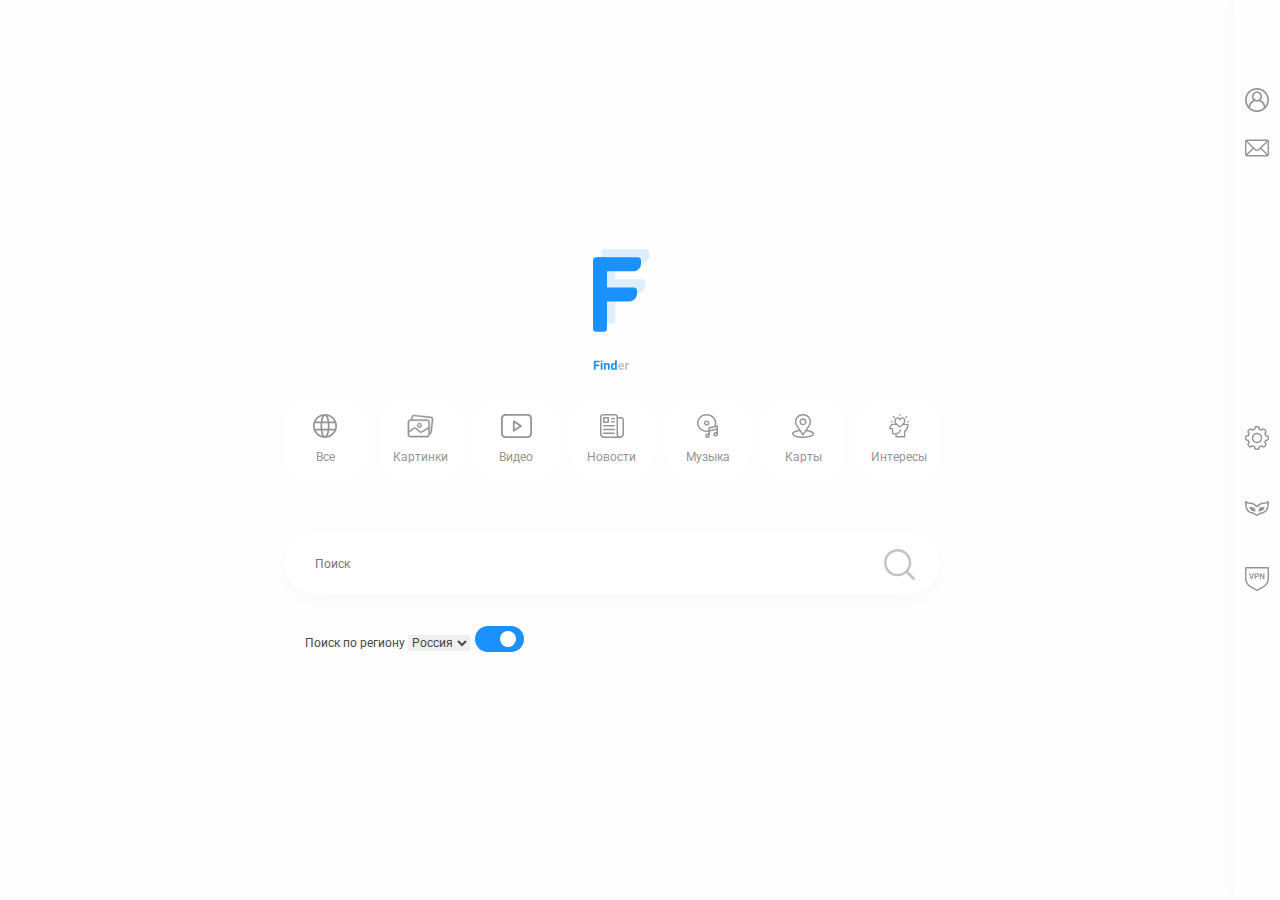
<file: index.html>
<!DOCTYPE html>
<html lang="en">
<head>
    <meta charset="UTF-8">
    <meta http-equiv="X-UA-Compatible" content="IE=edge">
    <meta name="viewport" content="width=device-width, initial-scale=1.0">
    <title>Finder - главная</title>
    <link rel="preconnect" href="https://fonts.gstatic.com">
    <link href="https://fonts.googleapis.com/css2?family=Roboto&display=swap" rel="stylesheet">
    <link rel="shortcut icon" href="img/favicon.ico">
    <link rel="stylesheet" href="css/style.css">
</head> 
<body>
    <div class="wrapper">
        <div class="overlay hidden"></div> 
        <div class="main-content"> 
            <main>
                <div class="container">
                    <a href="index.html" class="logo">
                        <img src="img/logo.svg" alt="Логотип" class="logo-img">
                        <img src="img/logo2.svg" alt="Логотип" id="small-logo-img">
                    </a>
                    <div class="main-features">
                        <div class="icons">
                                <ul class="icons-list">
                                    <li><a href="all.html" class="icons-links"><img src="icons/www.svg" alt="Иконка для категории поиска 'Все'">Все</a></li>
                                    <li><a href="pictures.html" class="icons-links"><img src="icons/gallery.svg" alt="Иконка для категории поиска 'Картинки'">Картинки</a></li>
                                    <li><a href="video.html" class="icons-links"><img src="icons/video.svg" alt="Иконка для категории поиска 'Видео'">Видео</a></li>
                                    <li><a href="news.php" class="icons-links"><img src="icons/news.svg" alt="Иконка для категории поиска 'Новости'">Новости</a></li>
                                    <li><a href="music.html" class="icons-links"><img src="icons/music.svg" alt="Иконка для категории поиска 'Музыка'">Музыка</a></li>
                                    <li><a href="maps.html" class="icons-links"><img src="icons/location.svg" alt="Иконка для категории поиска 'Карты'">Карты</a></li>
                                    <li><a href="interests.html" class="icons-links"><img src="icons/interest.svg" alt="Иконка для категории поиска 'Интересы'">Интересы</a></li>
                            </ul>
                        </div>
                        <div class="search">
                            <input name="search-bar" type="search" placeholder="Поиск">
                            <button id="search-button"><img src="icons/lupa.svg" alt="Искать"></button> 
                        </div>
                        <div class="search-filter">
                            <label for="region">
                                Поиск по региону
                                <select name="region-list" id="">
                                    <option value="Russia" selected>Россия</option>
                                    <option value="Europe">Европа</option>
                                    <option value="USA">США</option>
                                </select>
                            </label>
                            <input id="filter-activator" type="checkbox" class="toggle" name="region">
                        </div>
                    </div>
                </div> 
            </main>
        </div>
        <div class="sidebar">
            <section id="modal-more-settings" class="hidden modal settings-popup">
                <h5>Основные</h5>
                <ul class="main">
                    <li>
                        <label for="settings-region">
                            <p class="subtitle">Регион</p>
                            <p class="explanation">Показывать результаты, характерные для региона</p>
                        </label>
                        <input type="checkbox" class="toggle" name="change-region" id="settings-region"> 
                    </li>
                    <li>
                        <label for="settings-language">
                            <p class="subtitle">Язык интерфейса</p>
                            <p class="explanation">Изменить используемый язык</p>
                        </label>
                        <input type="checkbox" class="toggle" name="change-language" id="settings-language"> 
                    </li>
                    <li>
                        <label for="settings-save-search">
                            <p class="subtitle">Безопасный поиск</p>
                            <p class="explanation">Скрывать непристойные результаты</p>
                        </label>
                        <input type="checkbox" class="toggle" name="save-search" id="settings-region"> 
                    </li>
                    <li>
                        <label for="settings-cookie">
                            <p class="subtitle">Куки</p>
                            <p class="explanation">Показывать уведомления сайтов о использовании cookies</p>
                        </label>
                        <input type="checkbox" class="toggle" name="change-cookie" id="settings-cookie"> 
                    </li>
                    <li>
                        <label for="settings-tabs">
                            <p class="subtitle">Новая вкладка</p>
                            <p class="explanation">Открывать ссылки в новой вкладке</p>
                        </label>
                        <input type="checkbox" class="toggle" name="tabs" id="settings-tabs"> 
                    </li>
                </ul>
                <h5>Внешний вид</h5>
                <ul class="view">
                    <!-- <li></li> -->
                    <li>
                        <label for="set-font-size">
                            <p class="subtitle">Размер шрифта</p>
                            <p class="explanation">Изменить размер шрифта интерфейса</p>
                        </label>
                        <select name="font-size" id="set-font-size" class="settings-select">
                            <option selected value="12">12</option>
                            <option value="14">14</option>
                        </select>
                    </li>
                    <li>
                        <label for="set-results-on-page">
                            <p class="subtitle">Размер шрифта</p>
                            <p class="explanation">Изменить размер шрифта интерфейса</p>
                        </label>
                        <select name="results-on-page" id="set-results-on-page" class="settings-select">
                            <option selected value="12">10</option>
                            <option value="14">20</option>
                        </select>
                    </li>
                </ul>
                <h5>Аккаунт</h5>
                <ul class="account">
                    <li>
                        <button class="acc-settings">
                            <p class="subtitle">Пароль</p>
                            <p class="explanation">Изменить пароль</p>
                        </button> 
                    </li>
                    <li>
                        <button class="acc-settings">
                            <p class="subtitle">Имя</p>
                            <p class="explanation">Изменить имя</p>
                        </button> 
                    </li>
                    <li>
                        <button class="acc-settings">
                            <p class="subtitle">Почта</p>
                            <p class="explanation">Изменить электронный адрес</p>
                        </button> 
                    </li>
                </ul>
            </section>  
            <section id="modal-lk" class="hidden modal">
                <aside>
                    <figure>
                        <figure id="edit-photo">
                            <div id="user-avatar"></div>
                            <button id="add-photo">
                                <img  src="icons/camera.svg" alt="">
                            </button>
                        </figure>
                        <p id="user-nickname">
                            <span id="user-lname-output">Свистунова </span>
                            <span id="user-fname-output">Мария</span>
                        </p>
                        <p class="user-email">
                            mashasv@mail.com
                        </p>
                    </figure>
                    <ul class="control-btns title">
                        <li class="active" id="add-acc">Добавить аккаунт</li>
                        <li id="edit-acc">Редактировать</li>
                        <li id="admin-acc">
                            <a href="admin.html">Администрирование</a>
                        </li>
                    </ul>
                    <button id="exit-btn" class="title">Выйти</button>
                </aside>
                <section id="modal-settings" class="hidden modal settings-popup">
                    <h5>Внешний вид</h5>
                    <ul class="view">
                        <!-- <li></li> -->
                        <li>
                            <label for="font-size">Размер шрифта</label>
                            <select name="" id="font-size" class="settings-select">
                                <option selected value="12">12</option>
                                <option value="14">14</option>
                            </select>
                        </li>
                        <li>
                            <label for="results-on-page">Результатов на странице</label>
                            <select name="" id="results-on-page" class="settings-select">
                                <option selected value="12">10</option>
                                <option value="14">20</option>
                            </select>
                        </li>
                    </ul>
                    <h5>Основные</h5>
                    <ul class="main">
                        <li>
                            <label for="search-languag">Язык поиска</label>
                            <select name="" id="search-language" class="settings-select">
                                <option selected value="ru">Русский</option>
                                <option value="en">Английский</option>
                            </select>
                        </li>
                        <li>
                            <label for="interface-language">Язык интерфейса</label>
                            <select name="" id="interface-language" class="settings-select">
                                <option selected value="ru">Русский</option>
                                <option value="en">Английский</option>
                            </select>
                        </li>
                    </ul>
                    <button id="more-settings-btn" class="title">Больше настроек</button>
                </section>   
                <form id="field">
                    <h3 class="title">Добавление аккаунта</h3>
                    <fieldset>
                        <label>
                            Логин (электронная почта)
                            <input type="email" name="login" id="user-login" placeholder="example@mail.ru">
                        </label>
                        <label id="pass">
                            Пароль
                            <div class="passw">
                                <input type="password" name="password" id="user-password" value="fhjdfjfdjk">
                                <div class="eye">
                                    <img src="icons/view.svg" alt="">
                                </div>
                            </div>

                        </label>
                    </fieldset>
                    <fieldset>
                        <label>
                            Имя
                            <input type="password" name="user-name" id="user-first-name" placeholder="Валерий">
                        </label>
                        <label>
                            Фамилия
                            <input type="password" name="user-last-name" id="user-last-name" placeholder="Кормушкин">
                        </label>
                    </fieldset>
                    <button type="submit" class="title">Готово</button>
                </form>
            </section> 
            <aside class="aside-menu">
                <div class="sidebar-first">
                    <a href="" id="open-lk-modal" class="sidebar-link showing">
                        <div class="img">
                            <svg width="24" height="24" viewBox="0 0 24 24" fill="none" xmlns="http://www.w3.org/2000/svg">
                                <path d="M20.6703 3.69288C18.4051 1.3284 15.2709 -0.00600475 11.9965 2.0315e-05C5.37941 -0.00831435 0.00834381 5.34942 9.49964e-06 11.9669C-0.00410745 15.239 1.33009 18.3704 3.69271 20.6341C3.69959 20.6409 3.70215 20.6512 3.70898 20.6572C3.77837 20.7241 3.85378 20.7807 3.92406 20.8449C4.11686 21.0163 4.30965 21.1937 4.51274 21.3591C4.62154 21.4448 4.73465 21.5304 4.84606 21.6093C5.038 21.7523 5.22994 21.8954 5.43042 22.0274C5.56668 22.1131 5.70721 22.1988 5.84683 22.2845C6.03189 22.3959 6.21615 22.5081 6.40724 22.6101C6.5692 22.6958 6.73454 22.7695 6.89906 22.8475C7.079 22.9332 7.25638 23.0188 7.44059 23.0959C7.6248 23.1731 7.80991 23.2331 7.99668 23.2999C8.18345 23.3667 8.34456 23.4284 8.52365 23.4832C8.72588 23.5441 8.93324 23.5912 9.13888 23.6418C9.31024 23.6837 9.47647 23.7317 9.653 23.766C9.88947 23.8132 10.1294 23.8431 10.3694 23.8757C10.5176 23.8963 10.6624 23.9254 10.8123 23.94C11.2048 23.9786 11.6006 24 11.9999 24C12.3992 24 12.7951 23.9786 13.1875 23.94C13.3375 23.9254 13.4823 23.8963 13.6305 23.8757C13.8704 23.8431 14.1103 23.8132 14.3468 23.766C14.5182 23.7317 14.6896 23.6803 14.8609 23.6418C15.0666 23.5912 15.2739 23.5441 15.4762 23.4832C15.6553 23.4284 15.8283 23.3616 16.0031 23.2999C16.178 23.2382 16.3767 23.1714 16.5592 23.0959C16.7417 23.0205 16.9208 22.9323 17.1008 22.8475C17.2653 22.7695 17.4307 22.6958 17.5926 22.6101C17.7837 22.5081 17.9679 22.3959 18.153 22.2845C18.2927 22.1988 18.4332 22.1208 18.5694 22.0274C18.7699 21.8955 18.9619 21.7524 19.1538 21.6093C19.2652 21.5235 19.3782 21.4464 19.4871 21.3591C19.6902 21.1962 19.883 21.0232 20.0758 20.8449C20.146 20.7807 20.2214 20.7241 20.2908 20.6572C20.2977 20.6513 20.3003 20.641 20.3071 20.6341C25.0855 16.0562 25.248 8.47131 20.6703 3.69288ZM18.7444 19.7369C18.5884 19.874 18.4273 20.0043 18.2646 20.1303C18.1686 20.204 18.0726 20.2768 17.9741 20.3471C17.819 20.4593 17.6613 20.5656 17.5011 20.6675C17.3845 20.7421 17.2654 20.814 17.1454 20.8843C16.9946 20.97 16.8412 21.0557 16.6862 21.1414C16.549 21.2117 16.4094 21.2777 16.2689 21.3428C16.1284 21.4079 15.9733 21.4773 15.8216 21.5382C15.6699 21.599 15.5089 21.6564 15.3503 21.7095C15.2055 21.7592 15.0607 21.8106 14.9142 21.8543C14.7428 21.9057 14.5637 21.9477 14.3863 21.9906C14.2475 22.0231 14.1105 22.06 13.9699 22.0874C13.7668 22.1269 13.5595 22.1543 13.3513 22.1825C13.233 22.198 13.1157 22.2194 12.9965 22.2314C12.6675 22.2631 12.3341 22.282 11.9974 22.282C11.6607 22.282 11.3273 22.2631 10.9983 22.2314C10.8792 22.2194 10.7618 22.198 10.6435 22.1825C10.4353 22.1543 10.228 22.1269 10.0249 22.0874C9.88435 22.06 9.74724 22.0232 9.60847 21.9906C9.43109 21.9478 9.25456 21.9049 9.08064 21.8543C8.93414 21.8106 8.78929 21.7592 8.6445 21.7095C8.486 21.6547 8.32744 21.599 8.17321 21.5382C8.01897 21.4773 7.87332 21.4105 7.72592 21.3428C7.57851 21.2751 7.44571 21.2117 7.30865 21.1414C7.15356 21.0609 7.00018 20.976 6.84936 20.8843C6.72941 20.8141 6.61027 20.7421 6.49374 20.6675C6.33353 20.5656 6.17584 20.4593 6.02075 20.3471C5.92219 20.2768 5.82625 20.204 5.73025 20.1303C5.56743 20.0043 5.40637 19.8732 5.25043 19.7369C5.21272 19.7086 5.17843 19.6726 5.14163 19.6401C5.17994 16.7251 7.05249 14.1512 9.81411 13.2176C11.1949 13.8745 12.7981 13.8745 14.179 13.2176C16.9406 14.1512 18.8131 16.725 18.8515 19.6401C18.8155 19.6726 18.7812 19.7052 18.7444 19.7369ZM9.0086 6.8705C9.93637 5.22044 12.026 4.63495 13.676 5.56276C15.326 6.49057 15.9115 8.58031 14.9837 10.2304C14.6759 10.7779 14.2235 11.2302 13.676 11.5381C13.6717 11.5381 13.6666 11.5381 13.6615 11.5432C13.4342 11.6697 13.1941 11.7714 12.9451 11.8466C12.9006 11.8595 12.8594 11.8766 12.8123 11.8877C12.7266 11.91 12.6366 11.9254 12.5484 11.9408C12.3822 11.9699 12.214 11.9868 12.0454 11.9914H11.9477C11.7791 11.9868 11.6109 11.9699 11.4447 11.9408C11.359 11.9254 11.2682 11.91 11.1808 11.8877C11.1354 11.8766 11.0951 11.8595 11.048 11.8466C10.7991 11.7714 10.5589 11.6698 10.3317 11.5432L10.3163 11.5381C8.66629 10.6103 8.08083 8.52056 9.0086 6.8705ZM20.3715 17.9409C19.8217 15.3761 18.1328 13.2017 15.7839 12.0343C17.704 9.94258 17.565 6.6902 15.4733 4.76996C13.3817 2.84972 10.1294 2.9888 8.20926 5.08055C6.40413 7.04703 6.40413 10.0679 8.20926 12.0343C5.86034 13.2017 4.17148 15.3761 3.62162 17.9409C0.335893 13.3125 1.42417 6.89671 6.05238 3.61084C10.6806 0.324972 17.0961 1.4133 20.3818 6.0417C21.617 7.78159 22.28 9.86279 22.2789 11.9966C22.2789 14.1285 21.612 16.207 20.3715 17.9409Z" fill="#979494"/>
                            </svg>
                        </div>
                    </a>
                    <a href="email.html" class="sidebar-link">
                        <div class="img">
                            <svg width="24" height="18" viewBox="0 0 24 18" fill="none" xmlns="http://www.w3.org/2000/svg">
                                <path d="M21.8906 0.5625H2.10938C0.943922 0.5625 0 1.51228 0 2.67188V15.3281C0 16.4946 0.950859 17.4375 2.10938 17.4375H21.8906C23.0463 17.4375 24 16.4986 24 15.3281V2.67188C24 1.51434 23.0598 0.5625 21.8906 0.5625ZM21.5952 1.96875C21.1642 2.39742 13.7476 9.77499 13.4916 10.0297C13.0931 10.4281 12.5634 10.6475 12 10.6475C11.4366 10.6475 10.9069 10.4281 10.5071 10.0284C10.3349 9.85706 3.00014 2.56097 2.40478 1.96875H21.5952ZM1.40625 15.0419V2.95898L7.48303 9.00375L1.40625 15.0419ZM2.40567 16.0312L8.48006 9.99548L9.51408 11.0241C10.1781 11.6881 11.061 12.0538 12 12.0538C12.939 12.0538 13.8219 11.6881 14.4846 11.0254L15.5199 9.99548L21.5943 16.0312H2.40567ZM22.5938 15.0419L16.517 9.00375L22.5938 2.95898V15.0419Z" fill="#979494"/>
                            </svg>
                        </div>
                    </a>
                </div>
                <div class="sidebar-second">
                    <a href="" id="open-set-modal" class="sidebar-link showing">
                        <div class="img">
                            <svg width="24" height="24" viewBox="0 0 24 24" fill="none" xmlns="http://www.w3.org/2000/svg">
                                <path d="M12.7531 24H11.2469C10.0286 24 9.03745 23.0089 9.03745 21.7906V21.2811C8.51953 21.1156 8.01633 20.9067 7.53291 20.6565L7.17178 21.0177C6.29714 21.8934 4.89609 21.8677 4.04686 21.0173L2.98228 19.9528C2.13155 19.103 2.10708 17.7024 2.98256 16.8279L3.34341 16.467C3.09323 15.9836 2.88441 15.4805 2.71889 14.9625H2.20936C0.991172 14.9625 0 13.9714 0 12.7531V11.2469C0 10.0286 0.991172 9.0375 2.20941 9.0375H2.71894C2.88445 8.51953 3.09328 8.01638 3.34345 7.53295L2.98233 7.17188C2.10736 6.29784 2.1315 4.89712 2.98261 4.04695L4.04728 2.98233C4.89848 2.12995 6.2992 2.10867 7.17216 2.98261L7.53295 3.34341C8.01638 3.09328 8.51958 2.88441 9.0375 2.71889V2.20936C9.0375 0.991125 10.0286 0 11.2469 0H12.7531C13.9714 0 14.9625 0.991125 14.9625 2.20936V2.71894C15.4804 2.88441 15.9836 3.09328 16.467 3.34345L16.8282 2.98233C17.7028 2.10661 19.1039 2.1323 19.9531 2.98266L21.0177 4.04719C21.8684 4.89698 21.8929 6.29756 21.0174 7.17211L20.6565 7.53295C20.9067 8.01638 21.1155 8.51948 21.2811 9.0375H21.7906C23.0088 9.0375 24 10.0286 24 11.2469V12.7531C24 13.9714 23.0088 14.9625 21.7906 14.9625H21.2811C21.1155 15.4805 20.9067 15.9836 20.6565 16.467L21.0177 16.8282C21.8926 17.7022 21.8685 19.1029 21.0174 19.9531L19.9527 21.0177C19.1015 21.8701 17.7008 21.8914 16.8278 21.0174L16.467 20.6566C15.9836 20.9068 15.4804 21.1156 14.9625 21.2812V21.7907C14.9625 23.0089 13.9714 24 12.7531 24ZM7.76798 19.1798C8.43956 19.577 9.16238 19.8771 9.91631 20.0716C10.2268 20.1518 10.4438 20.4318 10.4438 20.7525V21.7906C10.4438 22.2335 10.8041 22.5938 11.2469 22.5938H12.7531C13.196 22.5938 13.5563 22.2335 13.5563 21.7906V20.7525C13.5563 20.4318 13.7732 20.1518 14.0837 20.0716C14.8377 19.8771 15.5605 19.577 16.2321 19.1798C16.5084 19.0164 16.8602 19.0609 17.0872 19.2879L17.8226 20.0233C18.1396 20.3407 18.6488 20.3334 18.9581 20.0236L20.0234 18.9584C20.3319 18.6502 20.3422 18.141 20.0237 17.8228L19.288 17.0871C19.061 16.8601 19.0166 16.5083 19.1799 16.232C19.5771 15.5605 19.8771 14.8377 20.0717 14.0837C20.1518 13.7732 20.4319 13.5563 20.7525 13.5563H21.7906C22.2335 13.5563 22.5938 13.196 22.5938 12.7532V11.2469C22.5938 10.8041 22.2335 10.4438 21.7906 10.4438H20.7525C20.4318 10.4438 20.1518 10.2269 20.0717 9.91641C19.8771 9.16242 19.5771 8.43961 19.1799 7.76808C19.0166 7.4918 19.061 7.13995 19.288 6.91298L20.0234 6.17756C20.3413 5.86003 20.333 5.35097 20.0237 5.04202L18.9585 3.97678C18.6497 3.66759 18.1404 3.65855 17.8229 3.9765L17.0872 4.7122C16.8603 4.93922 16.5083 4.98366 16.2321 4.82025C15.5605 4.42308 14.8377 4.12303 14.0838 3.92845C13.7733 3.84834 13.5563 3.56831 13.5563 3.24764V2.20936C13.5563 1.76653 13.196 1.40625 12.7532 1.40625H11.247C10.8041 1.40625 10.4438 1.76653 10.4438 2.20936V3.24755C10.4438 3.56822 10.2269 3.84825 9.91636 3.92836C9.16242 4.12294 8.43961 4.42298 7.76803 4.82016C7.49166 4.98352 7.13986 4.93908 6.91289 4.71211L6.17752 3.97669C5.86045 3.65925 5.35125 3.66661 5.04202 3.97636L3.97669 5.04164C3.66816 5.3498 3.65784 5.859 3.97641 6.17719L4.71211 6.91289C4.93908 7.13986 4.98352 7.4917 4.82016 7.76798C4.42298 8.43952 4.12298 9.16233 3.92841 9.91631C3.84825 10.2268 3.56822 10.4437 3.24759 10.4437H2.20941C1.76658 10.4437 1.40625 10.804 1.40625 11.2469V12.7531C1.40625 13.196 1.76658 13.5563 2.20941 13.5563H3.24755C3.56822 13.5563 3.8482 13.7732 3.92836 14.0836C4.12294 14.8376 4.42298 15.5604 4.82011 16.232C4.98347 16.5083 4.93903 16.8601 4.71206 17.0871L3.97664 17.8225C3.65873 18.14 3.66703 18.6491 3.97636 18.958L5.04159 20.0233C5.35036 20.3325 5.85961 20.3415 6.17714 20.0235L6.9128 19.2878C7.08005 19.1206 7.428 18.9788 7.76798 19.1798Z" fill="#979494"/>
                                <path d="M11.9997 17.2219C9.12032 17.2219 6.77783 14.8794 6.77783 12C6.77783 9.12067 9.12032 6.77814 11.9997 6.77814C14.8791 6.77814 17.2216 9.12067 17.2216 12C17.2216 14.8794 14.8791 17.2219 11.9997 17.2219ZM11.9997 8.18439C9.89572 8.18439 8.18408 9.89607 8.18408 12C8.18408 14.1039 9.89577 15.8156 11.9997 15.8156C14.1036 15.8156 15.8153 14.1039 15.8153 12C15.8153 9.89607 14.1037 8.18439 11.9997 8.18439Z" fill="#979494"/>
                            </svg>
                        </div>
                    </a>
                    <a href="" class="sidebar-link not-showing">
                        <div class="img">
                            <svg width="24" height="15" viewBox="0 0 24 15" fill="none" xmlns="http://www.w3.org/2000/svg">
                                <path d="M23.5285 0.0543528C23.2472 -0.0584345 22.9191 0.0118829 22.7067 0.233802C21.8951 1.08636 20.3556 1.50082 18.0001 1.50082C15.9933 1.50082 14.5504 2.68736 13.4972 3.55369C12.931 4.01951 12.3458 4.50063 12.0001 4.50063C11.6544 4.50063 11.0692 4.01951 10.503 3.55369C9.44981 2.68732 8.00691 1.50082 6.00007 1.50082C3.64458 1.50082 2.10505 1.08636 1.29351 0.233802C1.08039 0.0103935 0.754443 -0.060646 0.47173 0.0543528C0.18676 0.168629 0 0.444031 0 0.75089C0 5.52456 0.705338 11.1675 6.2029 12.4507C8.88944 13.0776 9.88701 13.8451 10.5476 14.3534C10.9798 14.686 11.3877 15.0001 12 15.0001C12.6123 15.0001 13.0203 14.6859 13.4524 14.3527C14.113 13.8451 15.1106 13.0769 17.7964 12.4499C23.2947 11.1668 24 5.52379 24 0.750845C24.0001 0.443986 23.8133 0.168629 23.5285 0.0543528ZM17.4552 10.9896C14.453 11.6898 13.254 12.6133 12.5377 13.1648C11.9649 13.6057 12.0352 13.6057 11.4625 13.1648C10.7462 12.6132 9.54716 11.6905 6.54424 10.9903C3.29078 10.2308 1.75342 7.57748 1.52929 2.20981C2.63157 2.7408 4.11107 3.00072 6.00002 3.00072C7.46928 3.00072 8.57522 3.91038 9.55081 4.7123C10.3558 5.37517 11.1167 6.00062 12 6.00062C12.8833 6.00062 13.6443 5.37512 14.4493 4.7123C15.4249 3.91038 16.5309 3.00072 18.0001 3.00072C19.889 3.00072 21.3685 2.7408 22.4708 2.20981C22.246 7.57748 20.7093 10.2301 17.4552 10.9896Z" fill="#979494"/>
                                <path d="M4.5 6.11428C4.5 6.11428 4.5 10.5001 10.5 10.5001C10.5 9.40356 10.5 8.30724 9.49997 7.21069C7.91891 5.477 4.5 6.11428 4.5 6.11428Z" fill="#979494"/>
                                <path d="M13.5 10.5003C19.5 10.5003 19.5 6.11447 19.5 6.11447C19.5 6.11447 16.0811 5.47724 14.5 7.21093C13.5 8.30748 13.5 9.40385 13.5 10.5003Z" fill="#979494"/>
                            </svg>
                        </div>
                    </a>
                    <a href="" class="sidebar-link not-showing">
                        <div class="img">
                            <svg width="24" height="24" viewBox="0 0 24 24" fill="none" xmlns="http://www.w3.org/2000/svg">
                                <path d="M23.2788 6.10352e-05H0.72142C0.322948 6.10352e-05 0 0.314819 0 0.703184V11.4718C0 15.2622 2.11297 18.7586 5.51436 20.5964L11.6502 23.9117C11.759 23.9705 11.8796 24 12 24C12.1204 24 12.241 23.9705 12.3498 23.9117L18.4856 20.5964C21.887 18.7586 24 15.2622 24 11.4718V0.703184C24.0002 0.314819 23.6771 6.10352e-05 23.2788 6.10352e-05ZM22.5573 11.4718C22.5573 14.7514 20.7292 17.7764 17.7862 19.3665L12 22.4929L6.2138 19.3665C3.271 17.7764 1.44284 14.7514 1.44284 11.4718V1.40631H22.5573V11.4718Z" fill="#979494"/>
                                <path d="M6.49756 10.6425L7.78662 6.36517H9.09131L7.11084 12.0527H5.88818L3.91553 6.36517H5.21631L6.49756 10.6425ZM10.8022 10.0488V12.0527H9.63037V6.36517H11.8491C12.2762 6.36517 12.6512 6.4433 12.9741 6.59955C13.2996 6.7558 13.5496 6.97845 13.7241 7.26752C13.8986 7.55398 13.9858 7.8808 13.9858 8.24799C13.9858 8.80528 13.7944 9.24538 13.4116 9.5683C13.0314 9.88861 12.5041 10.0488 11.8296 10.0488H10.8022ZM10.8022 9.09955H11.8491C12.159 9.09955 12.3947 9.02663 12.5562 8.8808C12.7202 8.73497 12.8022 8.52663 12.8022 8.2558C12.8022 7.97715 12.7202 7.75189 12.5562 7.58002C12.3921 7.40814 12.1655 7.3196 11.8765 7.31439H10.8022V9.09955ZM19.4194 12.0527H18.2476L15.9663 8.31049V12.0527H14.7944V6.36517H15.9663L18.2515 10.1152V6.36517H19.4194V12.0527Z" fill="#979494"/>
                            </svg>
                        </div>
                    </a>
                </div>
            </aside>
        </div>
  
    </div>
    <script src="js/index.js"></script>
</body>
</html>
</file>
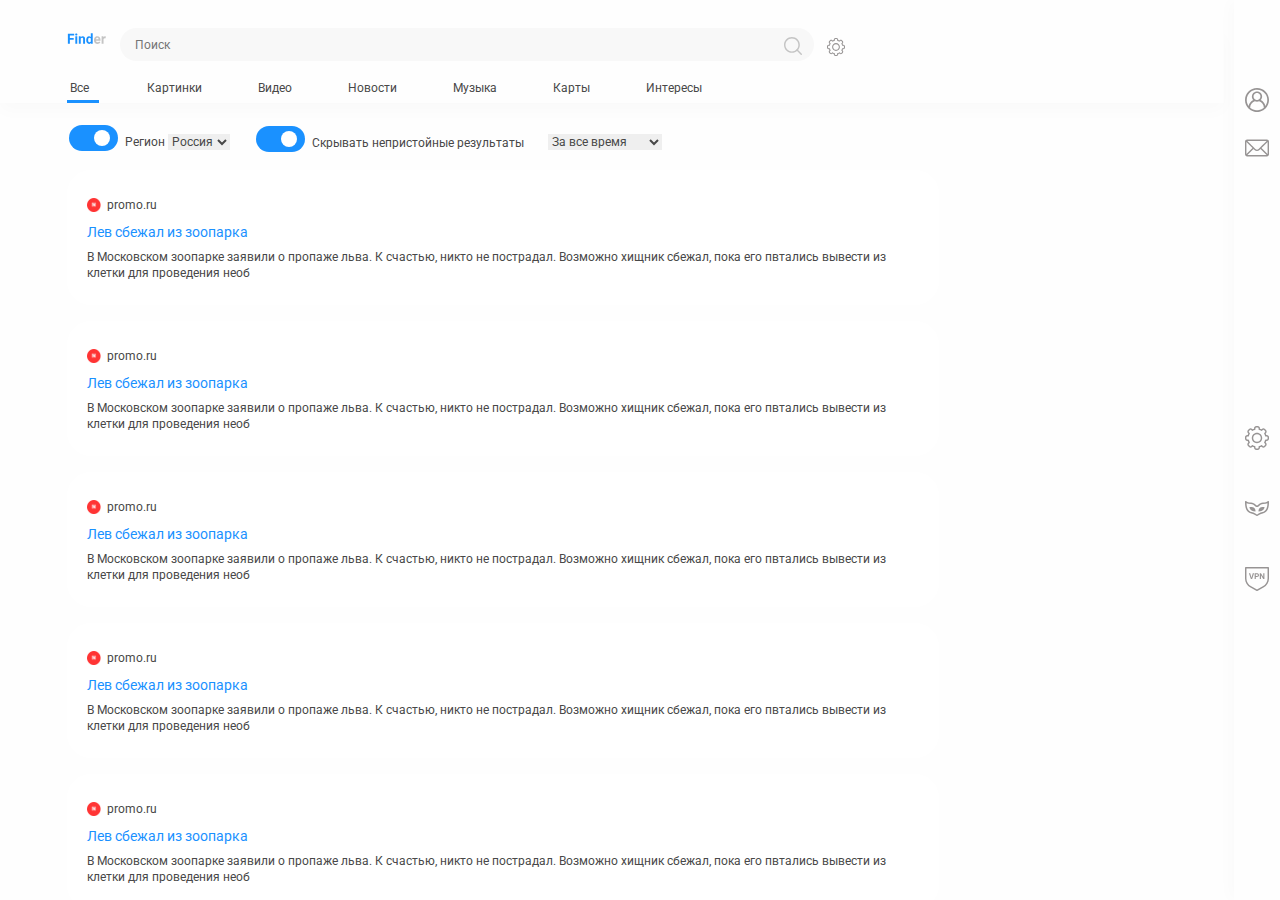
<file: all.html>
<!DOCTYPE html>
<html lang="en">
<head>
    <meta charset="UTF-8">
    <meta http-equiv="X-UA-Compatible" content="IE=edge">
    <meta name="viewport" content="width=device-width, initial-scale=1.0">
    <title>Finder - поиск</title>
    <link rel="preconnect" href="https://fonts.gstatic.com">
    <link href="https://fonts.googleapis.com/css2?family=Roboto&display=swap" rel="stylesheet">
    <link rel="shortcut icon" href="img/favicon.ico">
    <link rel="stylesheet" href="css/style.css"> 
</head>
<body> 
    <div class="wrapper">
        <div class="overlay hidden"></div>
        <div class="content">
           <header>
                <div class="container">
                    <form id="search-bar">
                        <section class="logo">
                            <a href="index.html">
                                <img src="img/logo2.svg" alt="logo">
                            </a>
                        </section>
                        <label>
                            <input type="search" id="search" placeholder="Поиск">
                            <button id="search-button"><img src="icons/lupa.svg" alt="Искать"></button>                            
                        </label>
                        <div class="settings">
                            <button id="show-settings" class="showing">
                                <div class="img">
                                    <svg width="24" height="24" viewBox="0 0 24 24" fill="none" xmlns="http://www.w3.org/2000/svg">
                                        <path d="M12.7531 24H11.2469C10.0286 24 9.03745 23.0089 9.03745 21.7906V21.2811C8.51953 21.1156 8.01633 20.9067 7.53291 20.6565L7.17178 21.0177C6.29714 21.8934 4.89609 21.8677 4.04686 21.0173L2.98228 19.9528C2.13155 19.103 2.10708 17.7024 2.98256 16.8279L3.34341 16.467C3.09323 15.9836 2.88441 15.4805 2.71889 14.9625H2.20936C0.991172 14.9625 0 13.9714 0 12.7531V11.2469C0 10.0286 0.991172 9.0375 2.20941 9.0375H2.71894C2.88445 8.51953 3.09328 8.01638 3.34345 7.53295L2.98233 7.17188C2.10736 6.29784 2.1315 4.89712 2.98261 4.04695L4.04728 2.98233C4.89848 2.12995 6.2992 2.10867 7.17216 2.98261L7.53295 3.34341C8.01638 3.09328 8.51958 2.88441 9.0375 2.71889V2.20936C9.0375 0.991125 10.0286 0 11.2469 0H12.7531C13.9714 0 14.9625 0.991125 14.9625 2.20936V2.71894C15.4804 2.88441 15.9836 3.09328 16.467 3.34345L16.8282 2.98233C17.7028 2.10661 19.1039 2.1323 19.9531 2.98266L21.0177 4.04719C21.8684 4.89698 21.8929 6.29756 21.0174 7.17211L20.6565 7.53295C20.9067 8.01638 21.1155 8.51948 21.2811 9.0375H21.7906C23.0088 9.0375 24 10.0286 24 11.2469V12.7531C24 13.9714 23.0088 14.9625 21.7906 14.9625H21.2811C21.1155 15.4805 20.9067 15.9836 20.6565 16.467L21.0177 16.8282C21.8926 17.7022 21.8685 19.1029 21.0174 19.9531L19.9527 21.0177C19.1015 21.8701 17.7008 21.8914 16.8278 21.0174L16.467 20.6566C15.9836 20.9068 15.4804 21.1156 14.9625 21.2812V21.7907C14.9625 23.0089 13.9714 24 12.7531 24ZM7.76798 19.1798C8.43956 19.577 9.16238 19.8771 9.91631 20.0716C10.2268 20.1518 10.4438 20.4318 10.4438 20.7525V21.7906C10.4438 22.2335 10.8041 22.5938 11.2469 22.5938H12.7531C13.196 22.5938 13.5563 22.2335 13.5563 21.7906V20.7525C13.5563 20.4318 13.7732 20.1518 14.0837 20.0716C14.8377 19.8771 15.5605 19.577 16.2321 19.1798C16.5084 19.0164 16.8602 19.0609 17.0872 19.2879L17.8226 20.0233C18.1396 20.3407 18.6488 20.3334 18.9581 20.0236L20.0234 18.9584C20.3319 18.6502 20.3422 18.141 20.0237 17.8228L19.288 17.0871C19.061 16.8601 19.0166 16.5083 19.1799 16.232C19.5771 15.5605 19.8771 14.8377 20.0717 14.0837C20.1518 13.7732 20.4319 13.5563 20.7525 13.5563H21.7906C22.2335 13.5563 22.5938 13.196 22.5938 12.7532V11.2469C22.5938 10.8041 22.2335 10.4438 21.7906 10.4438H20.7525C20.4318 10.4438 20.1518 10.2269 20.0717 9.91641C19.8771 9.16242 19.5771 8.43961 19.1799 7.76808C19.0166 7.4918 19.061 7.13995 19.288 6.91298L20.0234 6.17756C20.3413 5.86003 20.333 5.35097 20.0237 5.04202L18.9585 3.97678C18.6497 3.66759 18.1404 3.65855 17.8229 3.9765L17.0872 4.7122C16.8603 4.93922 16.5083 4.98366 16.2321 4.82025C15.5605 4.42308 14.8377 4.12303 14.0838 3.92845C13.7733 3.84834 13.5563 3.56831 13.5563 3.24764V2.20936C13.5563 1.76653 13.196 1.40625 12.7532 1.40625H11.247C10.8041 1.40625 10.4438 1.76653 10.4438 2.20936V3.24755C10.4438 3.56822 10.2269 3.84825 9.91636 3.92836C9.16242 4.12294 8.43961 4.42298 7.76803 4.82016C7.49166 4.98352 7.13986 4.93908 6.91289 4.71211L6.17752 3.97669C5.86045 3.65925 5.35125 3.66661 5.04202 3.97636L3.97669 5.04164C3.66816 5.3498 3.65784 5.859 3.97641 6.17719L4.71211 6.91289C4.93908 7.13986 4.98352 7.4917 4.82016 7.76798C4.42298 8.43952 4.12298 9.16233 3.92841 9.91631C3.84825 10.2268 3.56822 10.4437 3.24759 10.4437H2.20941C1.76658 10.4437 1.40625 10.804 1.40625 11.2469V12.7531C1.40625 13.196 1.76658 13.5563 2.20941 13.5563H3.24755C3.56822 13.5563 3.8482 13.7732 3.92836 14.0836C4.12294 14.8376 4.42298 15.5604 4.82011 16.232C4.98347 16.5083 4.93903 16.8601 4.71206 17.0871L3.97664 17.8225C3.65873 18.14 3.66703 18.6491 3.97636 18.958L5.04159 20.0233C5.35036 20.3325 5.85961 20.3415 6.17714 20.0235L6.9128 19.2878C7.08005 19.1206 7.428 18.9788 7.76798 19.1798Z" fill="#979494"/>
                                        <path d="M11.9997 17.2219C9.12032 17.2219 6.77783 14.8794 6.77783 12C6.77783 9.12067 9.12032 6.77814 11.9997 6.77814C14.8791 6.77814 17.2216 9.12067 17.2216 12C17.2216 14.8794 14.8791 17.2219 11.9997 17.2219ZM11.9997 8.18439C9.89572 8.18439 8.18408 9.89607 8.18408 12C8.18408 14.1039 9.89577 15.8156 11.9997 15.8156C14.1036 15.8156 15.8153 14.1039 15.8153 12C15.8153 9.89607 14.1037 8.18439 11.9997 8.18439Z" fill="#979494"/>
                                    </svg> 
                                </div>
                            </button> 
                            <section id="modal-settings" class="hidden modal settings-popup">
                                <h5>Внешний вид</h5>
                                <ul class="view">
                                    <!-- <li></li> -->
                                    <li>
                                        <label for="font-size">Размер шрифта</label>
                                        <select name="" id="font-size" class="settings-select">
                                            <option selected value="12">12</option>
                                            <option value="14">14</option>
                                        </select>
                                    </li>
                                    <li>
                                        <label for="results-on-page">Результатов на странице</label>
                                        <select name="" id="results-on-page" class="settings-select">
                                            <option selected value="12">10</option>
                                            <option value="14">20</option>
                                        </select>
                                    </li>
                                </ul>
                                <h5>Основные</h5>
                                <ul class="main">
                                    <li>
                                        <label for="search-languag">Язык поиска</label>
                                        <select name="" id="search-language" class="settings-select">
                                            <option selected value="ru">Русский</option>
                                            <option value="en">Английский</option>
                                        </select>
                                    </li>
                                    <li>
                                        <label for="interface-language">Язык интерфейса</label>
                                        <select name="" id="interface-language" class="settings-select">
                                            <option selected value="ru">Русский</option>
                                            <option value="en">Английский</option>
                                        </select>
                                    </li>
                                </ul>
                                <button id="more-settings-btn" class="title">Больше настроек</button>
                            </section>                            
                        </div>

                    </form>
                    <nav>
                        <ul class="header-nav">
                            <li class="header-link active"><a href="all.html">Все</a></li>
                            <li class="header-link"><a href="pictures.html">Картинки</a></li>
                            <li class="header-link"><a href="video.html">Видео</a></li>
                            <li class="header-link"><a href="news.html">Новости</a></li>
                            <li class="header-link"><a href="music.html">Музыка</a></li>
                            <li class="header-link"><a href="maps.html">Карты</a></li>
                            <li class="header-link"><a href="interests.html">Интересы</a></li>
                        </ul>
                    </nav>
                </div>
            </header> 
            <main>
                <div class="container">
                    <section class="filters">
                        <div class="search-region">
                            <label>
                                <input type="checkbox" class="toggle" name="activate-search-region" id="search-region-activator">
                                Регион
                                <select name="region" id="search-region">
                                    <option value="Russia" selected>Россия</option>
                                    <option value="Europe">Европа</option>
                                    <option value="USA">США</option>
                                </select>
                            </label>
                        </div>
                        <label>
                            <input type="checkbox" class="toggle" name="activate-safe-mode" id="safe-mode">
                            Скрывать непристойные результаты
                        </label>
                        <select name="date-filter" id="post-date-filter">
                            <option value="all" selected>За все время</option>
                            <option value="new">Сначала новые</option>
                            <option value="old">Сначала старые</option>
                        </select>
                    </section>
                    <section>
                        <ul class="post-list">
                            <li class="post">
                                <a class="ver-post" href="">
                                    <p class="info">
                                        <img src="img/favicon2.png" alt="">
                                        <span class="source">promo.ru</span>
                                    </p>
                                    <h3>Лев сбежал из зоопарка</h3>
                                    <p class="description">В Московском зоопарке заявили о пропаже льва. К счастью, никто не пострадал. 
                                        Возможно хищник сбежал, пока его пвтались вывести из клетки для проведения необ
                                    </p>
                                </a>
                            </li> 
                            <li class="post">
                                <a class="ver-post" href="">
                                    <p class="info">
                                        <img src="img/favicon2.png" alt="">
                                        <span class="source">promo.ru</span>
                                    </p>
                                    <h3>Лев сбежал из зоопарка</h3>
                                    <p class="description">В Московском зоопарке заявили о пропаже льва. К счастью, никто не пострадал. 
                                        Возможно хищник сбежал, пока его пвтались вывести из клетки для проведения необ
                                    </p>
                                </a>
                            </li>
                            <li class="post">
                                <a class="ver-post" href="">
                                    <p class="info">
                                        <img src="img/favicon2.png" alt="">
                                        <span class="source">promo.ru</span>
                                    </p>
                                    <h3>Лев сбежал из зоопарка</h3>
                                    <p class="description">В Московском зоопарке заявили о пропаже льва. К счастью, никто не пострадал. 
                                        Возможно хищник сбежал, пока его пвтались вывести из клетки для проведения необ
                                    </p>
                                </a>
                            </li>
                            <li class="post">
                                <a class="ver-post" href="">
                                    <p class="info">
                                        <img src="img/favicon2.png" alt="">
                                        <span class="source">promo.ru</span>
                                    </p>
                                    <h3>Лев сбежал из зоопарка</h3>
                                    <p class="description">В Московском зоопарке заявили о пропаже льва. К счастью, никто не пострадал. 
                                        Возможно хищник сбежал, пока его пвтались вывести из клетки для проведения необ
                                    </p>
                                </a>
                            </li>
                            <li class="post">
                                <a class="ver-post" href="">
                                    <p class="info">
                                        <img src="img/favicon2.png" alt="">
                                        <span class="source">promo.ru</span>
                                    </p>
                                    <h3>Лев сбежал из зоопарка</h3>
                                    <p class="description">В Московском зоопарке заявили о пропаже льва. К счастью, никто не пострадал. 
                                        Возможно хищник сбежал, пока его пвтались вывести из клетки для проведения необ
                                    </p>
                                </a>
                            </li>
                        </ul>

                    </section>
                </div>
                
            </main>    
        </div>
        <div class="sidebar">
            <section id="modal-more-settings" class="hidden modal settings-popup">
                <h5>Основные</h5>
                <ul class="main">
                    <li>
                        <label for="settings-region">
                            <p class="subtitle">Регион</p>
                            <p class="explanation">Показывать результаты, характерные для региона</p>
                        </label>
                        <input type="checkbox" class="toggle" name="change-region" id="settings-region"> 
                    </li>
                    <li>
                        <label for="settings-language">
                            <p class="subtitle">Язык интерфейса</p>
                            <p class="explanation">Изменить используемый язык</p>
                        </label>
                        <input type="checkbox" class="toggle" name="change-language" id="settings-language"> 
                    </li>
                    <li>
                        <label for="settings-save-search">
                            <p class="subtitle">Безопасный поиск</p>
                            <p class="explanation">Скрывать непристойные результаты</p>
                        </label>
                        <input type="checkbox" class="toggle" name="save-search" id="settings-region"> 
                    </li>
                    <li>
                        <label for="settings-cookie">
                            <p class="subtitle">Куки</p>
                            <p class="explanation">Показывать уведомления сайтов о использовании cookies</p>
                        </label>
                        <input type="checkbox" class="toggle" name="change-cookie" id="settings-cookie"> 
                    </li>
                    <li>
                        <label for="settings-tabs">
                            <p class="subtitle">Новая вкладка</p>
                            <p class="explanation">Открывать ссылки в новой вкладке</p>
                        </label>
                        <input type="checkbox" class="toggle" name="tabs" id="settings-tabs"> 
                    </li>
                </ul>
                <h5>Внешний вид</h5>
                <ul class="view">
                    <!-- <li></li> -->
                    <li>
                        <label for="set-font-size">
                            <p class="subtitle">Размер шрифта</p>
                            <p class="explanation">Изменить размер шрифта интерфейса</p>
                        </label>
                        <select name="font-size" id="set-font-size" class="settings-select">
                            <option selected value="12">12</option>
                            <option value="14">14</option>
                        </select>
                    </li>
                    <li>
                        <label for="set-results-on-page">
                            <p class="subtitle">Размер шрифта</p>
                            <p class="explanation">Изменить размер шрифта интерфейса</p>
                        </label>
                        <select name="results-on-page" id="set-results-on-page" class="settings-select">
                            <option selected value="12">10</option>
                            <option value="14">20</option>
                        </select>
                    </li>
                </ul>
                <h5>Аккаунт</h5>
                <ul class="account">
                    <li>
                        <button class="acc-settings">
                            <p class="subtitle">Пароль</p>
                            <p class="explanation">Изменить пароль</p>
                        </button> 
                    </li>
                    <li>
                        <button class="acc-settings">
                            <p class="subtitle">Имя</p>
                            <p class="explanation">Изменить имя</p>
                        </button> 
                    </li>
                    <li>
                        <button class="acc-settings">
                            <p class="subtitle">Почта</p>
                            <p class="explanation">Изменить электронный адрес</p>
                        </button> 
                    </li>
                </ul>
            </section>  
            <section id="modal-lk" class="hidden modal">
                <aside>
                    <figure>
                        <figure id="edit-photo">
                            <div id="user-avatar"></div>
                            <button id="add-photo">
                                <img  src="icons/camera.svg" alt="">
                            </button>
                        </figure>
                        <p id="user-nickname">
                            <span id="user-lname-output">Свистунова </span>
                            <span id="user-fname-output">Мария</span>
                        </p>
                        <p class="user-email">
                            mashasv@mail.com
                        </p>
                    </figure>
                    <ul class="control-btns title">
                        <li class="active" id="add-acc">Добавить аккаунт</li>
                        <li id="edit-acc">Редактировать</li>
                        <li id="admin-acc">
                            <a href="admin.html">Администрирование</a>
                        </li>
                    </ul>
                    <button id="exit-btn" class="title">Выйти</button>
                </aside>
                <form id="field">
                    <h3 class="title">Добавление аккаунта</h3>
                    <fieldset>
                        <label>
                            Логин (электронная почта)
                            <input type="email" name="login" id="user-login" placeholder="example@mail.ru">
                        </label>
                        <label id="pass">
                            Пароль
                            <div class="passw">
                                <input type="password" name="password" id="user-password" value="fhjdfjfdjk">
                                <div class="eye">
                                    <img src="icons/view.svg" alt="">
                                </div>
                            </div>

                        </label>
                    </fieldset>
                    <fieldset>
                        <label>
                            Имя
                            <input type="password" name="user-name" id="user-first-name" placeholder="Валерий">
                        </label>
                        <label>
                            Фамилия
                            <input type="password" name="user-last-name" id="user-last-name" placeholder="Кормушкин">
                        </label>
                    </fieldset>
                    <button type="submit" class="title">Готово</button>
                </form>
            </section> 
            <aside class="aside-menu">
                <div class="sidebar-first">
                    <a href="" id="open-lk-modal" class="sidebar-link showing">
                        <div class="img">
                            <svg width="24" height="24" viewBox="0 0 24 24" fill="none" xmlns="http://www.w3.org/2000/svg">
                                <path d="M20.6703 3.69288C18.4051 1.3284 15.2709 -0.00600475 11.9965 2.0315e-05C5.37941 -0.00831435 0.00834381 5.34942 9.49964e-06 11.9669C-0.00410745 15.239 1.33009 18.3704 3.69271 20.6341C3.69959 20.6409 3.70215 20.6512 3.70898 20.6572C3.77837 20.7241 3.85378 20.7807 3.92406 20.8449C4.11686 21.0163 4.30965 21.1937 4.51274 21.3591C4.62154 21.4448 4.73465 21.5304 4.84606 21.6093C5.038 21.7523 5.22994 21.8954 5.43042 22.0274C5.56668 22.1131 5.70721 22.1988 5.84683 22.2845C6.03189 22.3959 6.21615 22.5081 6.40724 22.6101C6.5692 22.6958 6.73454 22.7695 6.89906 22.8475C7.079 22.9332 7.25638 23.0188 7.44059 23.0959C7.6248 23.1731 7.80991 23.2331 7.99668 23.2999C8.18345 23.3667 8.34456 23.4284 8.52365 23.4832C8.72588 23.5441 8.93324 23.5912 9.13888 23.6418C9.31024 23.6837 9.47647 23.7317 9.653 23.766C9.88947 23.8132 10.1294 23.8431 10.3694 23.8757C10.5176 23.8963 10.6624 23.9254 10.8123 23.94C11.2048 23.9786 11.6006 24 11.9999 24C12.3992 24 12.7951 23.9786 13.1875 23.94C13.3375 23.9254 13.4823 23.8963 13.6305 23.8757C13.8704 23.8431 14.1103 23.8132 14.3468 23.766C14.5182 23.7317 14.6896 23.6803 14.8609 23.6418C15.0666 23.5912 15.2739 23.5441 15.4762 23.4832C15.6553 23.4284 15.8283 23.3616 16.0031 23.2999C16.178 23.2382 16.3767 23.1714 16.5592 23.0959C16.7417 23.0205 16.9208 22.9323 17.1008 22.8475C17.2653 22.7695 17.4307 22.6958 17.5926 22.6101C17.7837 22.5081 17.9679 22.3959 18.153 22.2845C18.2927 22.1988 18.4332 22.1208 18.5694 22.0274C18.7699 21.8955 18.9619 21.7524 19.1538 21.6093C19.2652 21.5235 19.3782 21.4464 19.4871 21.3591C19.6902 21.1962 19.883 21.0232 20.0758 20.8449C20.146 20.7807 20.2214 20.7241 20.2908 20.6572C20.2977 20.6513 20.3003 20.641 20.3071 20.6341C25.0855 16.0562 25.248 8.47131 20.6703 3.69288ZM18.7444 19.7369C18.5884 19.874 18.4273 20.0043 18.2646 20.1303C18.1686 20.204 18.0726 20.2768 17.9741 20.3471C17.819 20.4593 17.6613 20.5656 17.5011 20.6675C17.3845 20.7421 17.2654 20.814 17.1454 20.8843C16.9946 20.97 16.8412 21.0557 16.6862 21.1414C16.549 21.2117 16.4094 21.2777 16.2689 21.3428C16.1284 21.4079 15.9733 21.4773 15.8216 21.5382C15.6699 21.599 15.5089 21.6564 15.3503 21.7095C15.2055 21.7592 15.0607 21.8106 14.9142 21.8543C14.7428 21.9057 14.5637 21.9477 14.3863 21.9906C14.2475 22.0231 14.1105 22.06 13.9699 22.0874C13.7668 22.1269 13.5595 22.1543 13.3513 22.1825C13.233 22.198 13.1157 22.2194 12.9965 22.2314C12.6675 22.2631 12.3341 22.282 11.9974 22.282C11.6607 22.282 11.3273 22.2631 10.9983 22.2314C10.8792 22.2194 10.7618 22.198 10.6435 22.1825C10.4353 22.1543 10.228 22.1269 10.0249 22.0874C9.88435 22.06 9.74724 22.0232 9.60847 21.9906C9.43109 21.9478 9.25456 21.9049 9.08064 21.8543C8.93414 21.8106 8.78929 21.7592 8.6445 21.7095C8.486 21.6547 8.32744 21.599 8.17321 21.5382C8.01897 21.4773 7.87332 21.4105 7.72592 21.3428C7.57851 21.2751 7.44571 21.2117 7.30865 21.1414C7.15356 21.0609 7.00018 20.976 6.84936 20.8843C6.72941 20.8141 6.61027 20.7421 6.49374 20.6675C6.33353 20.5656 6.17584 20.4593 6.02075 20.3471C5.92219 20.2768 5.82625 20.204 5.73025 20.1303C5.56743 20.0043 5.40637 19.8732 5.25043 19.7369C5.21272 19.7086 5.17843 19.6726 5.14163 19.6401C5.17994 16.7251 7.05249 14.1512 9.81411 13.2176C11.1949 13.8745 12.7981 13.8745 14.179 13.2176C16.9406 14.1512 18.8131 16.725 18.8515 19.6401C18.8155 19.6726 18.7812 19.7052 18.7444 19.7369ZM9.0086 6.8705C9.93637 5.22044 12.026 4.63495 13.676 5.56276C15.326 6.49057 15.9115 8.58031 14.9837 10.2304C14.6759 10.7779 14.2235 11.2302 13.676 11.5381C13.6717 11.5381 13.6666 11.5381 13.6615 11.5432C13.4342 11.6697 13.1941 11.7714 12.9451 11.8466C12.9006 11.8595 12.8594 11.8766 12.8123 11.8877C12.7266 11.91 12.6366 11.9254 12.5484 11.9408C12.3822 11.9699 12.214 11.9868 12.0454 11.9914H11.9477C11.7791 11.9868 11.6109 11.9699 11.4447 11.9408C11.359 11.9254 11.2682 11.91 11.1808 11.8877C11.1354 11.8766 11.0951 11.8595 11.048 11.8466C10.7991 11.7714 10.5589 11.6698 10.3317 11.5432L10.3163 11.5381C8.66629 10.6103 8.08083 8.52056 9.0086 6.8705ZM20.3715 17.9409C19.8217 15.3761 18.1328 13.2017 15.7839 12.0343C17.704 9.94258 17.565 6.6902 15.4733 4.76996C13.3817 2.84972 10.1294 2.9888 8.20926 5.08055C6.40413 7.04703 6.40413 10.0679 8.20926 12.0343C5.86034 13.2017 4.17148 15.3761 3.62162 17.9409C0.335893 13.3125 1.42417 6.89671 6.05238 3.61084C10.6806 0.324972 17.0961 1.4133 20.3818 6.0417C21.617 7.78159 22.28 9.86279 22.2789 11.9966C22.2789 14.1285 21.612 16.207 20.3715 17.9409Z" fill="#979494"/>
                            </svg>
                        </div>
                    </a>
                    <a href="email.html" class="sidebar-link">
                        <div class="img">
                            <svg width="24" height="18" viewBox="0 0 24 18" fill="none" xmlns="http://www.w3.org/2000/svg">
                                <path d="M21.8906 0.5625H2.10938C0.943922 0.5625 0 1.51228 0 2.67188V15.3281C0 16.4946 0.950859 17.4375 2.10938 17.4375H21.8906C23.0463 17.4375 24 16.4986 24 15.3281V2.67188C24 1.51434 23.0598 0.5625 21.8906 0.5625ZM21.5952 1.96875C21.1642 2.39742 13.7476 9.77499 13.4916 10.0297C13.0931 10.4281 12.5634 10.6475 12 10.6475C11.4366 10.6475 10.9069 10.4281 10.5071 10.0284C10.3349 9.85706 3.00014 2.56097 2.40478 1.96875H21.5952ZM1.40625 15.0419V2.95898L7.48303 9.00375L1.40625 15.0419ZM2.40567 16.0312L8.48006 9.99548L9.51408 11.0241C10.1781 11.6881 11.061 12.0538 12 12.0538C12.939 12.0538 13.8219 11.6881 14.4846 11.0254L15.5199 9.99548L21.5943 16.0312H2.40567ZM22.5938 15.0419L16.517 9.00375L22.5938 2.95898V15.0419Z" fill="#979494"/>
                            </svg>
                        </div>
                    </a>
                </div>
                <div class="sidebar-second">
                    <a href="" id="open-set-modal" class="sidebar-link showing">
                        <div class="img">
                            <svg width="24" height="24" viewBox="0 0 24 24" fill="none" xmlns="http://www.w3.org/2000/svg">
                                <path d="M12.7531 24H11.2469C10.0286 24 9.03745 23.0089 9.03745 21.7906V21.2811C8.51953 21.1156 8.01633 20.9067 7.53291 20.6565L7.17178 21.0177C6.29714 21.8934 4.89609 21.8677 4.04686 21.0173L2.98228 19.9528C2.13155 19.103 2.10708 17.7024 2.98256 16.8279L3.34341 16.467C3.09323 15.9836 2.88441 15.4805 2.71889 14.9625H2.20936C0.991172 14.9625 0 13.9714 0 12.7531V11.2469C0 10.0286 0.991172 9.0375 2.20941 9.0375H2.71894C2.88445 8.51953 3.09328 8.01638 3.34345 7.53295L2.98233 7.17188C2.10736 6.29784 2.1315 4.89712 2.98261 4.04695L4.04728 2.98233C4.89848 2.12995 6.2992 2.10867 7.17216 2.98261L7.53295 3.34341C8.01638 3.09328 8.51958 2.88441 9.0375 2.71889V2.20936C9.0375 0.991125 10.0286 0 11.2469 0H12.7531C13.9714 0 14.9625 0.991125 14.9625 2.20936V2.71894C15.4804 2.88441 15.9836 3.09328 16.467 3.34345L16.8282 2.98233C17.7028 2.10661 19.1039 2.1323 19.9531 2.98266L21.0177 4.04719C21.8684 4.89698 21.8929 6.29756 21.0174 7.17211L20.6565 7.53295C20.9067 8.01638 21.1155 8.51948 21.2811 9.0375H21.7906C23.0088 9.0375 24 10.0286 24 11.2469V12.7531C24 13.9714 23.0088 14.9625 21.7906 14.9625H21.2811C21.1155 15.4805 20.9067 15.9836 20.6565 16.467L21.0177 16.8282C21.8926 17.7022 21.8685 19.1029 21.0174 19.9531L19.9527 21.0177C19.1015 21.8701 17.7008 21.8914 16.8278 21.0174L16.467 20.6566C15.9836 20.9068 15.4804 21.1156 14.9625 21.2812V21.7907C14.9625 23.0089 13.9714 24 12.7531 24ZM7.76798 19.1798C8.43956 19.577 9.16238 19.8771 9.91631 20.0716C10.2268 20.1518 10.4438 20.4318 10.4438 20.7525V21.7906C10.4438 22.2335 10.8041 22.5938 11.2469 22.5938H12.7531C13.196 22.5938 13.5563 22.2335 13.5563 21.7906V20.7525C13.5563 20.4318 13.7732 20.1518 14.0837 20.0716C14.8377 19.8771 15.5605 19.577 16.2321 19.1798C16.5084 19.0164 16.8602 19.0609 17.0872 19.2879L17.8226 20.0233C18.1396 20.3407 18.6488 20.3334 18.9581 20.0236L20.0234 18.9584C20.3319 18.6502 20.3422 18.141 20.0237 17.8228L19.288 17.0871C19.061 16.8601 19.0166 16.5083 19.1799 16.232C19.5771 15.5605 19.8771 14.8377 20.0717 14.0837C20.1518 13.7732 20.4319 13.5563 20.7525 13.5563H21.7906C22.2335 13.5563 22.5938 13.196 22.5938 12.7532V11.2469C22.5938 10.8041 22.2335 10.4438 21.7906 10.4438H20.7525C20.4318 10.4438 20.1518 10.2269 20.0717 9.91641C19.8771 9.16242 19.5771 8.43961 19.1799 7.76808C19.0166 7.4918 19.061 7.13995 19.288 6.91298L20.0234 6.17756C20.3413 5.86003 20.333 5.35097 20.0237 5.04202L18.9585 3.97678C18.6497 3.66759 18.1404 3.65855 17.8229 3.9765L17.0872 4.7122C16.8603 4.93922 16.5083 4.98366 16.2321 4.82025C15.5605 4.42308 14.8377 4.12303 14.0838 3.92845C13.7733 3.84834 13.5563 3.56831 13.5563 3.24764V2.20936C13.5563 1.76653 13.196 1.40625 12.7532 1.40625H11.247C10.8041 1.40625 10.4438 1.76653 10.4438 2.20936V3.24755C10.4438 3.56822 10.2269 3.84825 9.91636 3.92836C9.16242 4.12294 8.43961 4.42298 7.76803 4.82016C7.49166 4.98352 7.13986 4.93908 6.91289 4.71211L6.17752 3.97669C5.86045 3.65925 5.35125 3.66661 5.04202 3.97636L3.97669 5.04164C3.66816 5.3498 3.65784 5.859 3.97641 6.17719L4.71211 6.91289C4.93908 7.13986 4.98352 7.4917 4.82016 7.76798C4.42298 8.43952 4.12298 9.16233 3.92841 9.91631C3.84825 10.2268 3.56822 10.4437 3.24759 10.4437H2.20941C1.76658 10.4437 1.40625 10.804 1.40625 11.2469V12.7531C1.40625 13.196 1.76658 13.5563 2.20941 13.5563H3.24755C3.56822 13.5563 3.8482 13.7732 3.92836 14.0836C4.12294 14.8376 4.42298 15.5604 4.82011 16.232C4.98347 16.5083 4.93903 16.8601 4.71206 17.0871L3.97664 17.8225C3.65873 18.14 3.66703 18.6491 3.97636 18.958L5.04159 20.0233C5.35036 20.3325 5.85961 20.3415 6.17714 20.0235L6.9128 19.2878C7.08005 19.1206 7.428 18.9788 7.76798 19.1798Z" fill="#979494"/>
                                <path d="M11.9997 17.2219C9.12032 17.2219 6.77783 14.8794 6.77783 12C6.77783 9.12067 9.12032 6.77814 11.9997 6.77814C14.8791 6.77814 17.2216 9.12067 17.2216 12C17.2216 14.8794 14.8791 17.2219 11.9997 17.2219ZM11.9997 8.18439C9.89572 8.18439 8.18408 9.89607 8.18408 12C8.18408 14.1039 9.89577 15.8156 11.9997 15.8156C14.1036 15.8156 15.8153 14.1039 15.8153 12C15.8153 9.89607 14.1037 8.18439 11.9997 8.18439Z" fill="#979494"/>
                            </svg>
                        </div>
                    </a>
                    <a href="" class="sidebar-link not-showing">
                        <div class="img">
                            <svg width="24" height="15" viewBox="0 0 24 15" fill="none" xmlns="http://www.w3.org/2000/svg">
                                <path d="M23.5285 0.0543528C23.2472 -0.0584345 22.9191 0.0118829 22.7067 0.233802C21.8951 1.08636 20.3556 1.50082 18.0001 1.50082C15.9933 1.50082 14.5504 2.68736 13.4972 3.55369C12.931 4.01951 12.3458 4.50063 12.0001 4.50063C11.6544 4.50063 11.0692 4.01951 10.503 3.55369C9.44981 2.68732 8.00691 1.50082 6.00007 1.50082C3.64458 1.50082 2.10505 1.08636 1.29351 0.233802C1.08039 0.0103935 0.754443 -0.060646 0.47173 0.0543528C0.18676 0.168629 0 0.444031 0 0.75089C0 5.52456 0.705338 11.1675 6.2029 12.4507C8.88944 13.0776 9.88701 13.8451 10.5476 14.3534C10.9798 14.686 11.3877 15.0001 12 15.0001C12.6123 15.0001 13.0203 14.6859 13.4524 14.3527C14.113 13.8451 15.1106 13.0769 17.7964 12.4499C23.2947 11.1668 24 5.52379 24 0.750845C24.0001 0.443986 23.8133 0.168629 23.5285 0.0543528ZM17.4552 10.9896C14.453 11.6898 13.254 12.6133 12.5377 13.1648C11.9649 13.6057 12.0352 13.6057 11.4625 13.1648C10.7462 12.6132 9.54716 11.6905 6.54424 10.9903C3.29078 10.2308 1.75342 7.57748 1.52929 2.20981C2.63157 2.7408 4.11107 3.00072 6.00002 3.00072C7.46928 3.00072 8.57522 3.91038 9.55081 4.7123C10.3558 5.37517 11.1167 6.00062 12 6.00062C12.8833 6.00062 13.6443 5.37512 14.4493 4.7123C15.4249 3.91038 16.5309 3.00072 18.0001 3.00072C19.889 3.00072 21.3685 2.7408 22.4708 2.20981C22.246 7.57748 20.7093 10.2301 17.4552 10.9896Z" fill="#979494"/>
                                <path d="M4.5 6.11428C4.5 6.11428 4.5 10.5001 10.5 10.5001C10.5 9.40356 10.5 8.30724 9.49997 7.21069C7.91891 5.477 4.5 6.11428 4.5 6.11428Z" fill="#979494"/>
                                <path d="M13.5 10.5003C19.5 10.5003 19.5 6.11447 19.5 6.11447C19.5 6.11447 16.0811 5.47724 14.5 7.21093C13.5 8.30748 13.5 9.40385 13.5 10.5003Z" fill="#979494"/>
                            </svg>
                        </div>
                    </a>
                    <a href="" class="sidebar-link not-showing">
                        <div class="img">
                            <svg width="24" height="24" viewBox="0 0 24 24" fill="none" xmlns="http://www.w3.org/2000/svg">
                                <path d="M23.2788 6.10352e-05H0.72142C0.322948 6.10352e-05 0 0.314819 0 0.703184V11.4718C0 15.2622 2.11297 18.7586 5.51436 20.5964L11.6502 23.9117C11.759 23.9705 11.8796 24 12 24C12.1204 24 12.241 23.9705 12.3498 23.9117L18.4856 20.5964C21.887 18.7586 24 15.2622 24 11.4718V0.703184C24.0002 0.314819 23.6771 6.10352e-05 23.2788 6.10352e-05ZM22.5573 11.4718C22.5573 14.7514 20.7292 17.7764 17.7862 19.3665L12 22.4929L6.2138 19.3665C3.271 17.7764 1.44284 14.7514 1.44284 11.4718V1.40631H22.5573V11.4718Z" fill="#979494"/>
                                <path d="M6.49756 10.6425L7.78662 6.36517H9.09131L7.11084 12.0527H5.88818L3.91553 6.36517H5.21631L6.49756 10.6425ZM10.8022 10.0488V12.0527H9.63037V6.36517H11.8491C12.2762 6.36517 12.6512 6.4433 12.9741 6.59955C13.2996 6.7558 13.5496 6.97845 13.7241 7.26752C13.8986 7.55398 13.9858 7.8808 13.9858 8.24799C13.9858 8.80528 13.7944 9.24538 13.4116 9.5683C13.0314 9.88861 12.5041 10.0488 11.8296 10.0488H10.8022ZM10.8022 9.09955H11.8491C12.159 9.09955 12.3947 9.02663 12.5562 8.8808C12.7202 8.73497 12.8022 8.52663 12.8022 8.2558C12.8022 7.97715 12.7202 7.75189 12.5562 7.58002C12.3921 7.40814 12.1655 7.3196 11.8765 7.31439H10.8022V9.09955ZM19.4194 12.0527H18.2476L15.9663 8.31049V12.0527H14.7944V6.36517H15.9663L18.2515 10.1152V6.36517H19.4194V12.0527Z" fill="#979494"/>
                            </svg>
                        </div>
                    </a>
                </div>
            </aside>
        </div>

    </div>
    <script src="js/index.js"></script>
</body>
</html>
</file>
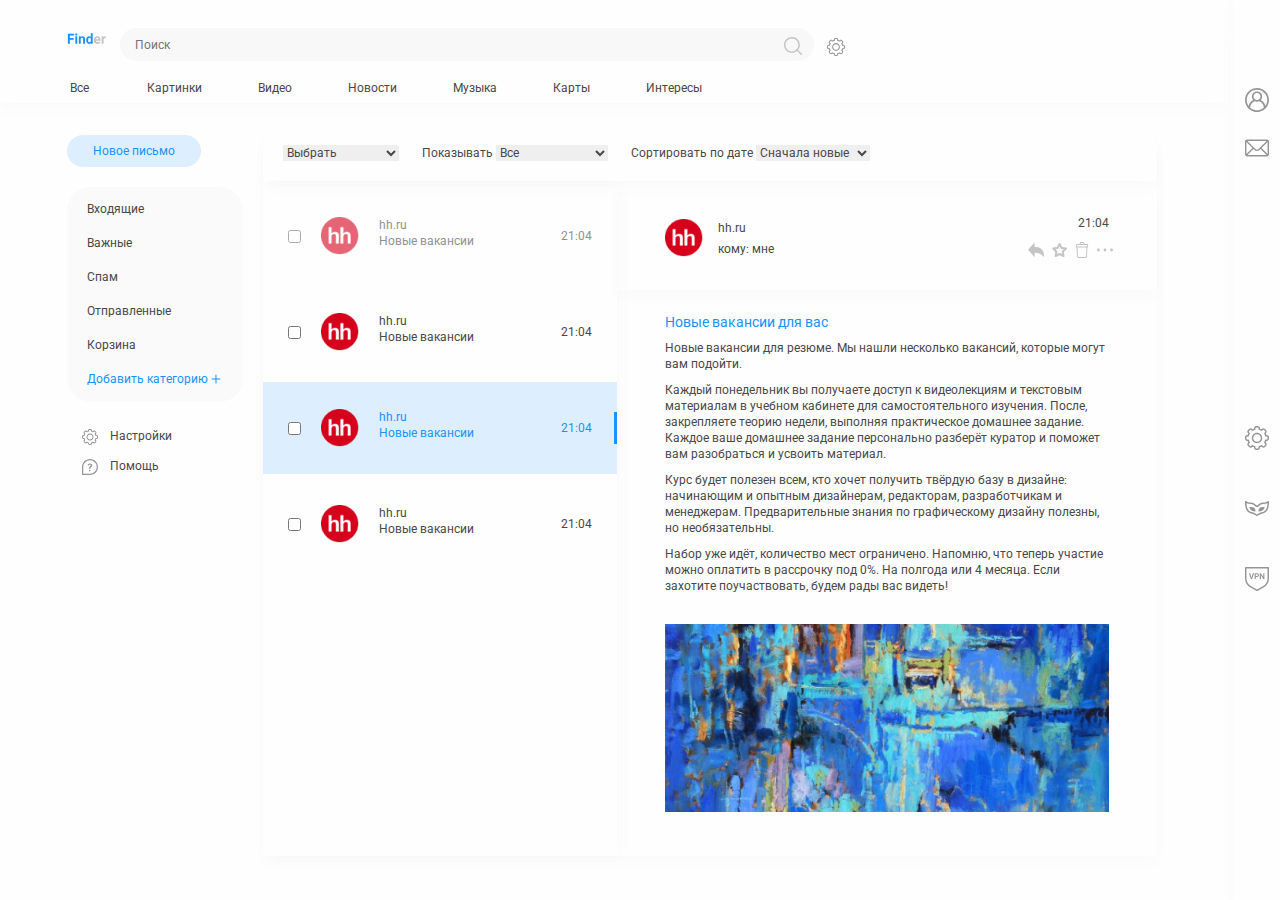
<file: email.html>
<!DOCTYPE html>
<html lang="en">
<head>
    <meta charset="UTF-8">
    <meta http-equiv="X-UA-Compatible" content="IE=edge">
    <meta name="viewport" content="width=device-width, initial-scale=1.0">
    <title>Finder - почта</title>
    <link rel="preconnect" href="https://fonts.gstatic.com">
    <link href="https://fonts.googleapis.com/css2?family=Roboto&display=swap" rel="stylesheet">
    <link rel="shortcut icon" href="img/favicon.ico">
    <link rel="stylesheet" href="css/style.css"> 
</head>
<body> 
    <div class="wrapper">
        <div class="overlay hidden"></div>
        <div class="content">
           <header>
                <div class="container">
                    <form id="search-bar">
                        <section class="logo">
                            <a href="index.html">
                                <img src="img/logo2.svg" alt="logo">
                            </a>
                        </section>
                        <label>
                            <input type="search" id="search" placeholder="Поиск">
                            <button id="search-button"><img src="icons/lupa.svg" alt="Искать"></button>                            
                        </label>
                        <div class="settings">
                            <button id="show-settings" class="showing">
                                <div class="img">
                                    <svg width="24" height="24" viewBox="0 0 24 24" fill="none" xmlns="http://www.w3.org/2000/svg">
                                        <path d="M12.7531 24H11.2469C10.0286 24 9.03745 23.0089 9.03745 21.7906V21.2811C8.51953 21.1156 8.01633 20.9067 7.53291 20.6565L7.17178 21.0177C6.29714 21.8934 4.89609 21.8677 4.04686 21.0173L2.98228 19.9528C2.13155 19.103 2.10708 17.7024 2.98256 16.8279L3.34341 16.467C3.09323 15.9836 2.88441 15.4805 2.71889 14.9625H2.20936C0.991172 14.9625 0 13.9714 0 12.7531V11.2469C0 10.0286 0.991172 9.0375 2.20941 9.0375H2.71894C2.88445 8.51953 3.09328 8.01638 3.34345 7.53295L2.98233 7.17188C2.10736 6.29784 2.1315 4.89712 2.98261 4.04695L4.04728 2.98233C4.89848 2.12995 6.2992 2.10867 7.17216 2.98261L7.53295 3.34341C8.01638 3.09328 8.51958 2.88441 9.0375 2.71889V2.20936C9.0375 0.991125 10.0286 0 11.2469 0H12.7531C13.9714 0 14.9625 0.991125 14.9625 2.20936V2.71894C15.4804 2.88441 15.9836 3.09328 16.467 3.34345L16.8282 2.98233C17.7028 2.10661 19.1039 2.1323 19.9531 2.98266L21.0177 4.04719C21.8684 4.89698 21.8929 6.29756 21.0174 7.17211L20.6565 7.53295C20.9067 8.01638 21.1155 8.51948 21.2811 9.0375H21.7906C23.0088 9.0375 24 10.0286 24 11.2469V12.7531C24 13.9714 23.0088 14.9625 21.7906 14.9625H21.2811C21.1155 15.4805 20.9067 15.9836 20.6565 16.467L21.0177 16.8282C21.8926 17.7022 21.8685 19.1029 21.0174 19.9531L19.9527 21.0177C19.1015 21.8701 17.7008 21.8914 16.8278 21.0174L16.467 20.6566C15.9836 20.9068 15.4804 21.1156 14.9625 21.2812V21.7907C14.9625 23.0089 13.9714 24 12.7531 24ZM7.76798 19.1798C8.43956 19.577 9.16238 19.8771 9.91631 20.0716C10.2268 20.1518 10.4438 20.4318 10.4438 20.7525V21.7906C10.4438 22.2335 10.8041 22.5938 11.2469 22.5938H12.7531C13.196 22.5938 13.5563 22.2335 13.5563 21.7906V20.7525C13.5563 20.4318 13.7732 20.1518 14.0837 20.0716C14.8377 19.8771 15.5605 19.577 16.2321 19.1798C16.5084 19.0164 16.8602 19.0609 17.0872 19.2879L17.8226 20.0233C18.1396 20.3407 18.6488 20.3334 18.9581 20.0236L20.0234 18.9584C20.3319 18.6502 20.3422 18.141 20.0237 17.8228L19.288 17.0871C19.061 16.8601 19.0166 16.5083 19.1799 16.232C19.5771 15.5605 19.8771 14.8377 20.0717 14.0837C20.1518 13.7732 20.4319 13.5563 20.7525 13.5563H21.7906C22.2335 13.5563 22.5938 13.196 22.5938 12.7532V11.2469C22.5938 10.8041 22.2335 10.4438 21.7906 10.4438H20.7525C20.4318 10.4438 20.1518 10.2269 20.0717 9.91641C19.8771 9.16242 19.5771 8.43961 19.1799 7.76808C19.0166 7.4918 19.061 7.13995 19.288 6.91298L20.0234 6.17756C20.3413 5.86003 20.333 5.35097 20.0237 5.04202L18.9585 3.97678C18.6497 3.66759 18.1404 3.65855 17.8229 3.9765L17.0872 4.7122C16.8603 4.93922 16.5083 4.98366 16.2321 4.82025C15.5605 4.42308 14.8377 4.12303 14.0838 3.92845C13.7733 3.84834 13.5563 3.56831 13.5563 3.24764V2.20936C13.5563 1.76653 13.196 1.40625 12.7532 1.40625H11.247C10.8041 1.40625 10.4438 1.76653 10.4438 2.20936V3.24755C10.4438 3.56822 10.2269 3.84825 9.91636 3.92836C9.16242 4.12294 8.43961 4.42298 7.76803 4.82016C7.49166 4.98352 7.13986 4.93908 6.91289 4.71211L6.17752 3.97669C5.86045 3.65925 5.35125 3.66661 5.04202 3.97636L3.97669 5.04164C3.66816 5.3498 3.65784 5.859 3.97641 6.17719L4.71211 6.91289C4.93908 7.13986 4.98352 7.4917 4.82016 7.76798C4.42298 8.43952 4.12298 9.16233 3.92841 9.91631C3.84825 10.2268 3.56822 10.4437 3.24759 10.4437H2.20941C1.76658 10.4437 1.40625 10.804 1.40625 11.2469V12.7531C1.40625 13.196 1.76658 13.5563 2.20941 13.5563H3.24755C3.56822 13.5563 3.8482 13.7732 3.92836 14.0836C4.12294 14.8376 4.42298 15.5604 4.82011 16.232C4.98347 16.5083 4.93903 16.8601 4.71206 17.0871L3.97664 17.8225C3.65873 18.14 3.66703 18.6491 3.97636 18.958L5.04159 20.0233C5.35036 20.3325 5.85961 20.3415 6.17714 20.0235L6.9128 19.2878C7.08005 19.1206 7.428 18.9788 7.76798 19.1798Z" fill="#979494"/>
                                        <path d="M11.9997 17.2219C9.12032 17.2219 6.77783 14.8794 6.77783 12C6.77783 9.12067 9.12032 6.77814 11.9997 6.77814C14.8791 6.77814 17.2216 9.12067 17.2216 12C17.2216 14.8794 14.8791 17.2219 11.9997 17.2219ZM11.9997 8.18439C9.89572 8.18439 8.18408 9.89607 8.18408 12C8.18408 14.1039 9.89577 15.8156 11.9997 15.8156C14.1036 15.8156 15.8153 14.1039 15.8153 12C15.8153 9.89607 14.1037 8.18439 11.9997 8.18439Z" fill="#979494"/>
                                    </svg> 
                                </div>
                            </button> 
                            <section id="modal-settings" class="hidden modal settings-popup">
                                <h5>Внешний вид</h5>
                                <ul class="view">
                                    <!-- <li></li> -->
                                    <li>
                                        <label for="font-size">Размер шрифта</label>
                                        <select name="" id="font-size" class="settings-select">
                                            <option selected value="12">12</option>
                                            <option value="14">14</option>
                                        </select>
                                    </li>
                                    <li>
                                        <label for="results-on-page">Результатов на странице</label>
                                        <select name="" id="results-on-page" class="settings-select">
                                            <option selected value="12">10</option>
                                            <option value="14">20</option>
                                        </select>
                                    </li>
                                </ul>
                                <h5>Основные</h5>
                                <ul class="main">
                                    <li>
                                        <label for="search-languag">Язык поиска</label>
                                        <select name="" id="search-language" class="settings-select">
                                            <option selected value="ru">Русский</option>
                                            <option value="en">Английский</option>
                                        </select>
                                    </li>
                                    <li>
                                        <label for="interface-language">Язык интерфейса</label>
                                        <select name="" id="interface-language" class="settings-select">
                                            <option selected value="ru">Русский</option>
                                            <option value="en">Английский</option>
                                        </select>
                                    </li>
                                </ul>
                                <button id="more-settings-btn" class="title">Больше настроек</button>
                            </section>                            
                        </div>

                    </form>
                    <nav>
                        <ul class="header-nav">
                            <li class="header-link"><a href="all.html">Все</a></li>
                            <li class="header-link"><a href="pictures.html">Картинки</a></li>
                            <li class="header-link"><a href="video.html">Видео</a></li>
                            <li class="header-link"><a href="news.html">Новости</a></li>
                            <li class="header-link"><a href="music.html">Музыка</a></li>
                            <li class="header-link"><a href="maps.html">Карты</a></li>
                            <li class="header-link"><a href="interests.html">Интересы</a></li>
                        </ul>
                    </nav>
                </div>
            </header> 
            <main>
                <div class="container">
                    <div class="panel-cover">
                        <aside class="left-sidebar" id="email-sidebar">
                                <button id="new-email" class="open-popup">Новое письмо</button>
                                <ul class="controls">
                                    <li>Входящие</li>
                                    <li>Важные</li>
                                    <li>Спам</li>
                                    <li>Отправленные</li>
                                    <li>Корзина</li>
                                    <li>
                                        <button>
                                            Добавить категорию
                                            <div class="img">
                                                <svg width="10" height="11" viewBox="0 0 10 11" fill="none" xmlns="http://www.w3.org/2000/svg">
                                                    <rect width="8.94971" height="1" rx="0.5" transform="matrix(0.999945 0.010492 0.010492 0.999945 0.514648 5.37793)" fill="#1A91FF"/>
                                                    <rect width="8.94971" height="1" rx="0.5" transform="matrix(-0.010492 -0.999945 0.999945 0.0104918 4.52148 10.4144)" fill="#1A91FF"/>
                                                    </svg>
                                            </div>
                                        </button>
                                    </li>
                                </ul>
                                <ul class="extra-button">
                                    <li>
                                        <button>
                                            <img src="icons/settings.svg" alt="">
                                            <span>Настройки</span>                                            
                                        </button>

                                    </li>
                                    <li>
                                        <button>
                                            <img src="icons/help.svg" alt="">
                                            <span>Помощь</span>                                            
                                        </button>

                                    </li>
                                </ul>
                        </aside>
                        <section class="interact-main-block" id="email-main">
                            <section class="controls">
                                <select name="select-email" id="select-email">
                                    <option selected disabled value="">Выбрать</option>
                                    <option value="all">Все</option>
                                    <option value="read">Прочитанные</option>
                                    <option value="unread">Непрочитанные</option>
                                    <option value="cancel">Отменить выбор</option>
                                </select>
                                <label for="show-email">Показывать</label>
                                <select name="show-email" id="show-email">
                                    <option value="all">Все</option>
                                    <option value="attached">С вложениями</option>
                                    <option value="read">Непрочитанные</option>
                                    <option value="importaint">Важные</option>
                                </select>
                                <label for="email-data-filter">Сортировать по дате</label>
                                <select name="email-data-filter" id="email-data-filter">
                                    <option value="new">Сначала новые</option>
                                    <option value="ald">Сначала старые</option>
                                </select>
                            </section>
                            <section class="work-area">
                                <ul class="mail-list">
                                    <li class="email read">
                                        <input type="checkbox" class="selected-emails " name="selected-email" id="">
                                        <figure class="email-info">
                                            <img src="img/hh-ru.png" alt="">
                                            <figure class="email-main-info">
                                                <p class="author">hh.ru</p>
                                                <p class="text-preview">Новые вакансии</p>
                                            </figure>
                                        </figure>
                                        <p class="time">21:04</p>
                                    </li>
                                    <li class="email unread">
                                        <input type="checkbox" class="selected-emails " name="selected-email" id="">
                                        <figure class="email-info">
                                            <img src="img/hh-ru.png" alt="">
                                            <figure class="email-main-info">
                                                <p class="author">hh.ru</p>
                                                <p class="text-preview">Новые вакансии</p>
                                            </figure>
                                        </figure>
                                        <p class="time">21:04</p>
                                    </li>
                                    <li class="email selected">
                                        <input type="checkbox" class="selected-emails " name="selected-email" id="">
                                        <figure class="email-info">
                                            <img src="img/hh-ru.png" alt="">
                                            <figure class="email-main-info">
                                                <p class="author">hh.ru</p>
                                                <p class="text-preview">Новые вакансии</p>
                                            </figure>
                                        </figure>
                                        <p class="time">21:04</p>
                                    </li>
                                    <li class="email">
                                        <input type="checkbox" class="selected-emails" name="selected-email" id="">
                                        <figure class="email-info">
                                            <img src="img/hh-ru.png" alt="">
                                            <figure class="email-main-info">
                                                <p class="author">hh.ru</p>
                                                <p class="text-preview">Новые вакансии</p>
                                            </figure>
                                        </figure>
                                        <p class="time">21:04</p>
                                    </li>
                                </ul>
                                <aside class="email-insides">
                                    <div class="email-header">
                                        <figure class="header-email-info">
                                            <img src="img/hh-ru.png" alt="">
                                            <figure class="email-main-info">
                                                <p class="author">hh.ru</p>
                                                <p class="recipients">кому: <span>мне</span></p>
                                            </figure>
                                        </figure>
                                        <figure class="header-email-end-block">
                                            <p class="time">21:04</p>
                                            <div class="icon-buttons">
                                                <button class="reply">
                                                    <div class="svg">
                                                        <svg width="15" height="14" viewBox="0 0 15 14" fill="none" xmlns="http://www.w3.org/2000/svg">
                                                            <path d="M0 6.84893L6.23371 0V4.0862H7.55905C11.6686 4.0862 15 7.42409 15 11.5417V13.7072L14.4113 13.0608C12.4099 10.8636 9.5779 9.61167 6.60885 9.61167H6.23371V13.6979L0 6.84893Z" fill="#C4C4C4"/>
                                                        </svg>
                                                    </div>
                                                </button>
                                                <button class="importaint">
                                                    <div class="svg">
                                                        <svg width="9" height="9" viewBox="0 0 9 9" fill="none" xmlns="http://www.w3.org/2000/svg">
                                                            <path d="M8.97196 3.50577C8.90437 3.29782 8.72508 3.14717 8.50904 3.11562L6.32127 2.79772L5.34278 0.816751C5.14969 0.424934 4.5087 0.424934 4.31561 0.816751L3.33712 2.79772L1.15445 3.11562C0.9385 3.14717 0.759205 3.29834 0.692145 3.50577C0.624557 3.71372 0.681247 3.94118 0.837692 4.09296L2.41998 5.63114L2.04706 7.8081C2.01041 8.02291 2.09865 8.24061 2.27505 8.36893C2.45206 8.49664 2.68638 8.51334 2.87886 8.41191L4.82898 7.38359L6.7848 8.41191C6.86847 8.45603 6.96014 8.47783 7.0512 8.47783C7.16976 8.47783 7.28833 8.44118 7.38923 8.36902C7.56571 8.24008 7.65387 8.023 7.61722 7.80819L7.24429 5.63123L8.82659 4.09305C8.98286 3.9417 9.03955 3.7131 8.97196 3.50577ZM6.22784 5.01986C6.09267 5.15161 6.03018 5.34127 6.06226 5.52743L6.29024 6.85765L5.09467 6.22923C5.01161 6.18511 4.91994 6.16331 4.82827 6.16331C4.7366 6.16331 4.64493 6.18511 4.56188 6.22923L3.37263 6.85598L3.60062 5.52752C3.6327 5.34136 3.5703 5.15117 3.43503 5.01994L2.47035 4.08215L3.79995 3.88853C3.9861 3.86163 4.14712 3.74412 4.23079 3.5752L4.82827 2.36468L5.42575 3.5752C5.50943 3.74474 5.67035 3.86163 5.85712 3.88853L7.19191 4.08277L6.22784 5.01986Z" fill="#C4C4C4"/>
                                                        </svg>
                                                    </div>
                                                </button>
                                                <button class="delete">
                                                    <div class="svg">
                                                        <svg width="13" height="17" viewBox="0 0 13 17" fill="none" xmlns="http://www.w3.org/2000/svg">
                                                            <path d="M11.75 2.125H9V1.59375C9 0.714963 8.32709 0 7.5 0H5.5C4.67291 0 4 0.714963 4 1.59375V2.125H1.25C0.56075 2.125 0 2.7208 0 3.45312V5.3125C0 5.60588 0.223875 5.84375 0.5 5.84375H0.77325L1.20522 15.4821C1.24338 16.3332 1.9015 17 2.7035 17H10.2965C11.0985 17 11.7567 16.3332 11.7948 15.4821L12.2268 5.84375H12.5C12.7761 5.84375 13 5.60588 13 5.3125V3.45312C13 2.7208 12.4392 2.125 11.75 2.125ZM5 1.59375C5 1.30083 5.22431 1.0625 5.5 1.0625H7.5C7.77569 1.0625 8 1.30083 8 1.59375V2.125H5V1.59375ZM1 3.45312C1 3.30667 1.11216 3.1875 1.25 3.1875H11.75C11.8878 3.1875 12 3.30667 12 3.45312V4.78125C11.8459 4.78125 1.63853 4.78125 1 4.78125V3.45312ZM10.7959 15.4315C10.7832 15.7152 10.5638 15.9375 10.2965 15.9375H2.7035C2.43616 15.9375 2.21678 15.7152 2.20409 15.4315L1.77437 5.84375H11.2256L10.7959 15.4315Z" fill="#C4C4C4"/>
                                                        </svg>
                                                    </div>
                                                </button>
                                                <button class="dot-menu">
                                                    <div class="svg">
                                                        <svg width="17" height="3" viewBox="0 0 17 3" fill="none" xmlns="http://www.w3.org/2000/svg">
                                                            <circle cx="1.5" cy="1.5" r="1.5" transform="rotate(-90 1.5 1.5)" fill="#C4C4C4"/>
                                                            <circle cx="8.5" cy="1.5" r="1.5" transform="rotate(-90 8.5 1.5)" fill="#C4C4C4"/>
                                                            <circle cx="15.5" cy="1.5" r="1.5" transform="rotate(-90 15.5 1.5)" fill="#C4C4C4"/>
                                                        </svg>
                                                    </div>
                                                </button>
                                            </div>
                                        </figure>
                                        
                                    </div>
                                    <div class="email-content">
                                            <h2 class="title">Новые вакансии для вас</h2>
                                            <div class="email-text">
                                                <p>Новые вакансии для резюме. Мы нашли несколько вакансий, которые могут вам подойти.</p>
                                                <p>Каждый понедельник вы получаете доступ к видеолекциям и текстовым материалам в учебном кабинете для самостоятельного изучения. После, закрепляете теорию недели, выполняя практическое домашнее задание. Каждое ваше домашнее задание персонально разберёт куратор и поможет вам разобраться и усвоить материал.</p>
                                                <p>Курс будет полезен всем, кто хочет получить твёрдую базу в дизайне: начинающим и опытным дизайнерам, редакторам, разработчикам и менеджерам. Предварительные знания по графическому дизайну полезны, но необязательны.                                </p>
                                                <p>Набор уже идёт, количество мест ограничено. Напомню, что теперь участие можно оплатить в рассрочку под 0%. На полгода или 4 месяца. Если захотите поучаствовать, будем рады вас видеть!</p>
                                            </div>
                                            <figure class="email-images">
                                                <img src="img/emailImg.png" alt="" class="email-img"> 
                                            </figure>
                                    </div>
                                </aside>                                
                            </section>

                        </section>                        
                    </div>

                </div>
                <div class="popup-cover hidden">
                    <div class="popup-overlay hidden"></div>
                    <form action="" class="modal popup" id="new-email-modal">
                        <fieldset id="form-header">
                            <legend class="title">Новое письмо</legend>
                            <button id="cross" class="cross">
                                <div class="img">
                                    <svg width="16" height="16" viewBox="0 0 16 16" fill="none" xmlns="http://www.w3.org/2000/svg">
                                        <rect width="19.6354" height="2.75831" rx="1.37915" transform="matrix(0.699649 0.714487 -0.699649 0.714487 1.92969 0)" fill="#C4C4C4"/>
                                        <rect width="19.6354" height="2.75831" rx="1.37915" transform="matrix(0.699649 -0.714487 0.699649 0.714487 0.332031 14.0292)" fill="#C4C4C4"/>
                                    </svg>
                                </div>
                            </button>
                        </fieldset>
                        <label id="theme-label">
                            Тема
                            <input type="text" id="theme" name="theme">
                        </label>
                        <label id="rec-label">
                            Кому
                            <ul class="rec-users">
                                <li>
                                    <img src="img/favicon3.png" alt="" class="user-avatar">
                                    <span class="user-name">Олег Матвеев</span>
                                    <button class="rec-user-remove-btn cross">
                                        <div class="img">
                                            <svg width="16" height="16" viewBox="0 0 16 16" fill="none" xmlns="http://www.w3.org/2000/svg">
                                                <rect width="19.6354" height="2.75831" rx="1.37915" transform="matrix(0.699649 0.714487 -0.699649 0.714487 1.92969 0)" fill="#C4C4C4"/>
                                                <rect width="19.6354" height="2.75831" rx="1.37915" transform="matrix(0.699649 -0.714487 0.699649 0.714487 0.332031 14.0292)" fill="#C4C4C4"/>
                                            </svg>
                                        </div>
                                    </button>
                                </li>
                            </ul>
                            <input type="text" id="rec-user-input" name="rec-user-input" class="hidden">
                            <button class="add">
                                Добавить получателя
                                <div class="img">
                                    <svg width="10" height="11" viewBox="0 0 10 11" fill="none" xmlns="http://www.w3.org/2000/svg">
                                        <rect width="8.94971" height="1" rx="0.5" transform="matrix(0.999945 0.010492 0.010492 0.999945 0.514648 5.37793)" fill="#1A91FF"/>
                                        <rect width="8.94971" height="1" rx="0.5" transform="matrix(-0.010492 -0.999945 0.999945 0.0104918 4.52148 10.4144)" fill="#1A91FF"/>
                                        </svg>
                                </div>
                            </button>
                        </label>
                        <textarea name="email-text" id="email-text" cols="30" rows="10"></textarea>
                        <figure>
                            <button class="send">Отправить</button>
                            <button class="attac">
                                <img src="icons/paperclip.svg" alt="">
                                Прикрепить
                            </button>
                        </figure>
                    </form>
                </div>
                
            </main>    
        </div>
        <div class="sidebar">
            <section id="modal-more-settings" class="hidden modal settings-popup">
                <h5>Основные</h5>
                <ul class="main">
                    <li>
                        <label for="settings-region">
                            <p class="subtitle">Регион</p>
                            <p class="explanation">Показывать результаты, характерные для региона</p>
                        </label>
                        <input type="checkbox" class="toggle" name="change-region" id="settings-region"> 
                    </li>
                    <li>
                        <label for="settings-language">
                            <p class="subtitle">Язык интерфейса</p>
                            <p class="explanation">Изменить используемый язык</p>
                        </label>
                        <input type="checkbox" class="toggle" name="change-language" id="settings-language"> 
                    </li>
                    <li>
                        <label for="settings-save-search">
                            <p class="subtitle">Безопасный поиск</p>
                            <p class="explanation">Скрывать непристойные результаты</p>
                        </label>
                        <input type="checkbox" class="toggle" name="save-search" id="settings-region"> 
                    </li>
                    <li>
                        <label for="settings-cookie">
                            <p class="subtitle">Куки</p>
                            <p class="explanation">Показывать уведомления сайтов о использовании cookies</p>
                        </label>
                        <input type="checkbox" class="toggle" name="change-cookie" id="settings-cookie"> 
                    </li>
                    <li>
                        <label for="settings-tabs">
                            <p class="subtitle">Новая вкладка</p>
                            <p class="explanation">Открывать ссылки в новой вкладке</p>
                        </label>
                        <input type="checkbox" class="toggle" name="tabs" id="settings-tabs"> 
                    </li>
                </ul>
                <h5>Внешний вид</h5>
                <ul class="view">
                    <!-- <li></li> -->
                    <li>
                        <label for="set-font-size">
                            <p class="subtitle">Размер шрифта</p>
                            <p class="explanation">Изменить размер шрифта интерфейса</p>
                        </label>
                        <select name="font-size" id="set-font-size" class="settings-select">
                            <option selected value="12">12</option>
                            <option value="14">14</option>
                        </select>
                    </li>
                    <li>
                        <label for="set-results-on-page">
                            <p class="subtitle">Размер шрифта</p>
                            <p class="explanation">Изменить размер шрифта интерфейса</p>
                        </label>
                        <select name="results-on-page" id="set-results-on-page" class="settings-select">
                            <option selected value="12">10</option>
                            <option value="14">20</option>
                        </select>
                    </li>
                </ul>
                <h5>Аккаунт</h5>
                <ul class="account">
                    <li>
                        <button class="acc-settings">
                            <p class="subtitle">Пароль</p>
                            <p class="explanation">Изменить пароль</p>
                        </button> 
                    </li>
                    <li>
                        <button class="acc-settings">
                            <p class="subtitle">Имя</p>
                            <p class="explanation">Изменить имя</p>
                        </button> 
                    </li>
                    <li>
                        <button class="acc-settings">
                            <p class="subtitle">Почта</p>
                            <p class="explanation">Изменить электронный адрес</p>
                        </button> 
                    </li>
                </ul>
            </section>  
            <section id="modal-lk" class="hidden modal">
                <aside>
                    <figure>
                        <figure id="edit-photo">
                            <div id="user-avatar"></div>
                            <button id="add-photo">
                                <img  src="icons/camera.svg" alt="">
                            </button>
                        </figure>
                        <p id="user-nickname">
                            <span id="user-lname-output">Свистунова </span>
                            <span id="user-fname-output">Мария</span>
                        </p>
                        <p class="user-email">
                            mashasv@mail.com
                        </p>
                    </figure>
                    <ul class="control-btns title">
                        <li class="active" id="add-acc">Добавить аккаунт</li>
                        <li id="edit-acc">Редактировать</li>
                        <li id="admin-acc">
                            <a href="admin.html">Администрирование</a>
                        </li>
                    </ul>
                    <button id="exit-btn" class="title">Выйти</button>
                </aside>
                <form id="field">
                    <h3 class="title">Добавление аккаунта</h3>
                    <fieldset>
                        <label>
                            Логин (электронная почта)
                            <input type="email" name="login" id="user-login" placeholder="example@mail.ru">
                        </label>
                        <label id="pass">
                            Пароль
                            <div class="passw">
                                <input type="password" name="password" id="user-password" value="fhjdfjfdjk">
                                <div class="eye">
                                    <img src="icons/view.svg" alt="">
                                </div>
                            </div>

                        </label>
                    </fieldset>
                    <fieldset>
                        <label>
                            Имя
                            <input type="password" name="user-name" id="user-first-name" placeholder="Валерий">
                        </label>
                        <label>
                            Фамилия
                            <input type="password" name="user-last-name" id="user-last-name" placeholder="Кормушкин">
                        </label>
                    </fieldset>
                    <button type="submit" class="title">Готово</button>
                </form>
            </section> 
            <aside class="aside-menu">
                <div class="sidebar-first">
                    <a href="" id="open-lk-modal" class="sidebar-link showing">
                        <div class="img">
                            <svg width="24" height="24" viewBox="0 0 24 24" fill="none" xmlns="http://www.w3.org/2000/svg">
                                <path d="M20.6703 3.69288C18.4051 1.3284 15.2709 -0.00600475 11.9965 2.0315e-05C5.37941 -0.00831435 0.00834381 5.34942 9.49964e-06 11.9669C-0.00410745 15.239 1.33009 18.3704 3.69271 20.6341C3.69959 20.6409 3.70215 20.6512 3.70898 20.6572C3.77837 20.7241 3.85378 20.7807 3.92406 20.8449C4.11686 21.0163 4.30965 21.1937 4.51274 21.3591C4.62154 21.4448 4.73465 21.5304 4.84606 21.6093C5.038 21.7523 5.22994 21.8954 5.43042 22.0274C5.56668 22.1131 5.70721 22.1988 5.84683 22.2845C6.03189 22.3959 6.21615 22.5081 6.40724 22.6101C6.5692 22.6958 6.73454 22.7695 6.89906 22.8475C7.079 22.9332 7.25638 23.0188 7.44059 23.0959C7.6248 23.1731 7.80991 23.2331 7.99668 23.2999C8.18345 23.3667 8.34456 23.4284 8.52365 23.4832C8.72588 23.5441 8.93324 23.5912 9.13888 23.6418C9.31024 23.6837 9.47647 23.7317 9.653 23.766C9.88947 23.8132 10.1294 23.8431 10.3694 23.8757C10.5176 23.8963 10.6624 23.9254 10.8123 23.94C11.2048 23.9786 11.6006 24 11.9999 24C12.3992 24 12.7951 23.9786 13.1875 23.94C13.3375 23.9254 13.4823 23.8963 13.6305 23.8757C13.8704 23.8431 14.1103 23.8132 14.3468 23.766C14.5182 23.7317 14.6896 23.6803 14.8609 23.6418C15.0666 23.5912 15.2739 23.5441 15.4762 23.4832C15.6553 23.4284 15.8283 23.3616 16.0031 23.2999C16.178 23.2382 16.3767 23.1714 16.5592 23.0959C16.7417 23.0205 16.9208 22.9323 17.1008 22.8475C17.2653 22.7695 17.4307 22.6958 17.5926 22.6101C17.7837 22.5081 17.9679 22.3959 18.153 22.2845C18.2927 22.1988 18.4332 22.1208 18.5694 22.0274C18.7699 21.8955 18.9619 21.7524 19.1538 21.6093C19.2652 21.5235 19.3782 21.4464 19.4871 21.3591C19.6902 21.1962 19.883 21.0232 20.0758 20.8449C20.146 20.7807 20.2214 20.7241 20.2908 20.6572C20.2977 20.6513 20.3003 20.641 20.3071 20.6341C25.0855 16.0562 25.248 8.47131 20.6703 3.69288ZM18.7444 19.7369C18.5884 19.874 18.4273 20.0043 18.2646 20.1303C18.1686 20.204 18.0726 20.2768 17.9741 20.3471C17.819 20.4593 17.6613 20.5656 17.5011 20.6675C17.3845 20.7421 17.2654 20.814 17.1454 20.8843C16.9946 20.97 16.8412 21.0557 16.6862 21.1414C16.549 21.2117 16.4094 21.2777 16.2689 21.3428C16.1284 21.4079 15.9733 21.4773 15.8216 21.5382C15.6699 21.599 15.5089 21.6564 15.3503 21.7095C15.2055 21.7592 15.0607 21.8106 14.9142 21.8543C14.7428 21.9057 14.5637 21.9477 14.3863 21.9906C14.2475 22.0231 14.1105 22.06 13.9699 22.0874C13.7668 22.1269 13.5595 22.1543 13.3513 22.1825C13.233 22.198 13.1157 22.2194 12.9965 22.2314C12.6675 22.2631 12.3341 22.282 11.9974 22.282C11.6607 22.282 11.3273 22.2631 10.9983 22.2314C10.8792 22.2194 10.7618 22.198 10.6435 22.1825C10.4353 22.1543 10.228 22.1269 10.0249 22.0874C9.88435 22.06 9.74724 22.0232 9.60847 21.9906C9.43109 21.9478 9.25456 21.9049 9.08064 21.8543C8.93414 21.8106 8.78929 21.7592 8.6445 21.7095C8.486 21.6547 8.32744 21.599 8.17321 21.5382C8.01897 21.4773 7.87332 21.4105 7.72592 21.3428C7.57851 21.2751 7.44571 21.2117 7.30865 21.1414C7.15356 21.0609 7.00018 20.976 6.84936 20.8843C6.72941 20.8141 6.61027 20.7421 6.49374 20.6675C6.33353 20.5656 6.17584 20.4593 6.02075 20.3471C5.92219 20.2768 5.82625 20.204 5.73025 20.1303C5.56743 20.0043 5.40637 19.8732 5.25043 19.7369C5.21272 19.7086 5.17843 19.6726 5.14163 19.6401C5.17994 16.7251 7.05249 14.1512 9.81411 13.2176C11.1949 13.8745 12.7981 13.8745 14.179 13.2176C16.9406 14.1512 18.8131 16.725 18.8515 19.6401C18.8155 19.6726 18.7812 19.7052 18.7444 19.7369ZM9.0086 6.8705C9.93637 5.22044 12.026 4.63495 13.676 5.56276C15.326 6.49057 15.9115 8.58031 14.9837 10.2304C14.6759 10.7779 14.2235 11.2302 13.676 11.5381C13.6717 11.5381 13.6666 11.5381 13.6615 11.5432C13.4342 11.6697 13.1941 11.7714 12.9451 11.8466C12.9006 11.8595 12.8594 11.8766 12.8123 11.8877C12.7266 11.91 12.6366 11.9254 12.5484 11.9408C12.3822 11.9699 12.214 11.9868 12.0454 11.9914H11.9477C11.7791 11.9868 11.6109 11.9699 11.4447 11.9408C11.359 11.9254 11.2682 11.91 11.1808 11.8877C11.1354 11.8766 11.0951 11.8595 11.048 11.8466C10.7991 11.7714 10.5589 11.6698 10.3317 11.5432L10.3163 11.5381C8.66629 10.6103 8.08083 8.52056 9.0086 6.8705ZM20.3715 17.9409C19.8217 15.3761 18.1328 13.2017 15.7839 12.0343C17.704 9.94258 17.565 6.6902 15.4733 4.76996C13.3817 2.84972 10.1294 2.9888 8.20926 5.08055C6.40413 7.04703 6.40413 10.0679 8.20926 12.0343C5.86034 13.2017 4.17148 15.3761 3.62162 17.9409C0.335893 13.3125 1.42417 6.89671 6.05238 3.61084C10.6806 0.324972 17.0961 1.4133 20.3818 6.0417C21.617 7.78159 22.28 9.86279 22.2789 11.9966C22.2789 14.1285 21.612 16.207 20.3715 17.9409Z" fill="#979494"/>
                            </svg>
                        </div>
                    </a>
                    <a href="email.html" class="sidebar-link">
                        <div class="img">
                            <svg width="24" height="18" viewBox="0 0 24 18" fill="none" xmlns="http://www.w3.org/2000/svg">
                                <path d="M21.8906 0.5625H2.10938C0.943922 0.5625 0 1.51228 0 2.67188V15.3281C0 16.4946 0.950859 17.4375 2.10938 17.4375H21.8906C23.0463 17.4375 24 16.4986 24 15.3281V2.67188C24 1.51434 23.0598 0.5625 21.8906 0.5625ZM21.5952 1.96875C21.1642 2.39742 13.7476 9.77499 13.4916 10.0297C13.0931 10.4281 12.5634 10.6475 12 10.6475C11.4366 10.6475 10.9069 10.4281 10.5071 10.0284C10.3349 9.85706 3.00014 2.56097 2.40478 1.96875H21.5952ZM1.40625 15.0419V2.95898L7.48303 9.00375L1.40625 15.0419ZM2.40567 16.0312L8.48006 9.99548L9.51408 11.0241C10.1781 11.6881 11.061 12.0538 12 12.0538C12.939 12.0538 13.8219 11.6881 14.4846 11.0254L15.5199 9.99548L21.5943 16.0312H2.40567ZM22.5938 15.0419L16.517 9.00375L22.5938 2.95898V15.0419Z" fill="#979494"/>
                            </svg>
                        </div>
                    </a>
                </div>
                <div class="sidebar-second">
                    <a href="" id="open-set-modal" class="sidebar-link showing">
                        <div class="img">
                            <svg width="24" height="24" viewBox="0 0 24 24" fill="none" xmlns="http://www.w3.org/2000/svg">
                                <path d="M12.7531 24H11.2469C10.0286 24 9.03745 23.0089 9.03745 21.7906V21.2811C8.51953 21.1156 8.01633 20.9067 7.53291 20.6565L7.17178 21.0177C6.29714 21.8934 4.89609 21.8677 4.04686 21.0173L2.98228 19.9528C2.13155 19.103 2.10708 17.7024 2.98256 16.8279L3.34341 16.467C3.09323 15.9836 2.88441 15.4805 2.71889 14.9625H2.20936C0.991172 14.9625 0 13.9714 0 12.7531V11.2469C0 10.0286 0.991172 9.0375 2.20941 9.0375H2.71894C2.88445 8.51953 3.09328 8.01638 3.34345 7.53295L2.98233 7.17188C2.10736 6.29784 2.1315 4.89712 2.98261 4.04695L4.04728 2.98233C4.89848 2.12995 6.2992 2.10867 7.17216 2.98261L7.53295 3.34341C8.01638 3.09328 8.51958 2.88441 9.0375 2.71889V2.20936C9.0375 0.991125 10.0286 0 11.2469 0H12.7531C13.9714 0 14.9625 0.991125 14.9625 2.20936V2.71894C15.4804 2.88441 15.9836 3.09328 16.467 3.34345L16.8282 2.98233C17.7028 2.10661 19.1039 2.1323 19.9531 2.98266L21.0177 4.04719C21.8684 4.89698 21.8929 6.29756 21.0174 7.17211L20.6565 7.53295C20.9067 8.01638 21.1155 8.51948 21.2811 9.0375H21.7906C23.0088 9.0375 24 10.0286 24 11.2469V12.7531C24 13.9714 23.0088 14.9625 21.7906 14.9625H21.2811C21.1155 15.4805 20.9067 15.9836 20.6565 16.467L21.0177 16.8282C21.8926 17.7022 21.8685 19.1029 21.0174 19.9531L19.9527 21.0177C19.1015 21.8701 17.7008 21.8914 16.8278 21.0174L16.467 20.6566C15.9836 20.9068 15.4804 21.1156 14.9625 21.2812V21.7907C14.9625 23.0089 13.9714 24 12.7531 24ZM7.76798 19.1798C8.43956 19.577 9.16238 19.8771 9.91631 20.0716C10.2268 20.1518 10.4438 20.4318 10.4438 20.7525V21.7906C10.4438 22.2335 10.8041 22.5938 11.2469 22.5938H12.7531C13.196 22.5938 13.5563 22.2335 13.5563 21.7906V20.7525C13.5563 20.4318 13.7732 20.1518 14.0837 20.0716C14.8377 19.8771 15.5605 19.577 16.2321 19.1798C16.5084 19.0164 16.8602 19.0609 17.0872 19.2879L17.8226 20.0233C18.1396 20.3407 18.6488 20.3334 18.9581 20.0236L20.0234 18.9584C20.3319 18.6502 20.3422 18.141 20.0237 17.8228L19.288 17.0871C19.061 16.8601 19.0166 16.5083 19.1799 16.232C19.5771 15.5605 19.8771 14.8377 20.0717 14.0837C20.1518 13.7732 20.4319 13.5563 20.7525 13.5563H21.7906C22.2335 13.5563 22.5938 13.196 22.5938 12.7532V11.2469C22.5938 10.8041 22.2335 10.4438 21.7906 10.4438H20.7525C20.4318 10.4438 20.1518 10.2269 20.0717 9.91641C19.8771 9.16242 19.5771 8.43961 19.1799 7.76808C19.0166 7.4918 19.061 7.13995 19.288 6.91298L20.0234 6.17756C20.3413 5.86003 20.333 5.35097 20.0237 5.04202L18.9585 3.97678C18.6497 3.66759 18.1404 3.65855 17.8229 3.9765L17.0872 4.7122C16.8603 4.93922 16.5083 4.98366 16.2321 4.82025C15.5605 4.42308 14.8377 4.12303 14.0838 3.92845C13.7733 3.84834 13.5563 3.56831 13.5563 3.24764V2.20936C13.5563 1.76653 13.196 1.40625 12.7532 1.40625H11.247C10.8041 1.40625 10.4438 1.76653 10.4438 2.20936V3.24755C10.4438 3.56822 10.2269 3.84825 9.91636 3.92836C9.16242 4.12294 8.43961 4.42298 7.76803 4.82016C7.49166 4.98352 7.13986 4.93908 6.91289 4.71211L6.17752 3.97669C5.86045 3.65925 5.35125 3.66661 5.04202 3.97636L3.97669 5.04164C3.66816 5.3498 3.65784 5.859 3.97641 6.17719L4.71211 6.91289C4.93908 7.13986 4.98352 7.4917 4.82016 7.76798C4.42298 8.43952 4.12298 9.16233 3.92841 9.91631C3.84825 10.2268 3.56822 10.4437 3.24759 10.4437H2.20941C1.76658 10.4437 1.40625 10.804 1.40625 11.2469V12.7531C1.40625 13.196 1.76658 13.5563 2.20941 13.5563H3.24755C3.56822 13.5563 3.8482 13.7732 3.92836 14.0836C4.12294 14.8376 4.42298 15.5604 4.82011 16.232C4.98347 16.5083 4.93903 16.8601 4.71206 17.0871L3.97664 17.8225C3.65873 18.14 3.66703 18.6491 3.97636 18.958L5.04159 20.0233C5.35036 20.3325 5.85961 20.3415 6.17714 20.0235L6.9128 19.2878C7.08005 19.1206 7.428 18.9788 7.76798 19.1798Z" fill="#979494"/>
                                <path d="M11.9997 17.2219C9.12032 17.2219 6.77783 14.8794 6.77783 12C6.77783 9.12067 9.12032 6.77814 11.9997 6.77814C14.8791 6.77814 17.2216 9.12067 17.2216 12C17.2216 14.8794 14.8791 17.2219 11.9997 17.2219ZM11.9997 8.18439C9.89572 8.18439 8.18408 9.89607 8.18408 12C8.18408 14.1039 9.89577 15.8156 11.9997 15.8156C14.1036 15.8156 15.8153 14.1039 15.8153 12C15.8153 9.89607 14.1037 8.18439 11.9997 8.18439Z" fill="#979494"/>
                            </svg>
                        </div>
                    </a>
                    <a href="" class="sidebar-link not-showing">
                        <div class="img">
                            <svg width="24" height="15" viewBox="0 0 24 15" fill="none" xmlns="http://www.w3.org/2000/svg">
                                <path d="M23.5285 0.0543528C23.2472 -0.0584345 22.9191 0.0118829 22.7067 0.233802C21.8951 1.08636 20.3556 1.50082 18.0001 1.50082C15.9933 1.50082 14.5504 2.68736 13.4972 3.55369C12.931 4.01951 12.3458 4.50063 12.0001 4.50063C11.6544 4.50063 11.0692 4.01951 10.503 3.55369C9.44981 2.68732 8.00691 1.50082 6.00007 1.50082C3.64458 1.50082 2.10505 1.08636 1.29351 0.233802C1.08039 0.0103935 0.754443 -0.060646 0.47173 0.0543528C0.18676 0.168629 0 0.444031 0 0.75089C0 5.52456 0.705338 11.1675 6.2029 12.4507C8.88944 13.0776 9.88701 13.8451 10.5476 14.3534C10.9798 14.686 11.3877 15.0001 12 15.0001C12.6123 15.0001 13.0203 14.6859 13.4524 14.3527C14.113 13.8451 15.1106 13.0769 17.7964 12.4499C23.2947 11.1668 24 5.52379 24 0.750845C24.0001 0.443986 23.8133 0.168629 23.5285 0.0543528ZM17.4552 10.9896C14.453 11.6898 13.254 12.6133 12.5377 13.1648C11.9649 13.6057 12.0352 13.6057 11.4625 13.1648C10.7462 12.6132 9.54716 11.6905 6.54424 10.9903C3.29078 10.2308 1.75342 7.57748 1.52929 2.20981C2.63157 2.7408 4.11107 3.00072 6.00002 3.00072C7.46928 3.00072 8.57522 3.91038 9.55081 4.7123C10.3558 5.37517 11.1167 6.00062 12 6.00062C12.8833 6.00062 13.6443 5.37512 14.4493 4.7123C15.4249 3.91038 16.5309 3.00072 18.0001 3.00072C19.889 3.00072 21.3685 2.7408 22.4708 2.20981C22.246 7.57748 20.7093 10.2301 17.4552 10.9896Z" fill="#979494"/>
                                <path d="M4.5 6.11428C4.5 6.11428 4.5 10.5001 10.5 10.5001C10.5 9.40356 10.5 8.30724 9.49997 7.21069C7.91891 5.477 4.5 6.11428 4.5 6.11428Z" fill="#979494"/>
                                <path d="M13.5 10.5003C19.5 10.5003 19.5 6.11447 19.5 6.11447C19.5 6.11447 16.0811 5.47724 14.5 7.21093C13.5 8.30748 13.5 9.40385 13.5 10.5003Z" fill="#979494"/>
                            </svg>
                        </div>
                    </a>
                    <a href="" class="sidebar-link not-showing">
                        <div class="img">
                            <svg width="24" height="24" viewBox="0 0 24 24" fill="none" xmlns="http://www.w3.org/2000/svg">
                                <path d="M23.2788 6.10352e-05H0.72142C0.322948 6.10352e-05 0 0.314819 0 0.703184V11.4718C0 15.2622 2.11297 18.7586 5.51436 20.5964L11.6502 23.9117C11.759 23.9705 11.8796 24 12 24C12.1204 24 12.241 23.9705 12.3498 23.9117L18.4856 20.5964C21.887 18.7586 24 15.2622 24 11.4718V0.703184C24.0002 0.314819 23.6771 6.10352e-05 23.2788 6.10352e-05ZM22.5573 11.4718C22.5573 14.7514 20.7292 17.7764 17.7862 19.3665L12 22.4929L6.2138 19.3665C3.271 17.7764 1.44284 14.7514 1.44284 11.4718V1.40631H22.5573V11.4718Z" fill="#979494"/>
                                <path d="M6.49756 10.6425L7.78662 6.36517H9.09131L7.11084 12.0527H5.88818L3.91553 6.36517H5.21631L6.49756 10.6425ZM10.8022 10.0488V12.0527H9.63037V6.36517H11.8491C12.2762 6.36517 12.6512 6.4433 12.9741 6.59955C13.2996 6.7558 13.5496 6.97845 13.7241 7.26752C13.8986 7.55398 13.9858 7.8808 13.9858 8.24799C13.9858 8.80528 13.7944 9.24538 13.4116 9.5683C13.0314 9.88861 12.5041 10.0488 11.8296 10.0488H10.8022ZM10.8022 9.09955H11.8491C12.159 9.09955 12.3947 9.02663 12.5562 8.8808C12.7202 8.73497 12.8022 8.52663 12.8022 8.2558C12.8022 7.97715 12.7202 7.75189 12.5562 7.58002C12.3921 7.40814 12.1655 7.3196 11.8765 7.31439H10.8022V9.09955ZM19.4194 12.0527H18.2476L15.9663 8.31049V12.0527H14.7944V6.36517H15.9663L18.2515 10.1152V6.36517H19.4194V12.0527Z" fill="#979494"/>
                            </svg>
                        </div>
                    </a>
                </div>
            </aside>
        </div>

    </div>
    <script src="js/index.js"></script>
    <script src="js/pictures.js"></script>
    <script src="js/email.js"></script>
</body>
</html>
</file>
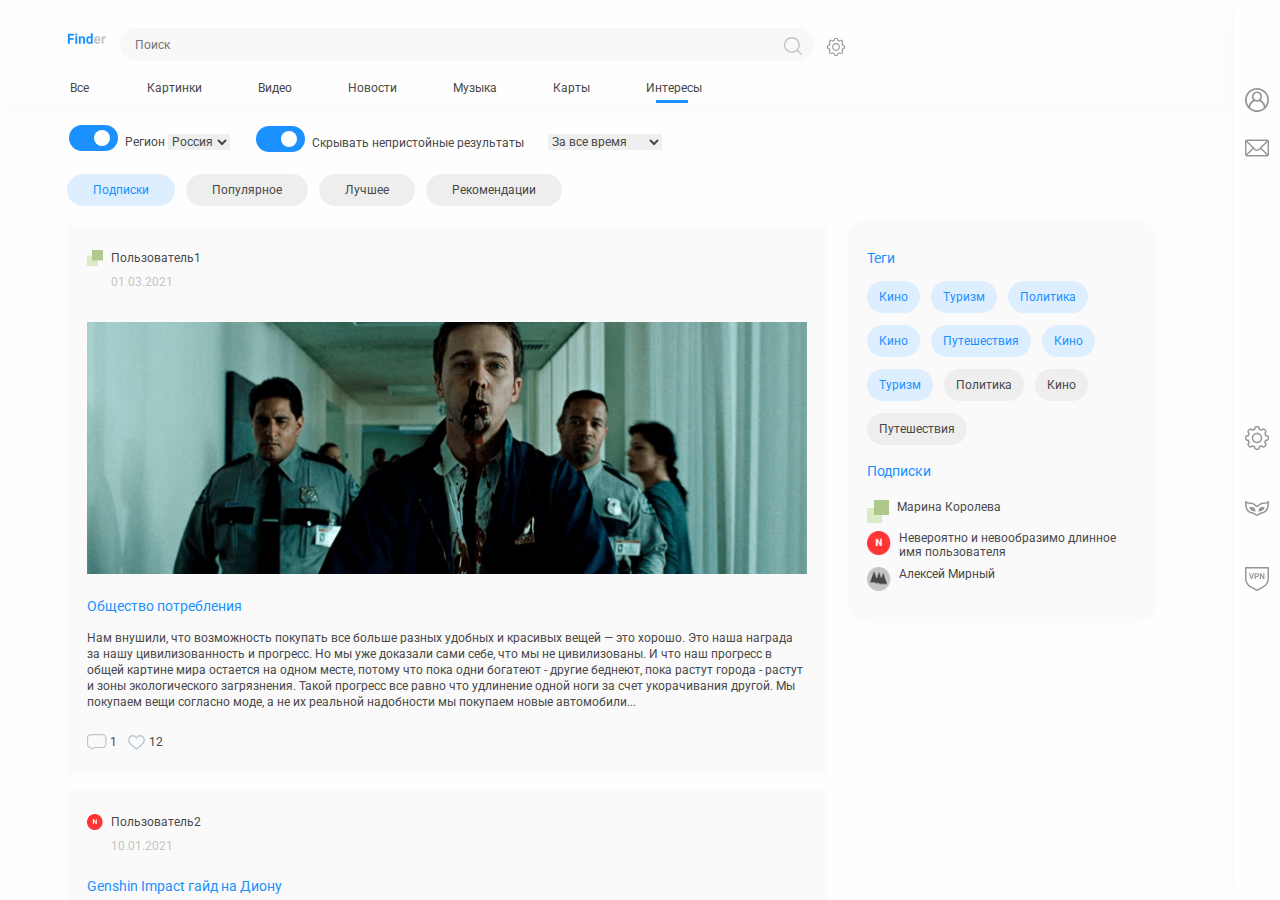
<file: interests.html>
<!DOCTYPE html>
<html lang="en">
<head>
    <meta charset="UTF-8">
    <meta http-equiv="X-UA-Compatible" content="IE=edge">
    <meta name="viewport" content="width=device-width, initial-scale=1.0">
    <title>Finder - интересы</title>
    <link rel="preconnect" href="https://fonts.gstatic.com">
    <link href="https://fonts.googleapis.com/css2?family=Roboto&display=swap" rel="stylesheet">
    <link rel="shortcut icon" href="img/favicon.ico">
    <link rel="stylesheet" href="css/style.css"> 
</head>
<body> 
    <div class="wrapper">
        <div class="overlay hidden"></div>
        <div class="content">
           <header>
                <div class="container">
                    <form id="search-bar">
                        <section class="logo">
                            <a href="index.html">
                                <img src="img/logo2.svg" alt="logo">
                            </a>
                        </section>
                        <label>
                            <input type="search" id="search" placeholder="Поиск">
                            <button id="search-button"><img src="icons/lupa.svg" alt="Искать"></button>                            
                        </label>
                        <div class="settings">
                            <button id="show-settings" class="showing">
                                <div class="img">
                                    <svg width="24" height="24" viewBox="0 0 24 24" fill="none" xmlns="http://www.w3.org/2000/svg">
                                        <path d="M12.7531 24H11.2469C10.0286 24 9.03745 23.0089 9.03745 21.7906V21.2811C8.51953 21.1156 8.01633 20.9067 7.53291 20.6565L7.17178 21.0177C6.29714 21.8934 4.89609 21.8677 4.04686 21.0173L2.98228 19.9528C2.13155 19.103 2.10708 17.7024 2.98256 16.8279L3.34341 16.467C3.09323 15.9836 2.88441 15.4805 2.71889 14.9625H2.20936C0.991172 14.9625 0 13.9714 0 12.7531V11.2469C0 10.0286 0.991172 9.0375 2.20941 9.0375H2.71894C2.88445 8.51953 3.09328 8.01638 3.34345 7.53295L2.98233 7.17188C2.10736 6.29784 2.1315 4.89712 2.98261 4.04695L4.04728 2.98233C4.89848 2.12995 6.2992 2.10867 7.17216 2.98261L7.53295 3.34341C8.01638 3.09328 8.51958 2.88441 9.0375 2.71889V2.20936C9.0375 0.991125 10.0286 0 11.2469 0H12.7531C13.9714 0 14.9625 0.991125 14.9625 2.20936V2.71894C15.4804 2.88441 15.9836 3.09328 16.467 3.34345L16.8282 2.98233C17.7028 2.10661 19.1039 2.1323 19.9531 2.98266L21.0177 4.04719C21.8684 4.89698 21.8929 6.29756 21.0174 7.17211L20.6565 7.53295C20.9067 8.01638 21.1155 8.51948 21.2811 9.0375H21.7906C23.0088 9.0375 24 10.0286 24 11.2469V12.7531C24 13.9714 23.0088 14.9625 21.7906 14.9625H21.2811C21.1155 15.4805 20.9067 15.9836 20.6565 16.467L21.0177 16.8282C21.8926 17.7022 21.8685 19.1029 21.0174 19.9531L19.9527 21.0177C19.1015 21.8701 17.7008 21.8914 16.8278 21.0174L16.467 20.6566C15.9836 20.9068 15.4804 21.1156 14.9625 21.2812V21.7907C14.9625 23.0089 13.9714 24 12.7531 24ZM7.76798 19.1798C8.43956 19.577 9.16238 19.8771 9.91631 20.0716C10.2268 20.1518 10.4438 20.4318 10.4438 20.7525V21.7906C10.4438 22.2335 10.8041 22.5938 11.2469 22.5938H12.7531C13.196 22.5938 13.5563 22.2335 13.5563 21.7906V20.7525C13.5563 20.4318 13.7732 20.1518 14.0837 20.0716C14.8377 19.8771 15.5605 19.577 16.2321 19.1798C16.5084 19.0164 16.8602 19.0609 17.0872 19.2879L17.8226 20.0233C18.1396 20.3407 18.6488 20.3334 18.9581 20.0236L20.0234 18.9584C20.3319 18.6502 20.3422 18.141 20.0237 17.8228L19.288 17.0871C19.061 16.8601 19.0166 16.5083 19.1799 16.232C19.5771 15.5605 19.8771 14.8377 20.0717 14.0837C20.1518 13.7732 20.4319 13.5563 20.7525 13.5563H21.7906C22.2335 13.5563 22.5938 13.196 22.5938 12.7532V11.2469C22.5938 10.8041 22.2335 10.4438 21.7906 10.4438H20.7525C20.4318 10.4438 20.1518 10.2269 20.0717 9.91641C19.8771 9.16242 19.5771 8.43961 19.1799 7.76808C19.0166 7.4918 19.061 7.13995 19.288 6.91298L20.0234 6.17756C20.3413 5.86003 20.333 5.35097 20.0237 5.04202L18.9585 3.97678C18.6497 3.66759 18.1404 3.65855 17.8229 3.9765L17.0872 4.7122C16.8603 4.93922 16.5083 4.98366 16.2321 4.82025C15.5605 4.42308 14.8377 4.12303 14.0838 3.92845C13.7733 3.84834 13.5563 3.56831 13.5563 3.24764V2.20936C13.5563 1.76653 13.196 1.40625 12.7532 1.40625H11.247C10.8041 1.40625 10.4438 1.76653 10.4438 2.20936V3.24755C10.4438 3.56822 10.2269 3.84825 9.91636 3.92836C9.16242 4.12294 8.43961 4.42298 7.76803 4.82016C7.49166 4.98352 7.13986 4.93908 6.91289 4.71211L6.17752 3.97669C5.86045 3.65925 5.35125 3.66661 5.04202 3.97636L3.97669 5.04164C3.66816 5.3498 3.65784 5.859 3.97641 6.17719L4.71211 6.91289C4.93908 7.13986 4.98352 7.4917 4.82016 7.76798C4.42298 8.43952 4.12298 9.16233 3.92841 9.91631C3.84825 10.2268 3.56822 10.4437 3.24759 10.4437H2.20941C1.76658 10.4437 1.40625 10.804 1.40625 11.2469V12.7531C1.40625 13.196 1.76658 13.5563 2.20941 13.5563H3.24755C3.56822 13.5563 3.8482 13.7732 3.92836 14.0836C4.12294 14.8376 4.42298 15.5604 4.82011 16.232C4.98347 16.5083 4.93903 16.8601 4.71206 17.0871L3.97664 17.8225C3.65873 18.14 3.66703 18.6491 3.97636 18.958L5.04159 20.0233C5.35036 20.3325 5.85961 20.3415 6.17714 20.0235L6.9128 19.2878C7.08005 19.1206 7.428 18.9788 7.76798 19.1798Z" fill="#979494"/>
                                        <path d="M11.9997 17.2219C9.12032 17.2219 6.77783 14.8794 6.77783 12C6.77783 9.12067 9.12032 6.77814 11.9997 6.77814C14.8791 6.77814 17.2216 9.12067 17.2216 12C17.2216 14.8794 14.8791 17.2219 11.9997 17.2219ZM11.9997 8.18439C9.89572 8.18439 8.18408 9.89607 8.18408 12C8.18408 14.1039 9.89577 15.8156 11.9997 15.8156C14.1036 15.8156 15.8153 14.1039 15.8153 12C15.8153 9.89607 14.1037 8.18439 11.9997 8.18439Z" fill="#979494"/>
                                    </svg> 
                                </div>
                            </button> 
                            <section id="modal-settings" class="hidden modal settings-popup">
                                <h5>Внешний вид</h5>
                                <ul class="view">
                                    <!-- <li></li> -->
                                    <li>
                                        <label for="font-size">Размер шрифта</label>
                                        <select name="" id="font-size" class="settings-select">
                                            <option selected value="12">12</option>
                                            <option value="14">14</option>
                                        </select>
                                    </li>
                                    <li>
                                        <label for="results-on-page">Результатов на странице</label>
                                        <select name="" id="results-on-page" class="settings-select">
                                            <option selected value="12">10</option>
                                            <option value="14">20</option>
                                        </select>
                                    </li>
                                </ul>
                                <h5>Основные</h5>
                                <ul class="main">
                                    <li>
                                        <label for="search-languag">Язык поиска</label>
                                        <select name="" id="search-language" class="settings-select">
                                            <option selected value="ru">Русский</option>
                                            <option value="en">Английский</option>
                                        </select>
                                    </li>
                                    <li>
                                        <label for="interface-language">Язык интерфейса</label>
                                        <select name="" id="interface-language" class="settings-select">
                                            <option selected value="ru">Русский</option>
                                            <option value="en">Английский</option>
                                        </select>
                                    </li>
                                </ul>
                                <button id="more-settings-btn" class="title">Больше настроек</button>
                            </section>                            
                        </div>

                    </form>
                    <nav> 
                        <ul class="header-nav">
                            <li class="header-link"><a href="all.html">Все</a></li>
                            <li class="header-link"><a href="pictures.html">Картинки</a></li>
                            <li class="header-link"><a href="video.html">Видео</a></li>
                            <li class="header-link"><a href="news.html">Новости</a></li>
                            <li class="header-link"><a href="music.html">Музыка</a></li>
                            <li class="header-link"><a href="maps.html">Карты</a></li>
                            <li class="header-link active"><a href="interests.html">Интересы</a></li>
                        </ul>
                    </nav>
                </div>
            </header> 
            <main>
                <div class="container">
                    <section class="filters">
                        <div class="search-region">
                            <label>
                                <input type="checkbox" class="toggle" name="activate-search-region" id="search-region-activator">
                                Регион
                                <select name="region" id="search-region">
                                    <option value="Russia" selected>Россия</option>
                                    <option value="Europe">Европа</option>
                                    <option value="USA">США</option>
                                </select>
                            </label>
                        </div>
                        <label>
                            <input type="checkbox" class="toggle" name="activate-safe-mode" id="safe-mode">
                            Скрывать непристойные результаты
                        </label>
                        <select name="date-filter" id="post-date-filter">
                            <option value="all" selected>За все время</option>
                            <option value="new">Сначала новые</option>
                            <option value="old">Сначала старые</option>
                        </select>
                    </section>
                    <ul class="tags">
                        <li class="tags-item active">Подписки</li>
                        <li class="tags-item">Популярное</li>
                        <li class="tags-item">Лучшее</li>
                        <li class="tags-item">Рекомендации</li>
                    </ul>
                    <section class="flex-container">
                        <ul class="post-list">
                            <li class="post interest-post open-popup">
                                <a class="ver-post" href="post1">
                                    <div class="description">
                                        <img src="img/favicon1.png" alt="Пользователь1">
                                        <div class="source-info">
                                            <p class="">Пользователь1</p>
                                            <p class="date-time source">01.03.2021</p>                                        
                                        </div>
                                    </div>
                                    <div class="image"><img src="img/fight-club.png" alt="Бойцовский клуб"></div>
                                    <p class="title">
                                        Общество потребления
                                    </p>
                                    <p class="post-cont">
                                        Нам внушили, что возможность покупать все больше разных удобных и красивых вещей — это хорошо. Это наша награда за нашу цивилизованность и прогресс. Но мы уже доказали сами себе, что мы не цивилизованы. И что наш прогресс в общей картине мира остается на одном месте, потому что пока одни богатеют - другие беднеют, пока растут города - растут и зоны экологического загрязнения. Такой прогресс все равно что удлинение одной ноги за счет укорачивания другой.
Мы покупаем вещи согласно моде, а не их реальной надобности мы покупаем новые автомобили...
                                    </p>
                                    <div class="social-btns">
                                        <button><img src="icons/message.svg" alt="Комментарий"></button><span>1</span>
                                        <button><img src="icons/heart.svg" alt="Лайк"></button><span>12</span>
                                    </div>
                                </a>
                            </li>
                            <li class="post interest-post open-popup">
                                <a class="ver-post" href="post2">
                                    <div class="description">
                                        <img src="img/favicon2.png" alt="Пользователь2">
                                        <span></span>
                                        <div class="source-info">
                                            <p class="">Пользователь2</p>
                                            <p class="date-time source">10.01.2021</p>                                        
                                        </div>
                                    </div>
                                    <p class="title">
                                        Genshin Impact гайд на Диону
                                    </p>
                                    <p class="post-cont">
                                        В лоре игры Диона – это бармен таверны «Кошкин хвост». Четырехзвездочный саппорт и лучник, ее элемент – Крио
Благодаря своим особенностям Диона становится одним из лучших хиллеров в игре по мнению девяти отаку из десяти. Диону за свою специфику можно поставить в один ряд с Барбарой. На минутку, одной... 
                                    </p>
                                    <div class="social-btns">
                                        <button><img src="icons/message.svg" alt="Комментарий"><span>4</span></button>
                                        <button><img src="icons/heart.svg" alt="Лайк"><span>21</span></button>
                                    </div>
                                </a>
                            </li>
                        </ul>
                        <aside>
                            <section>
                                <h3>Теги</h3>
                                <ul class="aside-tags">
                                    <li class="active">
                                        <span>Кино</span>
                                    </li>
                                    <li class="active">
                                        <span>Туризм</span>
                                    </li>
                                    <li class="active">
                                        <span>Политика</span>
                                    </li>
                                    <li class="active">
                                        <span>Кино</span>
                                    </li>
                                    <li class="active">
                                        <span>Путешествия</span>
                                    </li>
                                    <li class="active">
                                        <span>Кино</span>
                                    </li>
                                    <li class="active">
                                        <span>Туризм</span>
                                    </li>
                                    <li class="">
                                        <span>Политика</span>
                                    </li>
                                    <li class="">
                                        <span>Кино</span>
                                    </li>
                                    <li class="">
                                        <span>Путешествия</span>
                                    </li>
                                </ul>                                
                            </section>
                            <section>
                                <h3>Подписки</h3>
                                <ul class="subscribes">
                                    <li>
                                        <img src="img/favicon1.png" alt="Пользователь1">
                                        <span>Марина Королева</span>
                                    </li>
                                    <li>
                                        <img src="img/favicon2.png" alt="Пользователь2">
                                        <span>Невероятно и невообразимо длинное имя пользователя</span>
                                    </li>
                                    <li>
                                        <img src="img/favicon3.png" alt="Пользователь3">
                                        <span>Алексей Мирный</span>
                                    </li>
                                </ul>
                            </section>   
                        </aside>
                    </section> 
                </div>
                <div class="popup-cover hidden">
                <div class="popup-overlay hidden"></div>
                    <article class="modal popup" id="interest">
                        <button id="cross" class="cross">
                            <img src="icons/close big.svg" alt="">
                        </button>
                        <section id="interest-cont">
                            <div class="description">
                                <img src="img/favicon1.png" alt="Пользователь1">
                                <div class="source-info">
                                    <p class="">Пользователь1</p>
                                    <p class="date-time source">01.03.2021</p>                                        
                                </div>
                            </div>
                            <div class="image"><img src="img/fight-club.png" alt="Бойцовский клуб"></div>
                            <p class="title">
                                Общество потребления
                            </p>
                            <p class="popup-post-cont">
                                Нам внушили, что возможность покупать все больше разных удобных и красивых вещей — это хорошо. Это наша награда за нашу цивилизованность и прогресс. Но мы уже доказали сами себе, что мы не цивилизованы. И что наш прогресс в общей картине мира остается на одном месте, потому что пока одни богатеют - другие беднеют, пока растут города - растут и зоны экологического загрязнения. Такой прогресс все равно что удлинение одной ноги за счет укорачивания другой.
    
                                Мы покупаем вещи согласно моде, а не их реальной надобности мы покупаем новые автомобили...абсолютно все. 
                            </p>
                            <section class="info-sec">
                                <ul class="tags">
                                    <li class="tags-item active">Кино</li>
                                    <li class="tags-item active">Бойцовский клуб</li>
                                </ul>
                                <button><img src="icons/heart.svg" alt="Лайк"><span>12</span></button>
                            </section>
                        </section>

                        <section class="comment-section">
                            <div class="control-panel">
                                <div class="controls">
                                    <button class="tab-heading title added" id="view-items">
                                        Комментарии
                                        <span class="comment-q-output">1</span>
                                    </button>
                                    <button class="tab-heading title" id="add-item">Комментировать</button>                                    
                                </div>
 
                                <ul class="items" id="comments">
                                    <li>
                                        <aside class="avatar">
                                            <img src="img/favicon2.png" alt="" class="comment-user-avatar">
                                        </aside>
                                        <figure class="comment-content">
                                            <figure class="comment-info">
                                                <p class="name">blackJack</p>
                                                <p class="time">15:00</p>                                                
                                            </figure>
                                            <figure class="comment">
                                                <p class="comment-text">Люди — рабы своих вещей</p>
                                                <ul class="comment-photos">
                                                    <li>
                                                        <img src="img/fight-club-comment.png" alt="" class="comment-photo">
                                                    </li>
                                                </ul>
                                            </figure>
                                            <figure class="comment-buttons">
                                                <button>
                                                    <div class="img active">
                                                        <svg width="15" height="13" viewBox="0 0 15 13" fill="none" xmlns="http://www.w3.org/2000/svg">
                                                            <path d="M7.5 12.5658C7.31493 12.5658 7.1365 12.4988 6.99744 12.377C6.47227 11.9178 5.96595 11.4862 5.51923 11.1056L5.51695 11.1036C4.20725 9.9875 3.07628 9.02365 2.28937 8.07418C1.40972 7.01273 1 6.00633 1 4.90689C1 3.8387 1.36628 2.85322 2.0313 2.13187C2.70425 1.40199 3.62763 1 4.63165 1C5.38206 1 6.0693 1.23724 6.67421 1.70509C6.97949 1.94124 7.25621 2.23026 7.5 2.56738C7.74389 2.23026 8.02051 1.94124 8.32589 1.70509C8.9308 1.23724 9.61803 1 10.3684 1C11.3724 1 12.2959 1.40199 12.9688 2.13187C13.6338 2.85322 14 3.8387 14 4.90689C14 6.00633 13.5904 7.01273 12.7107 8.07408C11.9238 9.02365 10.7929 9.98741 9.48344 11.1034C9.03593 11.4847 8.52882 11.9169 8.00246 12.3772C7.8635 12.4988 7.68497 12.5658 7.5 12.5658ZM4.63165 1.76152C3.84286 1.76152 3.11823 2.07633 2.59108 2.64801C2.05609 3.22833 1.76142 4.03052 1.76142 4.90689C1.76142 5.83157 2.10509 6.65855 2.87563 7.58828C3.62039 8.48698 4.72816 9.43099 6.01078 10.5241L6.01316 10.5261C6.46156 10.9082 6.96987 11.3414 7.49891 11.804C8.03112 11.3406 8.54022 10.9066 8.98952 10.5239C10.272 9.43079 11.3797 8.48698 12.1245 7.58828C12.8949 6.65855 13.2386 5.83157 13.2386 4.90689C13.2386 4.03052 12.9439 3.22833 12.4089 2.64801C11.8819 2.07633 11.1571 1.76152 10.3684 1.76152C9.79061 1.76152 9.26009 1.94521 8.79165 2.30742C8.37419 2.63036 8.08339 3.03859 7.9129 3.32424C7.82522 3.47113 7.67089 3.5588 7.5 3.5588C7.32911 3.5588 7.17478 3.47113 7.0871 3.32424C6.91671 3.03859 6.62591 2.63036 6.20835 2.30742C5.73991 1.94521 5.20939 1.76152 4.63165 1.76152Z" fill="#C4C4C4" stroke="#1A91FF" stroke-width="0.1"/>
                                                        </svg>
                                                    </div>
                                                    <span>5</span></button>
                                                <button><img src="icons/reply.svg" alt=""></button>
                                            </figure>
                                        </figure>

                                    </li>
                                </ul>
                                <form action="" class="hidden new-item" id="new-comment">
                                    <textarea rows="30" name="comm-input" id="new-com-input">Комментарий</textarea>
                                    <button id="new-comment-send" class="title">Отправить</button>
                                </form>
                            </div>
                        </section>
                    </article>
                </div>
                
            </main>    
        </div>
        <div class="sidebar">
            <section id="modal-more-settings" class="hidden modal settings-popup">
                <h5>Основные</h5>
                <ul class="main">
                    <li>
                        <label for="settings-region">
                            <p class="subtitle">Регион</p>
                            <p class="explanation">Показывать результаты, характерные для региона</p>
                        </label>
                        <input type="checkbox" class="toggle" name="change-region" id="settings-region"> 
                    </li>
                    <li>
                        <label for="settings-language">
                            <p class="subtitle">Язык интерфейса</p>
                            <p class="explanation">Изменить используемый язык</p>
                        </label>
                        <input type="checkbox" class="toggle" name="change-language" id="settings-language"> 
                    </li>
                    <li>
                        <label for="settings-save-search">
                            <p class="subtitle">Безопасный поиск</p>
                            <p class="explanation">Скрывать непристойные результаты</p>
                        </label>
                        <input type="checkbox" class="toggle" name="save-search" id="settings-region"> 
                    </li>
                    <li>
                        <label for="settings-cookie">
                            <p class="subtitle">Куки</p>
                            <p class="explanation">Показывать уведомления сайтов о использовании cookies</p>
                        </label>
                        <input type="checkbox" class="toggle" name="change-cookie" id="settings-cookie"> 
                    </li>
                    <li>
                        <label for="settings-tabs">
                            <p class="subtitle">Новая вкладка</p>
                            <p class="explanation">Открывать ссылки в новой вкладке</p>
                        </label>
                        <input type="checkbox" class="toggle" name="tabs" id="settings-tabs"> 
                    </li>
                </ul>
                <h5>Внешний вид</h5>
                <ul class="view">
                    <!-- <li></li> -->
                    <li>
                        <label for="set-font-size">
                            <p class="subtitle">Размер шрифта</p>
                            <p class="explanation">Изменить размер шрифта интерфейса</p>
                        </label>
                        <select name="font-size" id="set-font-size" class="settings-select">
                            <option selected value="12">12</option>
                            <option value="14">14</option>
                        </select>
                    </li>
                    <li>
                        <label for="set-results-on-page">
                            <p class="subtitle">Размер шрифта</p>
                            <p class="explanation">Изменить размер шрифта интерфейса</p>
                        </label>
                        <select name="results-on-page" id="set-results-on-page" class="settings-select">
                            <option selected value="12">10</option>
                            <option value="14">20</option>
                        </select>
                    </li>
                </ul>
                <h5>Аккаунт</h5>
                <ul class="account">
                    <li>
                        <button class="acc-settings">
                            <p class="subtitle">Пароль</p>
                            <p class="explanation">Изменить пароль</p>
                        </button> 
                    </li>
                    <li>
                        <button class="acc-settings">
                            <p class="subtitle">Имя</p>
                            <p class="explanation">Изменить имя</p>
                        </button> 
                    </li>
                    <li>
                        <button class="acc-settings">
                            <p class="subtitle">Почта</p>
                            <p class="explanation">Изменить электронный адрес</p>
                        </button> 
                    </li>
                </ul>
            </section>  
            <section id="modal-lk" class="hidden modal">
                <aside>
                    <figure>
                        <figure id="edit-photo">
                            <div id="user-avatar"></div>
                            <button id="add-photo">
                                <img  src="icons/camera.svg" alt="">
                            </button>
                        </figure>
                        <p id="user-nickname">
                            <span id="user-lname-output">Свистунова </span>
                            <span id="user-fname-output">Мария</span>
                        </p>
                        <p class="user-email">
                            mashasv@mail.com
                        </p>
                    </figure>
                    <ul class="control-btns title">
                        <li class="active" id="add-acc">Добавить аккаунт</li>
                        <li id="edit-acc">Редактировать</li>
                        <li id="admin-acc">
                            <a href="admin.html">Администрирование</a>
                        </li>
                    </ul>
                    <button id="exit-btn" class="title">Выйти</button>
                </aside>
                <form id="field">
                    <h3 class="title">Добавление аккаунта</h3>
                    <fieldset>
                        <label>
                            Логин (электронная почта)
                            <input type="email" name="login" id="user-login" placeholder="example@mail.ru">
                        </label>
                        <label id="pass">
                            Пароль
                            <div class="passw">
                                <input type="password" name="password" id="user-password" value="fhjdfjfdjk">
                                <div class="eye">
                                    <img src="icons/view.svg" alt="">
                                </div>
                            </div>

                        </label>
                    </fieldset>
                    <fieldset>
                        <label>
                            Имя
                            <input type="password" name="user-name" id="user-first-name" placeholder="Валерий">
                        </label>
                        <label>
                            Фамилия
                            <input type="password" name="user-last-name" id="user-last-name" placeholder="Кормушкин">
                        </label>
                    </fieldset>
                    <button type="submit" class="title">Готово</button>
                </form>
            </section> 
            <aside class="aside-menu">
                <div class="sidebar-first">
                    <a href="" id="open-lk-modal" class="sidebar-link showing">
                        <div class="img">
                            <svg width="24" height="24" viewBox="0 0 24 24" fill="none" xmlns="http://www.w3.org/2000/svg">
                                <path d="M20.6703 3.69288C18.4051 1.3284 15.2709 -0.00600475 11.9965 2.0315e-05C5.37941 -0.00831435 0.00834381 5.34942 9.49964e-06 11.9669C-0.00410745 15.239 1.33009 18.3704 3.69271 20.6341C3.69959 20.6409 3.70215 20.6512 3.70898 20.6572C3.77837 20.7241 3.85378 20.7807 3.92406 20.8449C4.11686 21.0163 4.30965 21.1937 4.51274 21.3591C4.62154 21.4448 4.73465 21.5304 4.84606 21.6093C5.038 21.7523 5.22994 21.8954 5.43042 22.0274C5.56668 22.1131 5.70721 22.1988 5.84683 22.2845C6.03189 22.3959 6.21615 22.5081 6.40724 22.6101C6.5692 22.6958 6.73454 22.7695 6.89906 22.8475C7.079 22.9332 7.25638 23.0188 7.44059 23.0959C7.6248 23.1731 7.80991 23.2331 7.99668 23.2999C8.18345 23.3667 8.34456 23.4284 8.52365 23.4832C8.72588 23.5441 8.93324 23.5912 9.13888 23.6418C9.31024 23.6837 9.47647 23.7317 9.653 23.766C9.88947 23.8132 10.1294 23.8431 10.3694 23.8757C10.5176 23.8963 10.6624 23.9254 10.8123 23.94C11.2048 23.9786 11.6006 24 11.9999 24C12.3992 24 12.7951 23.9786 13.1875 23.94C13.3375 23.9254 13.4823 23.8963 13.6305 23.8757C13.8704 23.8431 14.1103 23.8132 14.3468 23.766C14.5182 23.7317 14.6896 23.6803 14.8609 23.6418C15.0666 23.5912 15.2739 23.5441 15.4762 23.4832C15.6553 23.4284 15.8283 23.3616 16.0031 23.2999C16.178 23.2382 16.3767 23.1714 16.5592 23.0959C16.7417 23.0205 16.9208 22.9323 17.1008 22.8475C17.2653 22.7695 17.4307 22.6958 17.5926 22.6101C17.7837 22.5081 17.9679 22.3959 18.153 22.2845C18.2927 22.1988 18.4332 22.1208 18.5694 22.0274C18.7699 21.8955 18.9619 21.7524 19.1538 21.6093C19.2652 21.5235 19.3782 21.4464 19.4871 21.3591C19.6902 21.1962 19.883 21.0232 20.0758 20.8449C20.146 20.7807 20.2214 20.7241 20.2908 20.6572C20.2977 20.6513 20.3003 20.641 20.3071 20.6341C25.0855 16.0562 25.248 8.47131 20.6703 3.69288ZM18.7444 19.7369C18.5884 19.874 18.4273 20.0043 18.2646 20.1303C18.1686 20.204 18.0726 20.2768 17.9741 20.3471C17.819 20.4593 17.6613 20.5656 17.5011 20.6675C17.3845 20.7421 17.2654 20.814 17.1454 20.8843C16.9946 20.97 16.8412 21.0557 16.6862 21.1414C16.549 21.2117 16.4094 21.2777 16.2689 21.3428C16.1284 21.4079 15.9733 21.4773 15.8216 21.5382C15.6699 21.599 15.5089 21.6564 15.3503 21.7095C15.2055 21.7592 15.0607 21.8106 14.9142 21.8543C14.7428 21.9057 14.5637 21.9477 14.3863 21.9906C14.2475 22.0231 14.1105 22.06 13.9699 22.0874C13.7668 22.1269 13.5595 22.1543 13.3513 22.1825C13.233 22.198 13.1157 22.2194 12.9965 22.2314C12.6675 22.2631 12.3341 22.282 11.9974 22.282C11.6607 22.282 11.3273 22.2631 10.9983 22.2314C10.8792 22.2194 10.7618 22.198 10.6435 22.1825C10.4353 22.1543 10.228 22.1269 10.0249 22.0874C9.88435 22.06 9.74724 22.0232 9.60847 21.9906C9.43109 21.9478 9.25456 21.9049 9.08064 21.8543C8.93414 21.8106 8.78929 21.7592 8.6445 21.7095C8.486 21.6547 8.32744 21.599 8.17321 21.5382C8.01897 21.4773 7.87332 21.4105 7.72592 21.3428C7.57851 21.2751 7.44571 21.2117 7.30865 21.1414C7.15356 21.0609 7.00018 20.976 6.84936 20.8843C6.72941 20.8141 6.61027 20.7421 6.49374 20.6675C6.33353 20.5656 6.17584 20.4593 6.02075 20.3471C5.92219 20.2768 5.82625 20.204 5.73025 20.1303C5.56743 20.0043 5.40637 19.8732 5.25043 19.7369C5.21272 19.7086 5.17843 19.6726 5.14163 19.6401C5.17994 16.7251 7.05249 14.1512 9.81411 13.2176C11.1949 13.8745 12.7981 13.8745 14.179 13.2176C16.9406 14.1512 18.8131 16.725 18.8515 19.6401C18.8155 19.6726 18.7812 19.7052 18.7444 19.7369ZM9.0086 6.8705C9.93637 5.22044 12.026 4.63495 13.676 5.56276C15.326 6.49057 15.9115 8.58031 14.9837 10.2304C14.6759 10.7779 14.2235 11.2302 13.676 11.5381C13.6717 11.5381 13.6666 11.5381 13.6615 11.5432C13.4342 11.6697 13.1941 11.7714 12.9451 11.8466C12.9006 11.8595 12.8594 11.8766 12.8123 11.8877C12.7266 11.91 12.6366 11.9254 12.5484 11.9408C12.3822 11.9699 12.214 11.9868 12.0454 11.9914H11.9477C11.7791 11.9868 11.6109 11.9699 11.4447 11.9408C11.359 11.9254 11.2682 11.91 11.1808 11.8877C11.1354 11.8766 11.0951 11.8595 11.048 11.8466C10.7991 11.7714 10.5589 11.6698 10.3317 11.5432L10.3163 11.5381C8.66629 10.6103 8.08083 8.52056 9.0086 6.8705ZM20.3715 17.9409C19.8217 15.3761 18.1328 13.2017 15.7839 12.0343C17.704 9.94258 17.565 6.6902 15.4733 4.76996C13.3817 2.84972 10.1294 2.9888 8.20926 5.08055C6.40413 7.04703 6.40413 10.0679 8.20926 12.0343C5.86034 13.2017 4.17148 15.3761 3.62162 17.9409C0.335893 13.3125 1.42417 6.89671 6.05238 3.61084C10.6806 0.324972 17.0961 1.4133 20.3818 6.0417C21.617 7.78159 22.28 9.86279 22.2789 11.9966C22.2789 14.1285 21.612 16.207 20.3715 17.9409Z" fill="#979494"/>
                            </svg>
                        </div>
                    </a>
                    <a href="email.html" class="sidebar-link">
                        <div class="img">
                            <svg width="24" height="18" viewBox="0 0 24 18" fill="none" xmlns="http://www.w3.org/2000/svg">
                                <path d="M21.8906 0.5625H2.10938C0.943922 0.5625 0 1.51228 0 2.67188V15.3281C0 16.4946 0.950859 17.4375 2.10938 17.4375H21.8906C23.0463 17.4375 24 16.4986 24 15.3281V2.67188C24 1.51434 23.0598 0.5625 21.8906 0.5625ZM21.5952 1.96875C21.1642 2.39742 13.7476 9.77499 13.4916 10.0297C13.0931 10.4281 12.5634 10.6475 12 10.6475C11.4366 10.6475 10.9069 10.4281 10.5071 10.0284C10.3349 9.85706 3.00014 2.56097 2.40478 1.96875H21.5952ZM1.40625 15.0419V2.95898L7.48303 9.00375L1.40625 15.0419ZM2.40567 16.0312L8.48006 9.99548L9.51408 11.0241C10.1781 11.6881 11.061 12.0538 12 12.0538C12.939 12.0538 13.8219 11.6881 14.4846 11.0254L15.5199 9.99548L21.5943 16.0312H2.40567ZM22.5938 15.0419L16.517 9.00375L22.5938 2.95898V15.0419Z" fill="#979494"/>
                            </svg>
                        </div>
                    </a>
                </div>
                <div class="sidebar-second">
                    <a href="" id="open-set-modal" class="sidebar-link showing">
                        <div class="img">
                            <svg width="24" height="24" viewBox="0 0 24 24" fill="none" xmlns="http://www.w3.org/2000/svg">
                                <path d="M12.7531 24H11.2469C10.0286 24 9.03745 23.0089 9.03745 21.7906V21.2811C8.51953 21.1156 8.01633 20.9067 7.53291 20.6565L7.17178 21.0177C6.29714 21.8934 4.89609 21.8677 4.04686 21.0173L2.98228 19.9528C2.13155 19.103 2.10708 17.7024 2.98256 16.8279L3.34341 16.467C3.09323 15.9836 2.88441 15.4805 2.71889 14.9625H2.20936C0.991172 14.9625 0 13.9714 0 12.7531V11.2469C0 10.0286 0.991172 9.0375 2.20941 9.0375H2.71894C2.88445 8.51953 3.09328 8.01638 3.34345 7.53295L2.98233 7.17188C2.10736 6.29784 2.1315 4.89712 2.98261 4.04695L4.04728 2.98233C4.89848 2.12995 6.2992 2.10867 7.17216 2.98261L7.53295 3.34341C8.01638 3.09328 8.51958 2.88441 9.0375 2.71889V2.20936C9.0375 0.991125 10.0286 0 11.2469 0H12.7531C13.9714 0 14.9625 0.991125 14.9625 2.20936V2.71894C15.4804 2.88441 15.9836 3.09328 16.467 3.34345L16.8282 2.98233C17.7028 2.10661 19.1039 2.1323 19.9531 2.98266L21.0177 4.04719C21.8684 4.89698 21.8929 6.29756 21.0174 7.17211L20.6565 7.53295C20.9067 8.01638 21.1155 8.51948 21.2811 9.0375H21.7906C23.0088 9.0375 24 10.0286 24 11.2469V12.7531C24 13.9714 23.0088 14.9625 21.7906 14.9625H21.2811C21.1155 15.4805 20.9067 15.9836 20.6565 16.467L21.0177 16.8282C21.8926 17.7022 21.8685 19.1029 21.0174 19.9531L19.9527 21.0177C19.1015 21.8701 17.7008 21.8914 16.8278 21.0174L16.467 20.6566C15.9836 20.9068 15.4804 21.1156 14.9625 21.2812V21.7907C14.9625 23.0089 13.9714 24 12.7531 24ZM7.76798 19.1798C8.43956 19.577 9.16238 19.8771 9.91631 20.0716C10.2268 20.1518 10.4438 20.4318 10.4438 20.7525V21.7906C10.4438 22.2335 10.8041 22.5938 11.2469 22.5938H12.7531C13.196 22.5938 13.5563 22.2335 13.5563 21.7906V20.7525C13.5563 20.4318 13.7732 20.1518 14.0837 20.0716C14.8377 19.8771 15.5605 19.577 16.2321 19.1798C16.5084 19.0164 16.8602 19.0609 17.0872 19.2879L17.8226 20.0233C18.1396 20.3407 18.6488 20.3334 18.9581 20.0236L20.0234 18.9584C20.3319 18.6502 20.3422 18.141 20.0237 17.8228L19.288 17.0871C19.061 16.8601 19.0166 16.5083 19.1799 16.232C19.5771 15.5605 19.8771 14.8377 20.0717 14.0837C20.1518 13.7732 20.4319 13.5563 20.7525 13.5563H21.7906C22.2335 13.5563 22.5938 13.196 22.5938 12.7532V11.2469C22.5938 10.8041 22.2335 10.4438 21.7906 10.4438H20.7525C20.4318 10.4438 20.1518 10.2269 20.0717 9.91641C19.8771 9.16242 19.5771 8.43961 19.1799 7.76808C19.0166 7.4918 19.061 7.13995 19.288 6.91298L20.0234 6.17756C20.3413 5.86003 20.333 5.35097 20.0237 5.04202L18.9585 3.97678C18.6497 3.66759 18.1404 3.65855 17.8229 3.9765L17.0872 4.7122C16.8603 4.93922 16.5083 4.98366 16.2321 4.82025C15.5605 4.42308 14.8377 4.12303 14.0838 3.92845C13.7733 3.84834 13.5563 3.56831 13.5563 3.24764V2.20936C13.5563 1.76653 13.196 1.40625 12.7532 1.40625H11.247C10.8041 1.40625 10.4438 1.76653 10.4438 2.20936V3.24755C10.4438 3.56822 10.2269 3.84825 9.91636 3.92836C9.16242 4.12294 8.43961 4.42298 7.76803 4.82016C7.49166 4.98352 7.13986 4.93908 6.91289 4.71211L6.17752 3.97669C5.86045 3.65925 5.35125 3.66661 5.04202 3.97636L3.97669 5.04164C3.66816 5.3498 3.65784 5.859 3.97641 6.17719L4.71211 6.91289C4.93908 7.13986 4.98352 7.4917 4.82016 7.76798C4.42298 8.43952 4.12298 9.16233 3.92841 9.91631C3.84825 10.2268 3.56822 10.4437 3.24759 10.4437H2.20941C1.76658 10.4437 1.40625 10.804 1.40625 11.2469V12.7531C1.40625 13.196 1.76658 13.5563 2.20941 13.5563H3.24755C3.56822 13.5563 3.8482 13.7732 3.92836 14.0836C4.12294 14.8376 4.42298 15.5604 4.82011 16.232C4.98347 16.5083 4.93903 16.8601 4.71206 17.0871L3.97664 17.8225C3.65873 18.14 3.66703 18.6491 3.97636 18.958L5.04159 20.0233C5.35036 20.3325 5.85961 20.3415 6.17714 20.0235L6.9128 19.2878C7.08005 19.1206 7.428 18.9788 7.76798 19.1798Z" fill="#979494"/>
                                <path d="M11.9997 17.2219C9.12032 17.2219 6.77783 14.8794 6.77783 12C6.77783 9.12067 9.12032 6.77814 11.9997 6.77814C14.8791 6.77814 17.2216 9.12067 17.2216 12C17.2216 14.8794 14.8791 17.2219 11.9997 17.2219ZM11.9997 8.18439C9.89572 8.18439 8.18408 9.89607 8.18408 12C8.18408 14.1039 9.89577 15.8156 11.9997 15.8156C14.1036 15.8156 15.8153 14.1039 15.8153 12C15.8153 9.89607 14.1037 8.18439 11.9997 8.18439Z" fill="#979494"/>
                            </svg>
                        </div>
                    </a>
                    <a href="" class="sidebar-link not-showing">
                        <div class="img">
                            <svg width="24" height="15" viewBox="0 0 24 15" fill="none" xmlns="http://www.w3.org/2000/svg">
                                <path d="M23.5285 0.0543528C23.2472 -0.0584345 22.9191 0.0118829 22.7067 0.233802C21.8951 1.08636 20.3556 1.50082 18.0001 1.50082C15.9933 1.50082 14.5504 2.68736 13.4972 3.55369C12.931 4.01951 12.3458 4.50063 12.0001 4.50063C11.6544 4.50063 11.0692 4.01951 10.503 3.55369C9.44981 2.68732 8.00691 1.50082 6.00007 1.50082C3.64458 1.50082 2.10505 1.08636 1.29351 0.233802C1.08039 0.0103935 0.754443 -0.060646 0.47173 0.0543528C0.18676 0.168629 0 0.444031 0 0.75089C0 5.52456 0.705338 11.1675 6.2029 12.4507C8.88944 13.0776 9.88701 13.8451 10.5476 14.3534C10.9798 14.686 11.3877 15.0001 12 15.0001C12.6123 15.0001 13.0203 14.6859 13.4524 14.3527C14.113 13.8451 15.1106 13.0769 17.7964 12.4499C23.2947 11.1668 24 5.52379 24 0.750845C24.0001 0.443986 23.8133 0.168629 23.5285 0.0543528ZM17.4552 10.9896C14.453 11.6898 13.254 12.6133 12.5377 13.1648C11.9649 13.6057 12.0352 13.6057 11.4625 13.1648C10.7462 12.6132 9.54716 11.6905 6.54424 10.9903C3.29078 10.2308 1.75342 7.57748 1.52929 2.20981C2.63157 2.7408 4.11107 3.00072 6.00002 3.00072C7.46928 3.00072 8.57522 3.91038 9.55081 4.7123C10.3558 5.37517 11.1167 6.00062 12 6.00062C12.8833 6.00062 13.6443 5.37512 14.4493 4.7123C15.4249 3.91038 16.5309 3.00072 18.0001 3.00072C19.889 3.00072 21.3685 2.7408 22.4708 2.20981C22.246 7.57748 20.7093 10.2301 17.4552 10.9896Z" fill="#979494"/>
                                <path d="M4.5 6.11428C4.5 6.11428 4.5 10.5001 10.5 10.5001C10.5 9.40356 10.5 8.30724 9.49997 7.21069C7.91891 5.477 4.5 6.11428 4.5 6.11428Z" fill="#979494"/>
                                <path d="M13.5 10.5003C19.5 10.5003 19.5 6.11447 19.5 6.11447C19.5 6.11447 16.0811 5.47724 14.5 7.21093C13.5 8.30748 13.5 9.40385 13.5 10.5003Z" fill="#979494"/>
                            </svg>
                        </div>
                    </a>
                    <a href="" class="sidebar-link not-showing">
                        <div class="img">
                            <svg width="24" height="24" viewBox="0 0 24 24" fill="none" xmlns="http://www.w3.org/2000/svg">
                                <path d="M23.2788 6.10352e-05H0.72142C0.322948 6.10352e-05 0 0.314819 0 0.703184V11.4718C0 15.2622 2.11297 18.7586 5.51436 20.5964L11.6502 23.9117C11.759 23.9705 11.8796 24 12 24C12.1204 24 12.241 23.9705 12.3498 23.9117L18.4856 20.5964C21.887 18.7586 24 15.2622 24 11.4718V0.703184C24.0002 0.314819 23.6771 6.10352e-05 23.2788 6.10352e-05ZM22.5573 11.4718C22.5573 14.7514 20.7292 17.7764 17.7862 19.3665L12 22.4929L6.2138 19.3665C3.271 17.7764 1.44284 14.7514 1.44284 11.4718V1.40631H22.5573V11.4718Z" fill="#979494"/>
                                <path d="M6.49756 10.6425L7.78662 6.36517H9.09131L7.11084 12.0527H5.88818L3.91553 6.36517H5.21631L6.49756 10.6425ZM10.8022 10.0488V12.0527H9.63037V6.36517H11.8491C12.2762 6.36517 12.6512 6.4433 12.9741 6.59955C13.2996 6.7558 13.5496 6.97845 13.7241 7.26752C13.8986 7.55398 13.9858 7.8808 13.9858 8.24799C13.9858 8.80528 13.7944 9.24538 13.4116 9.5683C13.0314 9.88861 12.5041 10.0488 11.8296 10.0488H10.8022ZM10.8022 9.09955H11.8491C12.159 9.09955 12.3947 9.02663 12.5562 8.8808C12.7202 8.73497 12.8022 8.52663 12.8022 8.2558C12.8022 7.97715 12.7202 7.75189 12.5562 7.58002C12.3921 7.40814 12.1655 7.3196 11.8765 7.31439H10.8022V9.09955ZM19.4194 12.0527H18.2476L15.9663 8.31049V12.0527H14.7944V6.36517H15.9663L18.2515 10.1152V6.36517H19.4194V12.0527Z" fill="#979494"/>
                            </svg>
                        </div>
                    </a>
                </div>
            </aside>
        </div>

    </div>
    <template id="comment-template">
        <li>
            <aside class="avatar">
                <img src="img/favicon2.png" alt="" class="comment-user-avatar">
            </aside>
            <figure class="comment-content">
                <figure class="comment-info">
                    <p class="name">blackJack</p>
                    <p class="time">15:00</p>                                                
                </figure>
                <figure class="comment-content">
                    <p class="comment-text">Люди — рабы своих вещей</p>
                    <ul class="comment-photos">
                        <li>
                            <img src="img/fight-club-comment.png" alt="" class="comment-photo">
                        </li>
                    </ul>
                </figure>
                <figure class="comment-buttons">
                    <button><img src="icons/heart.svg" alt="Лайк"><span class="likes-quent">5</span></button>
                    <button><img src="icons/reply.svg" alt=""></button>
                </figure>
            </figure>

        </li>
    </template>
    <script src="js/index.js"></script>
    <script src="js/pictures.js"></script>
    <script src="js/interest.js"></script>
</body>
</html>
</file>
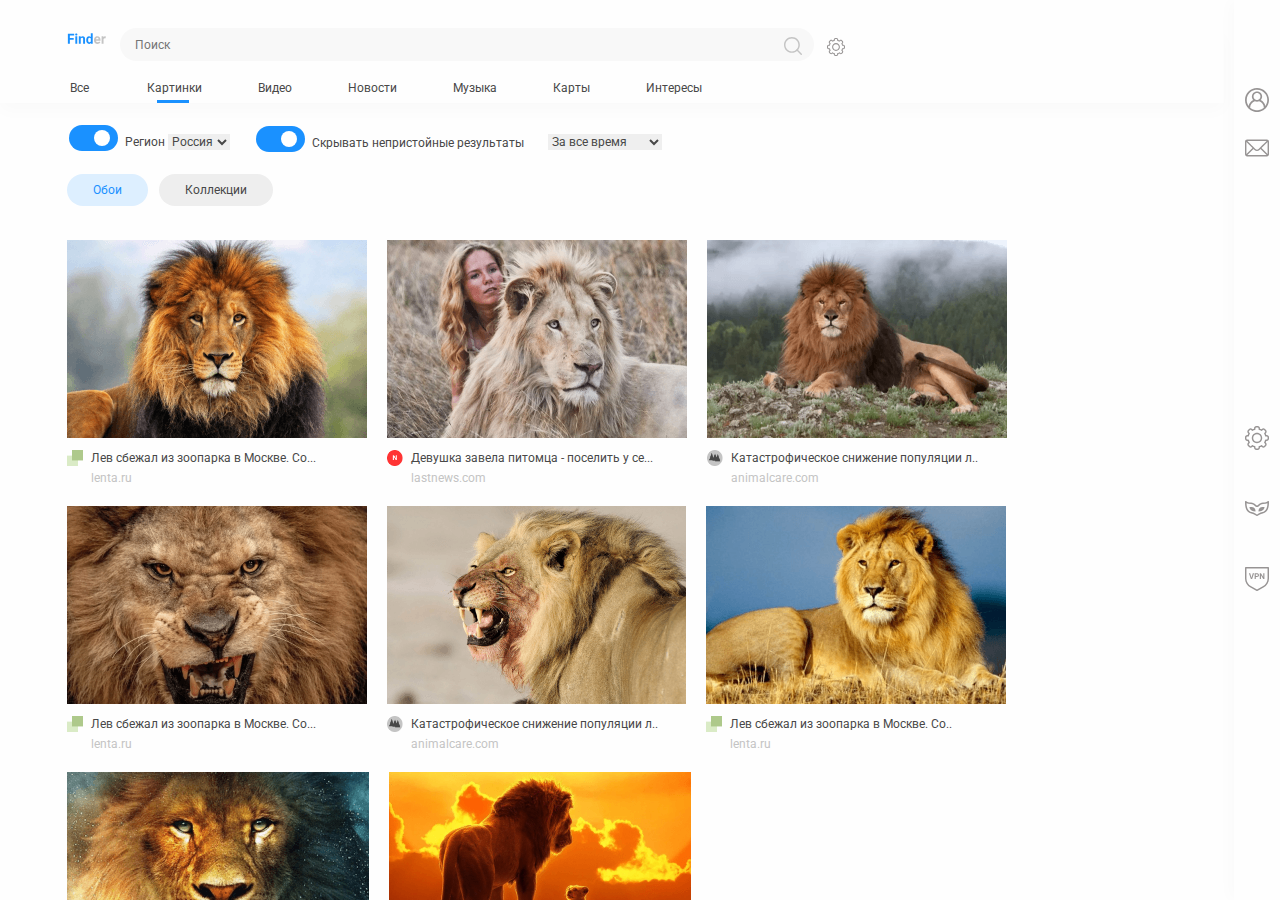
<file: pictures.html>
<!DOCTYPE html>
<html lang="en">
<head>
    <meta charset="UTF-8">
    <meta http-equiv="X-UA-Compatible" content="IE=edge">
    <meta name="viewport" content="width=device-width, initial-scale=1.0">
    <title>Finder - картинки</title>
    <link rel="preconnect" href="https://fonts.gstatic.com">
    <link href="https://fonts.googleapis.com/css2?family=Roboto&display=swap" rel="stylesheet">
    <link rel="shortcut icon" href="img/favicon.ico">
    <link rel="stylesheet" href="css/style.css"> 
</head>
<body> 
    <div class="wrapper">
        <div class="overlay hidden"></div>
        <div class="content">
           <header>
                <div class="container">
                    <form id="search-bar">
                        <section class="logo">
                            <a href="index.html">
                                <img src="img/logo2.svg" alt="logo">
                            </a>
                        </section>
                        <label>
                            <input type="search" id="search" placeholder="Поиск">
                            <button id="search-button"><img src="icons/lupa.svg" alt="Искать"></button>                            
                        </label>
                        <div class="settings">
                            <button id="show-settings" class="showing">
                                <div class="img">
                                    <svg width="24" height="24" viewBox="0 0 24 24" fill="none" xmlns="http://www.w3.org/2000/svg">
                                        <path d="M12.7531 24H11.2469C10.0286 24 9.03745 23.0089 9.03745 21.7906V21.2811C8.51953 21.1156 8.01633 20.9067 7.53291 20.6565L7.17178 21.0177C6.29714 21.8934 4.89609 21.8677 4.04686 21.0173L2.98228 19.9528C2.13155 19.103 2.10708 17.7024 2.98256 16.8279L3.34341 16.467C3.09323 15.9836 2.88441 15.4805 2.71889 14.9625H2.20936C0.991172 14.9625 0 13.9714 0 12.7531V11.2469C0 10.0286 0.991172 9.0375 2.20941 9.0375H2.71894C2.88445 8.51953 3.09328 8.01638 3.34345 7.53295L2.98233 7.17188C2.10736 6.29784 2.1315 4.89712 2.98261 4.04695L4.04728 2.98233C4.89848 2.12995 6.2992 2.10867 7.17216 2.98261L7.53295 3.34341C8.01638 3.09328 8.51958 2.88441 9.0375 2.71889V2.20936C9.0375 0.991125 10.0286 0 11.2469 0H12.7531C13.9714 0 14.9625 0.991125 14.9625 2.20936V2.71894C15.4804 2.88441 15.9836 3.09328 16.467 3.34345L16.8282 2.98233C17.7028 2.10661 19.1039 2.1323 19.9531 2.98266L21.0177 4.04719C21.8684 4.89698 21.8929 6.29756 21.0174 7.17211L20.6565 7.53295C20.9067 8.01638 21.1155 8.51948 21.2811 9.0375H21.7906C23.0088 9.0375 24 10.0286 24 11.2469V12.7531C24 13.9714 23.0088 14.9625 21.7906 14.9625H21.2811C21.1155 15.4805 20.9067 15.9836 20.6565 16.467L21.0177 16.8282C21.8926 17.7022 21.8685 19.1029 21.0174 19.9531L19.9527 21.0177C19.1015 21.8701 17.7008 21.8914 16.8278 21.0174L16.467 20.6566C15.9836 20.9068 15.4804 21.1156 14.9625 21.2812V21.7907C14.9625 23.0089 13.9714 24 12.7531 24ZM7.76798 19.1798C8.43956 19.577 9.16238 19.8771 9.91631 20.0716C10.2268 20.1518 10.4438 20.4318 10.4438 20.7525V21.7906C10.4438 22.2335 10.8041 22.5938 11.2469 22.5938H12.7531C13.196 22.5938 13.5563 22.2335 13.5563 21.7906V20.7525C13.5563 20.4318 13.7732 20.1518 14.0837 20.0716C14.8377 19.8771 15.5605 19.577 16.2321 19.1798C16.5084 19.0164 16.8602 19.0609 17.0872 19.2879L17.8226 20.0233C18.1396 20.3407 18.6488 20.3334 18.9581 20.0236L20.0234 18.9584C20.3319 18.6502 20.3422 18.141 20.0237 17.8228L19.288 17.0871C19.061 16.8601 19.0166 16.5083 19.1799 16.232C19.5771 15.5605 19.8771 14.8377 20.0717 14.0837C20.1518 13.7732 20.4319 13.5563 20.7525 13.5563H21.7906C22.2335 13.5563 22.5938 13.196 22.5938 12.7532V11.2469C22.5938 10.8041 22.2335 10.4438 21.7906 10.4438H20.7525C20.4318 10.4438 20.1518 10.2269 20.0717 9.91641C19.8771 9.16242 19.5771 8.43961 19.1799 7.76808C19.0166 7.4918 19.061 7.13995 19.288 6.91298L20.0234 6.17756C20.3413 5.86003 20.333 5.35097 20.0237 5.04202L18.9585 3.97678C18.6497 3.66759 18.1404 3.65855 17.8229 3.9765L17.0872 4.7122C16.8603 4.93922 16.5083 4.98366 16.2321 4.82025C15.5605 4.42308 14.8377 4.12303 14.0838 3.92845C13.7733 3.84834 13.5563 3.56831 13.5563 3.24764V2.20936C13.5563 1.76653 13.196 1.40625 12.7532 1.40625H11.247C10.8041 1.40625 10.4438 1.76653 10.4438 2.20936V3.24755C10.4438 3.56822 10.2269 3.84825 9.91636 3.92836C9.16242 4.12294 8.43961 4.42298 7.76803 4.82016C7.49166 4.98352 7.13986 4.93908 6.91289 4.71211L6.17752 3.97669C5.86045 3.65925 5.35125 3.66661 5.04202 3.97636L3.97669 5.04164C3.66816 5.3498 3.65784 5.859 3.97641 6.17719L4.71211 6.91289C4.93908 7.13986 4.98352 7.4917 4.82016 7.76798C4.42298 8.43952 4.12298 9.16233 3.92841 9.91631C3.84825 10.2268 3.56822 10.4437 3.24759 10.4437H2.20941C1.76658 10.4437 1.40625 10.804 1.40625 11.2469V12.7531C1.40625 13.196 1.76658 13.5563 2.20941 13.5563H3.24755C3.56822 13.5563 3.8482 13.7732 3.92836 14.0836C4.12294 14.8376 4.42298 15.5604 4.82011 16.232C4.98347 16.5083 4.93903 16.8601 4.71206 17.0871L3.97664 17.8225C3.65873 18.14 3.66703 18.6491 3.97636 18.958L5.04159 20.0233C5.35036 20.3325 5.85961 20.3415 6.17714 20.0235L6.9128 19.2878C7.08005 19.1206 7.428 18.9788 7.76798 19.1798Z" fill="#979494"/>
                                        <path d="M11.9997 17.2219C9.12032 17.2219 6.77783 14.8794 6.77783 12C6.77783 9.12067 9.12032 6.77814 11.9997 6.77814C14.8791 6.77814 17.2216 9.12067 17.2216 12C17.2216 14.8794 14.8791 17.2219 11.9997 17.2219ZM11.9997 8.18439C9.89572 8.18439 8.18408 9.89607 8.18408 12C8.18408 14.1039 9.89577 15.8156 11.9997 15.8156C14.1036 15.8156 15.8153 14.1039 15.8153 12C15.8153 9.89607 14.1037 8.18439 11.9997 8.18439Z" fill="#979494"/>
                                    </svg> 
                                </div>
                            </button> 
                            <section id="modal-settings" class="hidden modal settings-popup">
                                <h5>Внешний вид</h5>
                                <ul class="view">
                                    <!-- <li></li> -->
                                    <li>
                                        <label for="font-size">Размер шрифта</label>
                                        <select name="" id="font-size" class="settings-select">
                                            <option selected value="12">12</option>
                                            <option value="14">14</option>
                                        </select>
                                    </li>
                                    <li>
                                        <label for="results-on-page">Результатов на странице</label>
                                        <select name="" id="results-on-page" class="settings-select">
                                            <option selected value="12">10</option>
                                            <option value="14">20</option>
                                        </select>
                                    </li>
                                </ul>
                                <h5>Основные</h5>
                                <ul class="main">
                                    <li>
                                        <label for="search-languag">Язык поиска</label>
                                        <select name="" id="search-language" class="settings-select">
                                            <option selected value="ru">Русский</option>
                                            <option value="en">Английский</option>
                                        </select>
                                    </li>
                                    <li>
                                        <label for="interface-language">Язык интерфейса</label>
                                        <select name="" id="interface-language" class="settings-select">
                                            <option selected value="ru">Русский</option>
                                            <option value="en">Английский</option>
                                        </select>
                                    </li>
                                </ul>
                                <button id="more-settings-btn" class="title">Больше настроек</button>
                            </section>                            
                        </div>

                    </form>
                    <nav>
                        <ul class="header-nav">
                            <li class="header-link"><a href="all.html">Все</a></li>
                            <li class="header-link active "><a href="pictures.html">Картинки</a></li>
                            <li class="header-link"><a href="video.html">Видео</a></li>
                            <li class="header-link"><a href="news.html">Новости</a></li>
                            <li class="header-link"><a href="music.html">Музыка</a></li>
                            <li class="header-link"><a href="maps.html">Карты</a></li>
                            <li class="header-link"><a href="interests.html">Интересы</a></li>
                        </ul>
                    </nav>
                </div>
            </header> 
            <main>
                <div class="container">
                    <section class="filters">
                        <div class="search-region">
                            <label>
                                <input type="checkbox" class="toggle" name="activate-search-region" id="search-region-activator">
                                Регион
                                <select name="region" id="search-region">
                                    <option value="Russia" selected>Россия</option>
                                    <option value="Europe">Европа</option>
                                    <option value="USA">США</option>
                                </select>
                            </label>
                        </div>
                        <label>
                            <input type="checkbox" class="toggle" name="activate-safe-mode" id="safe-mode">
                            Скрывать непристойные результаты
                        </label>
                        <select name="date-filter" id="post-date-filter">
                            <option value="all" selected>За все время</option>
                            <option value="new">Сначала новые</option>
                            <option value="old">Сначала старые</option>
                        </select>
                    </section>
                    <ul class="tags">
                        <li class="tags-item active">Обои</li>
                        <li class="tags-item">Коллекции</li>
                    </ul>
                    <section>
                        <ul class="card-grid">
                            <li class="card">
                                <a href="picture.html">
                                    <div class="image">
                                        <img src="img/lion1.png" alt="Картинка">
                                    </div>
                                    <div class="description">
                                        <img src="img/favicon1.png" alt="">
                                        <div class="source-info">
                                            <p class="source-title">Лев сбежал из зоопарка в Москве. Со...</p>
                                            <p class="source">lenta.ru</p>                                        
                                        </div>
                                    </div>
                                </a>
                            </li>
                            <li class="card">
                                <a href="picture.html">
                                    <div class="image">
                                        <img src="img/lion2.png" alt="Картинка">
                                    </div>
                                    <div class="description">
                                        <img src="img/favicon2.png" alt="">
                                        <div class="source-info">
                                            <p class="source-title">Девушка завела питомца - поселить у се...</p>
                                            <p class="source">lastnews.com</p>                                        
                                        </div>
                                    </div>
                                </a>
                            </li>
                            <li class="card">
                                <a href="picture.html">
                                    <div class="image">
                                        <img src="img/lion3.png" alt="Картинка">
                                    </div>
                                    <div class="description">
                                        <img src="img/favicon3.png" alt="">
                                        <div class="source-info">
                                            <p class="source-title">
                                                Катастрофическое снижение популяции л..</p>
                                            <p class="source">animalcare.com</p>
                                        </div>

                                    </div>
                                </a>
                            </li>
                            <li class="card">
                                <a href="picture.html">
                                    <div class="image">
                                        <img src="img/lion4.png" alt="Картинка">
                                    </div>
                                    <div class="description">
                                        <img src="img/favicon1.png" alt="">
                                        <div class="source-info">
                                            <p class="source-title">Лев сбежал из зоопарка в Москве. Со...</p>
                                            <p class="source">lenta.ru</p>    
                                        </div>
                                        
                                    </div>
                                </a>
                            </li>
                            <li class="card">
                                <a href="picture.html">
                                    <div class="image">
                                        <img src="img/lion5.png" alt="Картинка">
                                    </div>
                                    <div class="description">
                                        <img src="img/favicon3.png" alt="">
                                        <div class="source-info">
                                            <p class="source-title">Катастрофическое снижение популяции л..</p>
                                            <p class="source">animalcare.com</p>    
                                        </div>
                                        
                                    </div>
                                </a>
                            </li>
                            <li class="card">
                                <a href="picture.html">
                                    <div class="image">
                                        <img src="img/lion6.png" alt="Картинка">
                                    </div>
                                    <div class="description">
                                        <img src="img/favicon1.png" alt="">
                                        <div class="source-info">
                                            <p class="source-title">Лев сбежал из зоопарка в Москве. Со..</p>
                                            <p class="source">lenta.ru</p>    
                                        </div>
                                        
                                    </div>
                                </a>
                            </li>
                            <li class="card">
                                <a href="picture.html">
                                    <div class="image">
                                        <img src="img/lion7.png" alt="Картинка">
                                    </div>
                                    <div class="description">
                                        <img src="img/favicon2.png" alt="">
                                        <div class="source-info">
                                            <p class="source-title">Девушка завела питомца - поселить у се...</p>
                                            <p class="source">lastnews.com</p>    
                                        </div>
                                        
                                    </div>
                                </a>
                            </li>
                            <li class="card">
                                <a href="picture.html">
                                    <div class="image">
                                        <img src="img/lion8.png" alt="Картинка">
                                    </div>
                                    <div class="description">
                                        <img src="img/favicon3.png" alt="">
                                        <div class="source-info">
                                            <p class="source-title">Катастрофическое снижение популяции л..</p>
                                            <p class="source">animalcare.com</p>    
                                        </div>
                                        
                                    </div>
                                </a>
                            </li>
                        </ul>

                    </section>
                </div>
            </main>    
        </div>
        <div class="sidebar">
            <section id="modal-more-settings" class="hidden modal settings-popup">
                <h5>Основные</h5>
                <ul class="main">
                    <li>
                        <label for="settings-region">
                            <p class="subtitle">Регион</p>
                            <p class="explanation">Показывать результаты, характерные для региона</p>
                        </label>
                        <input type="checkbox" class="toggle" name="change-region" id="settings-region"> 
                    </li>
                    <li>
                        <label for="settings-language">
                            <p class="subtitle">Язык интерфейса</p>
                            <p class="explanation">Изменить используемый язык</p>
                        </label>
                        <input type="checkbox" class="toggle" name="change-language" id="settings-language"> 
                    </li>
                    <li>
                        <label for="settings-save-search">
                            <p class="subtitle">Безопасный поиск</p>
                            <p class="explanation">Скрывать непристойные результаты</p>
                        </label>
                        <input type="checkbox" class="toggle" name="save-search" id="settings-region"> 
                    </li>
                    <li>
                        <label for="settings-cookie">
                            <p class="subtitle">Куки</p>
                            <p class="explanation">Показывать уведомления сайтов о использовании cookies</p>
                        </label>
                        <input type="checkbox" class="toggle" name="change-cookie" id="settings-cookie"> 
                    </li>
                    <li>
                        <label for="settings-tabs">
                            <p class="subtitle">Новая вкладка</p>
                            <p class="explanation">Открывать ссылки в новой вкладке</p>
                        </label>
                        <input type="checkbox" class="toggle" name="tabs" id="settings-tabs"> 
                    </li>
                </ul>
                <h5>Внешний вид</h5>
                <ul class="view">
                    <!-- <li></li> -->
                    <li>
                        <label for="set-font-size">
                            <p class="subtitle">Размер шрифта</p>
                            <p class="explanation">Изменить размер шрифта интерфейса</p>
                        </label>
                        <select name="font-size" id="set-font-size" class="settings-select">
                            <option selected value="12">12</option>
                            <option value="14">14</option>
                        </select>
                    </li>
                    <li>
                        <label for="set-results-on-page">
                            <p class="subtitle">Размер шрифта</p>
                            <p class="explanation">Изменить размер шрифта интерфейса</p>
                        </label>
                        <select name="results-on-page" id="set-results-on-page" class="settings-select">
                            <option selected value="12">10</option>
                            <option value="14">20</option>
                        </select>
                    </li>
                </ul>
                <h5>Аккаунт</h5>
                <ul class="account">
                    <li>
                        <button class="acc-settings">
                            <p class="subtitle">Пароль</p>
                            <p class="explanation">Изменить пароль</p>
                        </button> 
                    </li>
                    <li>
                        <button class="acc-settings">
                            <p class="subtitle">Имя</p>
                            <p class="explanation">Изменить имя</p>
                        </button> 
                    </li>
                    <li>
                        <button class="acc-settings">
                            <p class="subtitle">Почта</p>
                            <p class="explanation">Изменить электронный адрес</p>
                        </button> 
                    </li>
                </ul>
            </section>  
            <section id="modal-lk" class="hidden modal">
                <aside>
                    <figure>
                        <figure id="edit-photo">
                            <div id="user-avatar"></div>
                            <button id="add-photo">
                                <img  src="icons/camera.svg" alt="">
                            </button>
                        </figure>
                        <p id="user-nickname">
                            <span id="user-lname-output">Свистунова </span>
                            <span id="user-fname-output">Мария</span>
                        </p>
                        <p class="user-email">
                            mashasv@mail.com
                        </p>
                    </figure>
                    <ul class="control-btns title">
                        <li class="active" id="add-acc">Добавить аккаунт</li>
                        <li id="edit-acc">Редактировать</li>
                        <li id="admin-acc">
                            <a href="admin.html">Администрирование</a>
                        </li>
                    </ul>
                    <button id="exit-btn" class="title">Выйти</button>
                </aside>
                <form id="field">
                    <h3 class="title">Добавление аккаунта</h3>
                    <fieldset>
                        <label>
                            Логин (электронная почта)
                            <input type="email" name="login" id="user-login" placeholder="example@mail.ru">
                        </label>
                        <label id="pass">
                            Пароль
                            <div class="passw">
                                <input type="password" name="password" id="user-password" value="fhjdfjfdjk">
                                <div class="eye">
                                    <img src="icons/view.svg" alt="">
                                </div>
                            </div>

                        </label>
                    </fieldset>
                    <fieldset>
                        <label>
                            Имя
                            <input type="password" name="user-name" id="user-first-name" placeholder="Валерий">
                        </label>
                        <label>
                            Фамилия
                            <input type="password" name="user-last-name" id="user-last-name" placeholder="Кормушкин">
                        </label>
                    </fieldset>
                    <button type="submit" class="title">Готово</button>
                </form>
            </section> 
            <aside class="aside-menu">
                <div class="sidebar-first">
                    <a href="" id="open-lk-modal" class="sidebar-link showing">
                        <div class="img">
                            <svg width="24" height="24" viewBox="0 0 24 24" fill="none" xmlns="http://www.w3.org/2000/svg">
                                <path d="M20.6703 3.69288C18.4051 1.3284 15.2709 -0.00600475 11.9965 2.0315e-05C5.37941 -0.00831435 0.00834381 5.34942 9.49964e-06 11.9669C-0.00410745 15.239 1.33009 18.3704 3.69271 20.6341C3.69959 20.6409 3.70215 20.6512 3.70898 20.6572C3.77837 20.7241 3.85378 20.7807 3.92406 20.8449C4.11686 21.0163 4.30965 21.1937 4.51274 21.3591C4.62154 21.4448 4.73465 21.5304 4.84606 21.6093C5.038 21.7523 5.22994 21.8954 5.43042 22.0274C5.56668 22.1131 5.70721 22.1988 5.84683 22.2845C6.03189 22.3959 6.21615 22.5081 6.40724 22.6101C6.5692 22.6958 6.73454 22.7695 6.89906 22.8475C7.079 22.9332 7.25638 23.0188 7.44059 23.0959C7.6248 23.1731 7.80991 23.2331 7.99668 23.2999C8.18345 23.3667 8.34456 23.4284 8.52365 23.4832C8.72588 23.5441 8.93324 23.5912 9.13888 23.6418C9.31024 23.6837 9.47647 23.7317 9.653 23.766C9.88947 23.8132 10.1294 23.8431 10.3694 23.8757C10.5176 23.8963 10.6624 23.9254 10.8123 23.94C11.2048 23.9786 11.6006 24 11.9999 24C12.3992 24 12.7951 23.9786 13.1875 23.94C13.3375 23.9254 13.4823 23.8963 13.6305 23.8757C13.8704 23.8431 14.1103 23.8132 14.3468 23.766C14.5182 23.7317 14.6896 23.6803 14.8609 23.6418C15.0666 23.5912 15.2739 23.5441 15.4762 23.4832C15.6553 23.4284 15.8283 23.3616 16.0031 23.2999C16.178 23.2382 16.3767 23.1714 16.5592 23.0959C16.7417 23.0205 16.9208 22.9323 17.1008 22.8475C17.2653 22.7695 17.4307 22.6958 17.5926 22.6101C17.7837 22.5081 17.9679 22.3959 18.153 22.2845C18.2927 22.1988 18.4332 22.1208 18.5694 22.0274C18.7699 21.8955 18.9619 21.7524 19.1538 21.6093C19.2652 21.5235 19.3782 21.4464 19.4871 21.3591C19.6902 21.1962 19.883 21.0232 20.0758 20.8449C20.146 20.7807 20.2214 20.7241 20.2908 20.6572C20.2977 20.6513 20.3003 20.641 20.3071 20.6341C25.0855 16.0562 25.248 8.47131 20.6703 3.69288ZM18.7444 19.7369C18.5884 19.874 18.4273 20.0043 18.2646 20.1303C18.1686 20.204 18.0726 20.2768 17.9741 20.3471C17.819 20.4593 17.6613 20.5656 17.5011 20.6675C17.3845 20.7421 17.2654 20.814 17.1454 20.8843C16.9946 20.97 16.8412 21.0557 16.6862 21.1414C16.549 21.2117 16.4094 21.2777 16.2689 21.3428C16.1284 21.4079 15.9733 21.4773 15.8216 21.5382C15.6699 21.599 15.5089 21.6564 15.3503 21.7095C15.2055 21.7592 15.0607 21.8106 14.9142 21.8543C14.7428 21.9057 14.5637 21.9477 14.3863 21.9906C14.2475 22.0231 14.1105 22.06 13.9699 22.0874C13.7668 22.1269 13.5595 22.1543 13.3513 22.1825C13.233 22.198 13.1157 22.2194 12.9965 22.2314C12.6675 22.2631 12.3341 22.282 11.9974 22.282C11.6607 22.282 11.3273 22.2631 10.9983 22.2314C10.8792 22.2194 10.7618 22.198 10.6435 22.1825C10.4353 22.1543 10.228 22.1269 10.0249 22.0874C9.88435 22.06 9.74724 22.0232 9.60847 21.9906C9.43109 21.9478 9.25456 21.9049 9.08064 21.8543C8.93414 21.8106 8.78929 21.7592 8.6445 21.7095C8.486 21.6547 8.32744 21.599 8.17321 21.5382C8.01897 21.4773 7.87332 21.4105 7.72592 21.3428C7.57851 21.2751 7.44571 21.2117 7.30865 21.1414C7.15356 21.0609 7.00018 20.976 6.84936 20.8843C6.72941 20.8141 6.61027 20.7421 6.49374 20.6675C6.33353 20.5656 6.17584 20.4593 6.02075 20.3471C5.92219 20.2768 5.82625 20.204 5.73025 20.1303C5.56743 20.0043 5.40637 19.8732 5.25043 19.7369C5.21272 19.7086 5.17843 19.6726 5.14163 19.6401C5.17994 16.7251 7.05249 14.1512 9.81411 13.2176C11.1949 13.8745 12.7981 13.8745 14.179 13.2176C16.9406 14.1512 18.8131 16.725 18.8515 19.6401C18.8155 19.6726 18.7812 19.7052 18.7444 19.7369ZM9.0086 6.8705C9.93637 5.22044 12.026 4.63495 13.676 5.56276C15.326 6.49057 15.9115 8.58031 14.9837 10.2304C14.6759 10.7779 14.2235 11.2302 13.676 11.5381C13.6717 11.5381 13.6666 11.5381 13.6615 11.5432C13.4342 11.6697 13.1941 11.7714 12.9451 11.8466C12.9006 11.8595 12.8594 11.8766 12.8123 11.8877C12.7266 11.91 12.6366 11.9254 12.5484 11.9408C12.3822 11.9699 12.214 11.9868 12.0454 11.9914H11.9477C11.7791 11.9868 11.6109 11.9699 11.4447 11.9408C11.359 11.9254 11.2682 11.91 11.1808 11.8877C11.1354 11.8766 11.0951 11.8595 11.048 11.8466C10.7991 11.7714 10.5589 11.6698 10.3317 11.5432L10.3163 11.5381C8.66629 10.6103 8.08083 8.52056 9.0086 6.8705ZM20.3715 17.9409C19.8217 15.3761 18.1328 13.2017 15.7839 12.0343C17.704 9.94258 17.565 6.6902 15.4733 4.76996C13.3817 2.84972 10.1294 2.9888 8.20926 5.08055C6.40413 7.04703 6.40413 10.0679 8.20926 12.0343C5.86034 13.2017 4.17148 15.3761 3.62162 17.9409C0.335893 13.3125 1.42417 6.89671 6.05238 3.61084C10.6806 0.324972 17.0961 1.4133 20.3818 6.0417C21.617 7.78159 22.28 9.86279 22.2789 11.9966C22.2789 14.1285 21.612 16.207 20.3715 17.9409Z" fill="#979494"/>
                            </svg>
                        </div>
                    </a>
                    <a href="email.html" class="sidebar-link">
                        <div class="img">
                            <svg width="24" height="18" viewBox="0 0 24 18" fill="none" xmlns="http://www.w3.org/2000/svg">
                                <path d="M21.8906 0.5625H2.10938C0.943922 0.5625 0 1.51228 0 2.67188V15.3281C0 16.4946 0.950859 17.4375 2.10938 17.4375H21.8906C23.0463 17.4375 24 16.4986 24 15.3281V2.67188C24 1.51434 23.0598 0.5625 21.8906 0.5625ZM21.5952 1.96875C21.1642 2.39742 13.7476 9.77499 13.4916 10.0297C13.0931 10.4281 12.5634 10.6475 12 10.6475C11.4366 10.6475 10.9069 10.4281 10.5071 10.0284C10.3349 9.85706 3.00014 2.56097 2.40478 1.96875H21.5952ZM1.40625 15.0419V2.95898L7.48303 9.00375L1.40625 15.0419ZM2.40567 16.0312L8.48006 9.99548L9.51408 11.0241C10.1781 11.6881 11.061 12.0538 12 12.0538C12.939 12.0538 13.8219 11.6881 14.4846 11.0254L15.5199 9.99548L21.5943 16.0312H2.40567ZM22.5938 15.0419L16.517 9.00375L22.5938 2.95898V15.0419Z" fill="#979494"/>
                            </svg>
                        </div>
                    </a>
                </div>
                <div class="sidebar-second">
                    <a href="" id="open-set-modal" class="sidebar-link showing">
                        <div class="img">
                            <svg width="24" height="24" viewBox="0 0 24 24" fill="none" xmlns="http://www.w3.org/2000/svg">
                                <path d="M12.7531 24H11.2469C10.0286 24 9.03745 23.0089 9.03745 21.7906V21.2811C8.51953 21.1156 8.01633 20.9067 7.53291 20.6565L7.17178 21.0177C6.29714 21.8934 4.89609 21.8677 4.04686 21.0173L2.98228 19.9528C2.13155 19.103 2.10708 17.7024 2.98256 16.8279L3.34341 16.467C3.09323 15.9836 2.88441 15.4805 2.71889 14.9625H2.20936C0.991172 14.9625 0 13.9714 0 12.7531V11.2469C0 10.0286 0.991172 9.0375 2.20941 9.0375H2.71894C2.88445 8.51953 3.09328 8.01638 3.34345 7.53295L2.98233 7.17188C2.10736 6.29784 2.1315 4.89712 2.98261 4.04695L4.04728 2.98233C4.89848 2.12995 6.2992 2.10867 7.17216 2.98261L7.53295 3.34341C8.01638 3.09328 8.51958 2.88441 9.0375 2.71889V2.20936C9.0375 0.991125 10.0286 0 11.2469 0H12.7531C13.9714 0 14.9625 0.991125 14.9625 2.20936V2.71894C15.4804 2.88441 15.9836 3.09328 16.467 3.34345L16.8282 2.98233C17.7028 2.10661 19.1039 2.1323 19.9531 2.98266L21.0177 4.04719C21.8684 4.89698 21.8929 6.29756 21.0174 7.17211L20.6565 7.53295C20.9067 8.01638 21.1155 8.51948 21.2811 9.0375H21.7906C23.0088 9.0375 24 10.0286 24 11.2469V12.7531C24 13.9714 23.0088 14.9625 21.7906 14.9625H21.2811C21.1155 15.4805 20.9067 15.9836 20.6565 16.467L21.0177 16.8282C21.8926 17.7022 21.8685 19.1029 21.0174 19.9531L19.9527 21.0177C19.1015 21.8701 17.7008 21.8914 16.8278 21.0174L16.467 20.6566C15.9836 20.9068 15.4804 21.1156 14.9625 21.2812V21.7907C14.9625 23.0089 13.9714 24 12.7531 24ZM7.76798 19.1798C8.43956 19.577 9.16238 19.8771 9.91631 20.0716C10.2268 20.1518 10.4438 20.4318 10.4438 20.7525V21.7906C10.4438 22.2335 10.8041 22.5938 11.2469 22.5938H12.7531C13.196 22.5938 13.5563 22.2335 13.5563 21.7906V20.7525C13.5563 20.4318 13.7732 20.1518 14.0837 20.0716C14.8377 19.8771 15.5605 19.577 16.2321 19.1798C16.5084 19.0164 16.8602 19.0609 17.0872 19.2879L17.8226 20.0233C18.1396 20.3407 18.6488 20.3334 18.9581 20.0236L20.0234 18.9584C20.3319 18.6502 20.3422 18.141 20.0237 17.8228L19.288 17.0871C19.061 16.8601 19.0166 16.5083 19.1799 16.232C19.5771 15.5605 19.8771 14.8377 20.0717 14.0837C20.1518 13.7732 20.4319 13.5563 20.7525 13.5563H21.7906C22.2335 13.5563 22.5938 13.196 22.5938 12.7532V11.2469C22.5938 10.8041 22.2335 10.4438 21.7906 10.4438H20.7525C20.4318 10.4438 20.1518 10.2269 20.0717 9.91641C19.8771 9.16242 19.5771 8.43961 19.1799 7.76808C19.0166 7.4918 19.061 7.13995 19.288 6.91298L20.0234 6.17756C20.3413 5.86003 20.333 5.35097 20.0237 5.04202L18.9585 3.97678C18.6497 3.66759 18.1404 3.65855 17.8229 3.9765L17.0872 4.7122C16.8603 4.93922 16.5083 4.98366 16.2321 4.82025C15.5605 4.42308 14.8377 4.12303 14.0838 3.92845C13.7733 3.84834 13.5563 3.56831 13.5563 3.24764V2.20936C13.5563 1.76653 13.196 1.40625 12.7532 1.40625H11.247C10.8041 1.40625 10.4438 1.76653 10.4438 2.20936V3.24755C10.4438 3.56822 10.2269 3.84825 9.91636 3.92836C9.16242 4.12294 8.43961 4.42298 7.76803 4.82016C7.49166 4.98352 7.13986 4.93908 6.91289 4.71211L6.17752 3.97669C5.86045 3.65925 5.35125 3.66661 5.04202 3.97636L3.97669 5.04164C3.66816 5.3498 3.65784 5.859 3.97641 6.17719L4.71211 6.91289C4.93908 7.13986 4.98352 7.4917 4.82016 7.76798C4.42298 8.43952 4.12298 9.16233 3.92841 9.91631C3.84825 10.2268 3.56822 10.4437 3.24759 10.4437H2.20941C1.76658 10.4437 1.40625 10.804 1.40625 11.2469V12.7531C1.40625 13.196 1.76658 13.5563 2.20941 13.5563H3.24755C3.56822 13.5563 3.8482 13.7732 3.92836 14.0836C4.12294 14.8376 4.42298 15.5604 4.82011 16.232C4.98347 16.5083 4.93903 16.8601 4.71206 17.0871L3.97664 17.8225C3.65873 18.14 3.66703 18.6491 3.97636 18.958L5.04159 20.0233C5.35036 20.3325 5.85961 20.3415 6.17714 20.0235L6.9128 19.2878C7.08005 19.1206 7.428 18.9788 7.76798 19.1798Z" fill="#979494"/>
                                <path d="M11.9997 17.2219C9.12032 17.2219 6.77783 14.8794 6.77783 12C6.77783 9.12067 9.12032 6.77814 11.9997 6.77814C14.8791 6.77814 17.2216 9.12067 17.2216 12C17.2216 14.8794 14.8791 17.2219 11.9997 17.2219ZM11.9997 8.18439C9.89572 8.18439 8.18408 9.89607 8.18408 12C8.18408 14.1039 9.89577 15.8156 11.9997 15.8156C14.1036 15.8156 15.8153 14.1039 15.8153 12C15.8153 9.89607 14.1037 8.18439 11.9997 8.18439Z" fill="#979494"/>
                            </svg>
                        </div>
                    </a>
                    <a href="" class="sidebar-link not-showing">
                        <div class="img">
                            <svg width="24" height="15" viewBox="0 0 24 15" fill="none" xmlns="http://www.w3.org/2000/svg">
                                <path d="M23.5285 0.0543528C23.2472 -0.0584345 22.9191 0.0118829 22.7067 0.233802C21.8951 1.08636 20.3556 1.50082 18.0001 1.50082C15.9933 1.50082 14.5504 2.68736 13.4972 3.55369C12.931 4.01951 12.3458 4.50063 12.0001 4.50063C11.6544 4.50063 11.0692 4.01951 10.503 3.55369C9.44981 2.68732 8.00691 1.50082 6.00007 1.50082C3.64458 1.50082 2.10505 1.08636 1.29351 0.233802C1.08039 0.0103935 0.754443 -0.060646 0.47173 0.0543528C0.18676 0.168629 0 0.444031 0 0.75089C0 5.52456 0.705338 11.1675 6.2029 12.4507C8.88944 13.0776 9.88701 13.8451 10.5476 14.3534C10.9798 14.686 11.3877 15.0001 12 15.0001C12.6123 15.0001 13.0203 14.6859 13.4524 14.3527C14.113 13.8451 15.1106 13.0769 17.7964 12.4499C23.2947 11.1668 24 5.52379 24 0.750845C24.0001 0.443986 23.8133 0.168629 23.5285 0.0543528ZM17.4552 10.9896C14.453 11.6898 13.254 12.6133 12.5377 13.1648C11.9649 13.6057 12.0352 13.6057 11.4625 13.1648C10.7462 12.6132 9.54716 11.6905 6.54424 10.9903C3.29078 10.2308 1.75342 7.57748 1.52929 2.20981C2.63157 2.7408 4.11107 3.00072 6.00002 3.00072C7.46928 3.00072 8.57522 3.91038 9.55081 4.7123C10.3558 5.37517 11.1167 6.00062 12 6.00062C12.8833 6.00062 13.6443 5.37512 14.4493 4.7123C15.4249 3.91038 16.5309 3.00072 18.0001 3.00072C19.889 3.00072 21.3685 2.7408 22.4708 2.20981C22.246 7.57748 20.7093 10.2301 17.4552 10.9896Z" fill="#979494"/>
                                <path d="M4.5 6.11428C4.5 6.11428 4.5 10.5001 10.5 10.5001C10.5 9.40356 10.5 8.30724 9.49997 7.21069C7.91891 5.477 4.5 6.11428 4.5 6.11428Z" fill="#979494"/>
                                <path d="M13.5 10.5003C19.5 10.5003 19.5 6.11447 19.5 6.11447C19.5 6.11447 16.0811 5.47724 14.5 7.21093C13.5 8.30748 13.5 9.40385 13.5 10.5003Z" fill="#979494"/>
                            </svg>
                        </div>
                    </a>
                    <a href="" class="sidebar-link not-showing">
                        <div class="img">
                            <svg width="24" height="24" viewBox="0 0 24 24" fill="none" xmlns="http://www.w3.org/2000/svg">
                                <path d="M23.2788 6.10352e-05H0.72142C0.322948 6.10352e-05 0 0.314819 0 0.703184V11.4718C0 15.2622 2.11297 18.7586 5.51436 20.5964L11.6502 23.9117C11.759 23.9705 11.8796 24 12 24C12.1204 24 12.241 23.9705 12.3498 23.9117L18.4856 20.5964C21.887 18.7586 24 15.2622 24 11.4718V0.703184C24.0002 0.314819 23.6771 6.10352e-05 23.2788 6.10352e-05ZM22.5573 11.4718C22.5573 14.7514 20.7292 17.7764 17.7862 19.3665L12 22.4929L6.2138 19.3665C3.271 17.7764 1.44284 14.7514 1.44284 11.4718V1.40631H22.5573V11.4718Z" fill="#979494"/>
                                <path d="M6.49756 10.6425L7.78662 6.36517H9.09131L7.11084 12.0527H5.88818L3.91553 6.36517H5.21631L6.49756 10.6425ZM10.8022 10.0488V12.0527H9.63037V6.36517H11.8491C12.2762 6.36517 12.6512 6.4433 12.9741 6.59955C13.2996 6.7558 13.5496 6.97845 13.7241 7.26752C13.8986 7.55398 13.9858 7.8808 13.9858 8.24799C13.9858 8.80528 13.7944 9.24538 13.4116 9.5683C13.0314 9.88861 12.5041 10.0488 11.8296 10.0488H10.8022ZM10.8022 9.09955H11.8491C12.159 9.09955 12.3947 9.02663 12.5562 8.8808C12.7202 8.73497 12.8022 8.52663 12.8022 8.2558C12.8022 7.97715 12.7202 7.75189 12.5562 7.58002C12.3921 7.40814 12.1655 7.3196 11.8765 7.31439H10.8022V9.09955ZM19.4194 12.0527H18.2476L15.9663 8.31049V12.0527H14.7944V6.36517H15.9663L18.2515 10.1152V6.36517H19.4194V12.0527Z" fill="#979494"/>
                            </svg>
                        </div>
                    </a>
                </div>
            </aside>
        </div>

    </div>
    <script src="js/index.js"></script>
    <script src="js/pictures.js"></script>
</body>
</html>
</file>
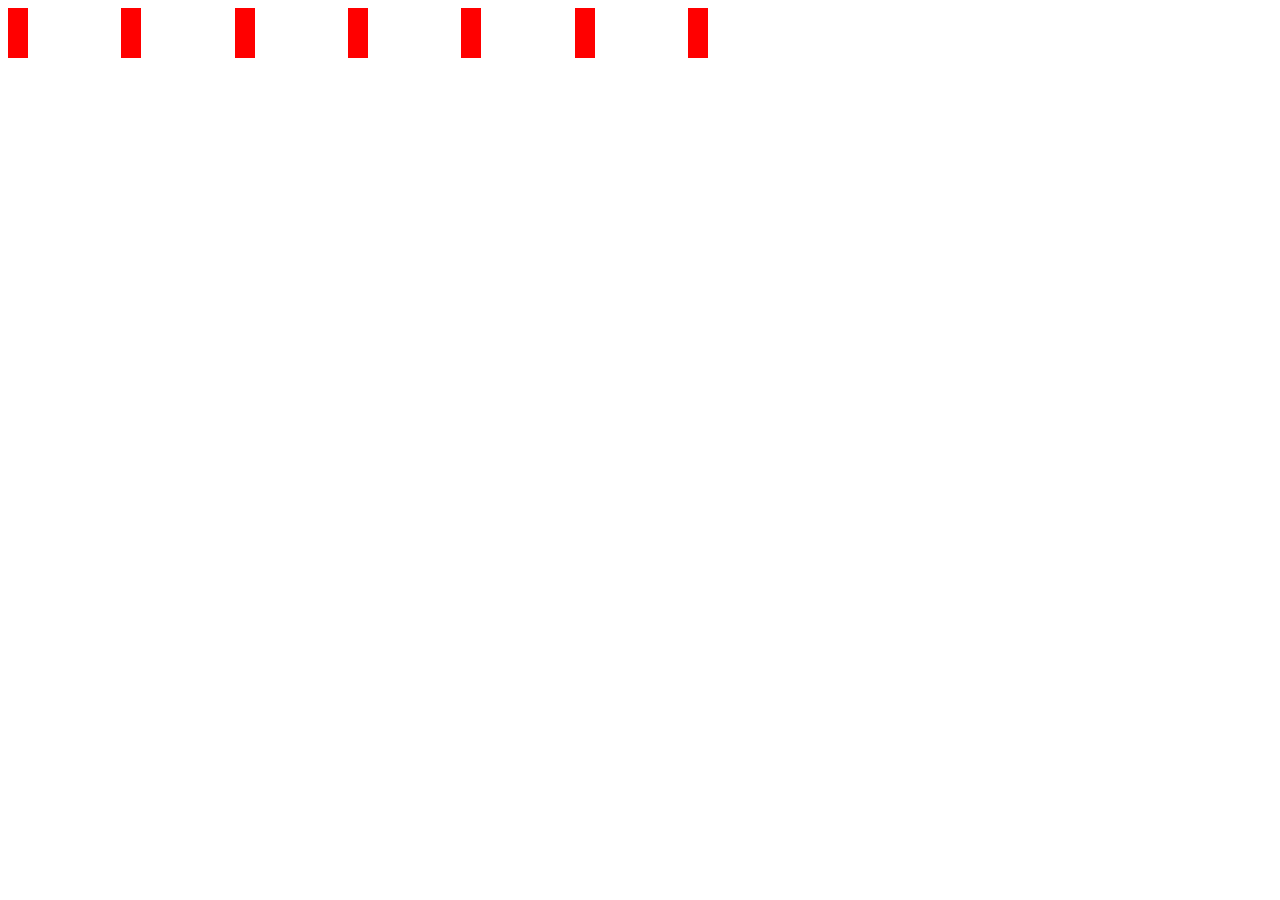
<file: test.html>
<!DOCTYPE html>
<html lang="en">
<head>
    <meta charset="UTF-8">
    <meta http-equiv="X-UA-Compatible" content="IE=edge">
    <meta name="viewport" content="width=device-width, initial-scale=1.0">
    <title>Document</title>
    <link rel="stylesheet" href="css/style1.css">
</head>
<body>
    <div class="f">
        <div class="g"></div>
        <div class="g"></div>
        <div class="g"></div>
        <div class="g"></div>
        <div class="g"></div>
        <div class="g"></div>
        <div class="g"></div>
    </div>
</body>
</html>
</file>
<file: css/style.css>
@charset "UTF-8";
@import url("https://fonts.googleapis.com/css2?family=Roboto&display=swap");
.onhover, .post-list .post:hover, .flex-container #music-aside .albums-list li:hover, .flex-container #music-aside .artists-list li:hover {
  background-color: #fff;
  -webkit-box-shadow: 0px 8px 16px rgba(0, 0, 0, 0.02);
          box-shadow: 0px 8px 16px rgba(0, 0, 0, 0.02);
}

.horizontal_strip, header .header-nav li.active {
  position: relative;
}

.horizontal_strip:after, header .header-nav li.active:after {
  content: '';
  height: 3px;
  width: 32px;
  position: absolute;
  bottom: 0;
  left: 34%;
  background-color: #1A91FF;
}

.control_el {
  background-color: #DDEFFF;
  color: #1A91FF;
  padding: 10px 28px;
  margin: 0px 8px;
}

.toggle {
  position: relative;
  margin: 12px 32px 0px 10px;
}

@media screen and (max-width: 768px) {
  .toggle {
    margin: 12px 29px 0px 10px;
  }
}

.toggle:after {
  content: '';
  position: absolute;
  top: -8px;
  left: -8px;
  width: 49px;
  height: 26px;
  background-color: #1A91FF;
  border-radius: 30px;
}

@media screen and (max-width: 768px) {
  .toggle:after {
    width: 39px;
    height: 20px;
  }
}

.toggle:before {
  content: '';
  z-index: 10;
  position: absolute;
  top: -3px;
  right: -20px;
  width: 16px;
  height: 16px;
  background-color: #fff;
  border-radius: 50%;
}

@media screen and (max-width: 768px) {
  .toggle:before {
    width: 12px;
    height: 12px;
    top: -4px;
    right: -14px;
  }
}

.toggle:checked::before {
  background-color: #F8F8F8;
  top: -3px;
  left: -3px;
}

.toggle:checked::after {
  background-color: #C4C4C4;
}

.tag, .tags .tags-item {
  display: inline-block;
  background-color: #EEEEEE;
  padding: 9px 26px;
  margin: 12px 8px 12px 0px;
  border-radius: 40px;
}

.tag.active, .tags .active.tags-item {
  background-color: #DDEFFF;
  color: #1A91FF;
}

.panel-cover .interact-main-block, .panel-cover .interact-main-block .controls, #email-main .mail-list .email:hover, #email-main .email-insides .email-header, .popup-cover #new-email-modal #form-header, header, .maps-sidebar .results li {
  -webkit-box-shadow: 0px 8px 16px rgba(0, 0, 0, 0.02);
          box-shadow: 0px 8px 16px rgba(0, 0, 0, 0.02);
}

* {
  padding: 0;
  margin: 0;
  border: 0;
}

*, *:before, *:after {
  -webkit-box-sizing: border-box;
          box-sizing: border-box;
}

:focus, :active {
  outline: none;
}

a:focus, a:active {
  outline: none;
}

a {
  display: block;
}

a, a:visited {
  text-decoration: none;
  color: #484848;
}

a:hover {
  text-decoration: none;
}

ul li {
  list-style: none;
}

img {
  vertical-align: top;
}

input, button, textarea, select {
  font-family: inherit;
  font-size: inherit;
  color: inherit;
}

input::-ms-clear {
  display: none;
}

button {
  cursor: pointer;
  background-color: transparent;
}

nav, footer, header, aside {
  display: block;
}

html, body {
  height: 100%;
  width: 100%;
  font-size: 100%;
}

.tag, .tags .tags-item, .toggle, select, .control_el {
  cursor: pointer;
}

body {
  color: #484848;
  font-size: 12.38px;
  background-color: #FEFEFE;
  font-family: 'Roboto', sans-serif;
}

body img {
  max-width: 100%;
}

h1, h2, h3, h4, h5, .title {
  color: #1A91FF;
  font-weight: normal;
}

h1, .title {
  font-size: 14px;
}

p {
  line-height: 16px;
}

.img {
  display: inline;
  vertical-align: middle;
}

.img.active path {
  fill: #1A91FF;
}

.container {
  max-width: 89%;
  margin: 0px auto;
  width: 100%;
}

.overlay {
  position: absolute;
  top: 0;
  right: 40px;
  width: 100%;
  height: 100%;
  z-index: 40;
}

.wrapper {
  display: -webkit-box;
  display: -ms-flexbox;
  display: flex;
  width: 100%;
  height: 100%;
  overflow-x: hidden;
}

.wrapper.noscroll {
  overflow-y: hidden;
}

.wrapper .main-content {
  display: -webkit-box;
  display: -ms-flexbox;
  display: flex;
  -webkit-box-flex: 1;
      -ms-flex: 1 1 auto;
          flex: 1 1 auto;
  width: 100%;
  height: 100%;
  -webkit-box-align: center;
      -ms-flex-align: center;
          align-items: center;
  -webkit-box-pack: center;
      -ms-flex-pack: center;
          justify-content: center;
  min-height: 630px;
}

.wrapper .main-content main {
  width: 60%;
}

.wrapper .main-content .container {
  width: 100%;
}

.wrapper .main-content .logo {
  text-align: center;
  margin-left: 20px;
}

.wrapper .main-content .logo #small-logo-img {
  display: none;
}

.wrapper .main-content .logo img {
  width: 9%;
  min-width: 40px;
}

.wrapper .main-content .main-features {
  display: -webkit-box;
  display: -ms-flexbox;
  display: flex;
  -webkit-box-orient: vertical;
  -webkit-box-direction: normal;
      -ms-flex-direction: column;
          flex-direction: column;
  width: 100%;
}

.wrapper .main-content .main-features .icons {
  width: 100%;
  margin: 20px 0px;
}

.wrapper .main-content .main-features .icons .icons-list {
  display: -webkit-box;
  display: -ms-flexbox;
  display: flex;
  -ms-flex-wrap: wrap;
      flex-wrap: wrap;
  width: 100%;
  -webkit-box-pack: justify;
      -ms-flex-pack: justify;
          justify-content: space-between;
}

.wrapper .main-content .main-features .icons .icons-list li {
  display: -webkit-box;
  display: -ms-flexbox;
  display: flex;
  -webkit-box-align: center;
      -ms-flex-align: center;
          align-items: center;
  -webkit-box-pack: center;
      -ms-flex-pack: center;
          justify-content: center;
  background-color: #fff;
  width: 12%;
  min-width: 80px;
  height: 81px;
  margin: 6px 0px;
  border-radius: 24px;
}

.wrapper .main-content .main-features .icons .icons-list li:hover {
  -webkit-box-shadow: 0px 8px 16px rgba(0, 0, 0, 0.03);
          box-shadow: 0px 8px 16px rgba(0, 0, 0, 0.03);
}

.wrapper .main-content .main-features .icons .icons-list li a {
  display: -webkit-box;
  display: -ms-flexbox;
  display: flex;
  -webkit-box-orient: vertical;
  -webkit-box-direction: normal;
      -ms-flex-direction: column;
          flex-direction: column;
  -webkit-box-align: center;
      -ms-flex-align: center;
          align-items: center;
  -webkit-box-pack: center;
      -ms-flex-pack: center;
          justify-content: center;
  color: #979494;
}

.wrapper .main-content .main-features .icons .icons-list li img {
  display: block;
  height: 24px;
  margin-bottom: 12px;
}

.wrapper .content {
  position: relative;
  -webkit-box-flex: 0;
      -ms-flex: 0 1 auto;
          flex: 0 1 auto;
  width: 100%;
  height: 100%;
  margin-bottom: 10em;
}

.wrapper .sidebar {
  min-width: 56px;
  height: 100%;
  position: relative;
}

.search {
  margin: 28px 0px;
  position: relative;
}

.search input {
  border: none;
  background-color: #fff;
  height: 60px;
  width: 100%;
  padding: 30px;
  border-radius: 40px;
  -webkit-box-shadow: 0px 8px 16px rgba(0, 0, 0, 0.02);
          box-shadow: 0px 8px 16px rgba(0, 0, 0, 0.02);
}

.search #search-button {
  position: absolute;
  top: 15px;
  right: 24px;
}

.search-filter {
  margin-left: 20px;
}

.aside-menu {
  position: fixed;
  top: 0;
  right: 0;
  max-width: 56px;
  display: -webkit-box;
  display: -ms-flexbox;
  display: flex;
  -webkit-box-orient: vertical;
  -webkit-box-direction: normal;
      -ms-flex-direction: column;
          flex-direction: column;
  -webkit-box-pack: justify;
      -ms-flex-pack: justify;
          justify-content: space-between;
  height: 100vh;
  -webkit-box-align: center;
      -ms-flex-align: center;
          align-items: center;
  padding: 64px 6px;
  -webkit-box-shadow: -4px 0px 16px rgba(0, 0, 0, 0.02);
          box-shadow: -4px 0px 16px rgba(0, 0, 0, 0.02);
}

.aside-menu .sidebar-second {
  -webkit-box-flex: 1;
      -ms-flex: 1 1 auto;
          flex: 1 1 auto;
  display: -webkit-box;
  display: -ms-flexbox;
  display: flex;
  -webkit-box-orient: vertical;
  -webkit-box-direction: normal;
      -ms-flex-direction: column;
          flex-direction: column;
  -webkit-box-pack: center;
      -ms-flex-pack: center;
          justify-content: center;
}

.aside-menu .sidebar-link {
  margin: 24px 5px;
}

.aside-menu .sidebar-link.active path {
  fill: #1A91FF;
}

.filters {
  display: -webkit-box;
  display: -ms-flexbox;
  display: flex;
  -ms-flex-wrap: wrap;
      flex-wrap: wrap;
  -webkit-box-align: center;
      -ms-flex-align: center;
          align-items: center;
  margin: 6px 0px;
  padding: 6px 0px;
}

.filters > * {
  margin-right: 24px;
}

.filters label {
  font-size: 12.38px;
  display: block;
}

.filters select {
  -ms-flex-item-align: end;
      align-self: flex-end;
  padding: 0px auto;
}

.card-grid {
  display: -webkit-box;
  display: -ms-flexbox;
  display: flex;
  -ms-flex-wrap: wrap;
      flex-wrap: wrap;
  margin: 12px -10px;
}

.card-grid .card {
  -webkit-box-flex: 0;
      -ms-flex: 0 1 auto;
          flex: 0 1 auto;
  margin: 10px;
}

.card-grid .card .image {
  margin: 0px 0px 6px 0px;
  width: 100%;
  overflow: hidden;
  /*  img {
                width: 100%;
                height: 100%;
                object-fit: cover;
            }  */
}

.card-grid .card .image img {
  width: 100%;
  height: 100%;
  -o-object-fit: cover;
     object-fit: cover;
}

.description {
  display: -webkit-box;
  display: -ms-flexbox;
  display: flex;
  margin: 12px 0px 0px 0px;
}

.description p {
  width: 100%;
}

.description img {
  height: 16px;
}

.description .source-info {
  margin: 0px 0px 0px 8px;
}

.description .source {
  color: #C4C4C4;
  margin: 4px 0px 0px 0px;
}

.description h4 {
  color: #484848;
}

.post-list {
  display: -webkit-box;
  display: -ms-flexbox;
  display: flex;
  -webkit-box-orient: vertical;
  -webkit-box-direction: normal;
      -ms-flex-direction: column;
          flex-direction: column;
}

.post-list .post {
  background-color: #fff;
  margin: 8px 0px;
  padding: 20px;
  width: 80%;
  max-width: 1500px;
  border-radius: 24px;
}

.post-list .post .social-btns, .post-list .post .info {
  display: -webkit-box;
  display: -ms-flexbox;
  display: flex;
  -webkit-box-align: center;
      -ms-flex-align: center;
          align-items: center;
  -ms-flex-wrap: wrap;
      flex-wrap: wrap;
}

.post-list .post .social-btns button {
  margin: 0px 3px 0px 0px;
}

.post-list .post .social-btns button img {
  height: 16px;
}

.post-list .post .social-btns span {
  margin: 0px 10px 0px 0px;
}

.post-list .post .info img {
  width: 14px;
}

.post-list .post .info span {
  margin: 0px 6px;
}

.post-list .post > a {
  display: -webkit-box;
  display: -ms-flexbox;
  display: flex;
}

.post-list .post > a * {
  margin: 4px 0px;
}

.post-list .post > a .left-col {
  min-width: 200px;
  -webkit-box-flex: 1;
      -ms-flex: 1 1 auto;
          flex: 1 1 auto;
  padding-right: 40px;
}

.post-list .post > a .image {
  -webkit-box-flex: 0;
      -ms-flex: 0 0 192px;
          flex: 0 0 192px;
}

.post-list .post .ver-post {
  -webkit-box-orient: vertical;
  -webkit-box-direction: normal;
      -ms-flex-direction: column;
          flex-direction: column;
}

.post-list .interest-post {
  background-color: #FAFAFA;
  border-radius: 0;
  padding: 8px 20px;
}

.post-list .interest-post > a * {
  margin: 8px 0px;
}

.post-list .interest-post .source-info {
  margin: 0px 0px 0px 8px;
}

.flex-container {
  display: -webkit-box;
  display: -ms-flexbox;
  display: flex;
  -webkit-box-align: start;
      -ms-flex-align: start;
          align-items: start;
}

.flex-container .post-list, .flex-container .music-list {
  min-width: 250px;
  -webkit-box-flex: 1;
      -ms-flex: 1 1 auto;
          flex: 1 1 auto;
  margin: 0px 10px 0px 0px;
}

.flex-container .post-list .post, .flex-container .music-list .post {
  width: 100%;
}

.flex-container .post-list .post audio, .flex-container .music-list .post audio {
  width: 100%;
}

.flex-container .music-list {
  margin-right: 30px;
  -webkit-box-flex: 0;
      -ms-flex: 0 1 700px;
          flex: 0 1 700px;
}

.flex-container .music-list .music-item {
  display: -webkit-box;
  display: -ms-flexbox;
  display: flex;
  -webkit-box-align: center;
      -ms-flex-align: center;
          align-items: center;
  background-color: #FAFAFA;
  padding: 14px 16px;
  border-radius: 16px;
  -webkit-box-pack: justify;
      -ms-flex-pack: justify;
          justify-content: space-between;
  color: #C4C4C4;
  margin-top: 9px;
}

.flex-container .music-list .music-item .title {
  width: 90%;
  margin: 0 5px;
  color: #C4C4C4;
}

.flex-container .music-list .music-item button {
  width: 22px;
  height: 22px;
  min-width: 20px;
  border-radius: 50%;
  background-color: #EEEEEE;
}

.flex-container .music-list .music-item button svg {
  opacity: 0;
}

.flex-container .music-list .music-item.active {
  background-color: #DDEFFF;
  color: #1A91FF;
}

.flex-container .music-list .music-item.active .title {
  color: #1A91FF;
}

.flex-container .music-list .music-item.active button {
  background-color: #fff;
}

.flex-container .music-list .music-item.active button svg {
  opacity: 100%;
}

.flex-container aside {
  -webkit-box-flex: 0;
      -ms-flex: 0 0 310px;
          flex: 0 0 310px;
  margin: 0px 0px 0px 10px;
  padding: 20px;
  border-radius: 24px;
  background-color: #FAFAFA;
}

.flex-container aside section h3 {
  margin: 12px 0px 8px 0px;
}

.flex-container aside section .aside-tags {
  margin: 8px -4px;
}

.flex-container aside section .aside-tags li {
  display: -webkit-inline-box;
  display: -ms-inline-flexbox;
  display: inline-flex;
  padding: 9px 12px;
  margin: 6px 4px;
  background-color: #EEEEEE;
  border-radius: 40px;
  cursor: pointer;
}

.flex-container aside section .aside-tags li img {
  width: 0;
}

.flex-container aside section .aside-tags li.active {
  background-color: #DDEFFF;
  color: #1A91FF;
}

.flex-container aside section .aside-tags li.active img {
  width: 8px;
  margin-left: 2px;
}

.flex-container aside section .subscribes {
  padding: 4px 0px;
}

.flex-container aside section .subscribes li {
  margin: 8px 0px;
  display: -webkit-box;
  display: -ms-flexbox;
  display: flex;
}

.flex-container aside section .subscribes li img {
  max-height: 24px;
  margin-right: 8px;
}

.flex-container #music-aside {
  -webkit-box-flex: 1;
      -ms-flex: 1 1 40%;
          flex: 1 1 40%;
}

.flex-container #music-aside h3 {
  margin-left: 10px;
}

.flex-container #music-aside .albums-list, .flex-container #music-aside .artists-list {
  display: -webkit-box;
  display: -ms-flexbox;
  display: flex;
  -webkit-box-orient: vertical;
  -webkit-box-direction: normal;
      -ms-flex-direction: column;
          flex-direction: column;
}

.flex-container #music-aside .albums-list li, .flex-container #music-aside .artists-list li {
  display: -webkit-box;
  display: -ms-flexbox;
  display: flex;
  -webkit-box-align: center;
      -ms-flex-align: center;
          align-items: center;
  padding: 5px;
  margin-bottom: 12px;
}

.flex-container #music-aside .albums-list li .image, .flex-container #music-aside .artists-list li .image {
  width: 87px;
  border-radius: 50%;
  margin: 5px;
}

.flex-container #music-aside .albums-list li .image img, .flex-container #music-aside .artists-list li .image img {
  max-width: 100%;
}

.flex-container #music-aside .albums-list li figure, .flex-container #music-aside .artists-list li figure {
  display: -webkit-box;
  display: -ms-flexbox;
  display: flex;
  -webkit-box-orient: vertical;
  -webkit-box-direction: normal;
      -ms-flex-direction: column;
          flex-direction: column;
  height: 85px;
  -webkit-box-pack: justify;
      -ms-flex-pack: justify;
          justify-content: space-between;
}

.flex-container #music-aside .albums-list li figure .info, .flex-container #music-aside .artists-list li figure .info {
  display: -webkit-box;
  display: -ms-flexbox;
  display: flex;
  -webkit-box-pack: justify;
      -ms-flex-pack: justify;
          justify-content: space-between;
  width: 130px;
}

.flex-container #music-aside .albums-list li figure .info > *, .flex-container #music-aside .artists-list li figure .info > * {
  margin-right: 8px;
  display: -webkit-box;
  display: -ms-flexbox;
  display: flex;
  -webkit-box-align: center;
      -ms-flex-align: center;
          align-items: center;
}

.flex-container #music-aside .albums-list li figure .info > * img, .flex-container #music-aside .artists-list li figure .info > * img {
  margin-right: 3px;
}

.flex-container #music-aside .albums-list figure, .flex-container #music-aside .albums-list li > .title, .flex-container #music-aside .artists-list figure, .flex-container #music-aside .artists-list li > .title {
  margin-left: 15px;
}

.flex-container #music-aside .artists-list li {
  border-radius: 24px;
}

.panel-cover {
  display: -webkit-box;
  display: -ms-flexbox;
  display: flex;
  padding: 10px 0px;
}

.panel-cover .left-sidebar {
  -webkit-box-flex: 0;
      -ms-flex: 0 1 240px;
          flex: 0 1 240px;
  padding-right: 20px;
}

.panel-cover .left-sidebar .controls {
  margin: 10px 0px;
  padding: 5px 20px;
  background-color: #FAFAFA;
  border-radius: 24px;
}

.panel-cover .left-sidebar .controls li {
  padding: 10px 0px;
  cursor: pointer;
}

.panel-cover .left-sidebar .controls li button {
  text-align: left;
}

.panel-cover .interact-main-block {
  border-radius: 24px 24px 0px 0px;
  -webkit-box-flex: 1;
      -ms-flex: 1 1 1117px;
          flex: 1 1 1117px;
}

.panel-cover .interact-main-block .controls {
  border-radius: 24px 24px 0px 0px;
  margin-bottom: 5px;
}

#email-sidebar #new-email {
  background-color: #DDEFFF;
  color: #1A91FF;
  padding: 9px 26px;
  border-radius: 40px;
  margin: 10px 0;
}

#email-sidebar .controls button {
  color: #1A91FF;
}

#email-sidebar .extra-button {
  padding: 10px 15px;
}

#email-sidebar .extra-button li {
  padding: 7px 0px;
}

#email-sidebar .extra-button img {
  width: 16px;
  height: 16px;
}

#email-sidebar .extra-button span {
  margin: 0px 9px;
}

#email-main .controls {
  padding: 20px;
}

#email-main .controls select {
  margin-right: 20px;
}

#email-main .work-area {
  display: -webkit-box;
  display: -ms-flexbox;
  display: flex;
}

#email-main .mail-list {
  -webkit-box-flex: 0;
      -ms-flex: 0 1 434px;
          flex: 0 1 434px;
  -webkit-box-shadow: 4px 0px 16px rgba(0, 0, 0, 0.02);
          box-shadow: 4px 0px 16px rgba(0, 0, 0, 0.02);
}

#email-main .mail-list .email {
  padding: 12px 20px;
  margin: 4px 0px;
  display: -webkit-box;
  display: -ms-flexbox;
  display: flex;
  -webkit-box-pack: justify;
      -ms-flex-pack: justify;
          justify-content: space-between;
  -webkit-box-align: center;
      -ms-flex-align: center;
          align-items: center;
  position: relative;
}

#email-main .mail-list .email .layer.hidden {
  display: none;
}

#email-main .mail-list .email .layer {
  position: absolute;
  top: -3px;
  left: -3px;
  width: 100%;
  height: 100%;
  z-index: 30;
  background-color: orange;
}

#email-main .mail-list .email.read {
  opacity: 60%;
}

#email-main .mail-list .email.selected {
  background-color: #DDEFFF;
  color: #1A91FF;
  opacity: 100%;
  background-color: #DDEFFF;
  position: relative;
}

#email-main .mail-list .email.selected::after {
  content: '';
  height: 32px;
  width: 3px;
  position: absolute;
  top: 30px;
  right: 0px;
  background-color: #1A91FF;
}

#email-main .mail-list .email:hover {
  -webkit-filter: brightness(1.03);
          filter: brightness(1.03);
}

#email-main .mail-list .email > * {
  margin: 5px;
}

#email-main .mail-list .email .selected-emails {
  z-index: 50;
}

#email-main .mail-list .email .email-info {
  -webkit-box-flex: 1;
      -ms-flex: 1 1 auto;
          flex: 1 1 auto;
  display: -webkit-box;
  display: -ms-flexbox;
  display: flex;
  -webkit-box-pack: justify;
      -ms-flex-pack: justify;
          justify-content: space-between;
  -webkit-box-align: start;
      -ms-flex-align: start;
          align-items: start;
}

#email-main .mail-list .email .email-info > * {
  margin: 10px;
}

#email-main .mail-list .email .email-info .email-main-info {
  -webkit-box-flex: 1;
      -ms-flex: 1 1 auto;
          flex: 1 1 auto;
}

#email-main .email-insides {
  -webkit-box-flex: 1;
      -ms-flex: 1 1 663px;
          flex: 1 1 663px;
}

#email-main .email-insides .email-header {
  padding: 24px 48px;
  display: -webkit-box;
  display: -ms-flexbox;
  display: flex;
  -webkit-box-pack: justify;
      -ms-flex-pack: justify;
          justify-content: space-between;
  -webkit-box-align: center;
      -ms-flex-align: center;
          align-items: center;
}

#email-main .email-insides .email-header .header-email-info {
  display: -webkit-box;
  display: -ms-flexbox;
  display: flex;
  -webkit-box-align: center;
      -ms-flex-align: center;
          align-items: center;
}

#email-main .email-insides .email-header .header-email-info .email-main-info > * {
  margin: 5px 15px;
}

#email-main .email-insides .email-header .header-email-end-block {
  text-align: right;
}

#email-main .email-insides .email-header .header-email-end-block > * {
  margin: 5px 0px 5px 15px;
}

#email-main .email-insides .email-header .header-email-end-block .svg, #email-main .email-insides .email-header .header-email-end-block svg {
  height: 16px;
  width: 16px;
  margin-top: 3px;
  margin-left: 4px;
}

#email-main .email-insides .email-content {
  padding: 24px 48px;
}

#email-main .email-insides .email-content .email-text > * {
  margin: 10px 0px;
}

#email-main .email-insides .email-content .email-images {
  padding: 20px 0px;
}

#email-main .email-insides .email-content .email-img {
  margin-right: 6px;
}

#email-main .email-insides .email-content .email-img:last-child {
  margin-right: 0px;
}

#admin-sidebar .controls li.active {
  color: #1A91FF;
}

#admin-main .controls {
  padding: 20px 52px 0px 52px;
}

#admin-main .controls .tabs {
  display: -webkit-box;
  display: -ms-flexbox;
  display: flex;
}

#admin-main .controls .tabs .tab-heading {
  margin: 19px 50px 8px 0px;
  cursor: pointer;
}

#admin-main .controls .tabs .tab-heading.added {
  position: relative;
}

#admin-main .controls .tabs .tab-heading.added:after {
  content: '';
  height: 3px;
  width: 32px;
  position: absolute;
  bottom: -9px;
  left: 29%;
  background-color: #1A91FF;
}

#admin-main .work-area {
  padding: 12px 52px;
  min-height: 460px;
}

#admin-main .work-area form fieldset {
  width: 470px;
  position: relative;
}

#admin-main .work-area form fieldset > * {
  display: block;
}

#admin-main .work-area form fieldset label {
  margin: 10px 10px 6px 14px;
  color: #979494;
}

#admin-main .work-area form fieldset button.attach {
  margin-top: 12px;
  margin-left: 14px;
  color: #1A91FF;
  vertical-align: middle;
}

#admin-main .work-area form fieldset button.attach span {
  margin-left: 3px;
}

#admin-main .work-area form fieldset input[type=text], #admin-main .work-area form fieldset textarea {
  color: #484848;
  width: 100%;
  border-radius: 16px;
}

#admin-main .work-area form fieldset input {
  padding: 10px;
  background-color: #FAFAFA;
}

#admin-main .work-area form fieldset textarea {
  padding: 10px;
  background-color: #FAFAFA;
  max-height: 180px;
  resize: vertical;
  overflow-y: auto;
  margin-bottom: 12px;
}

#admin-main .work-area form fieldset button.remove-all {
  position: absolute;
  top: 40px;
  right: -20px;
}

#admin-main .work-area form fieldset .photoes {
  margin: 9px 0px;
  display: -webkit-box;
  display: -ms-flexbox;
  display: flex;
  -ms-flex-wrap: wrap;
      flex-wrap: wrap;
}

#admin-main .work-area form fieldset .photoes li.form-photo {
  position: relative;
  height: 86px;
  background-color: #FAFAFA;
  min-width: 86px;
}

#admin-main .work-area form fieldset .photoes li.form-photo img {
  height: 100%;
}

#admin-main .work-area form fieldset .photoes li.form-photo svg {
  position: absolute;
  top: 5px;
  right: 5px;
  height: 12px;
  width: 12px;
}

#admin-main .work-area form button[type=submit] {
  margin: 30px 0px 30px 14px;
}

#admin-main .work-area .items .items-filters {
  margin: 12px 0px 30px 0px;
}

#admin-main .work-area .items .items-filters select, #admin-main .work-area .items .items-filters .sel-all {
  margin-right: 20px;
}

#admin-main .work-area .items .items-filters .sel-all {
  display: -webkit-inline-box;
  display: -ms-inline-flexbox;
  display: inline-flex;
  -webkit-box-align: baseline;
      -ms-flex-align: baseline;
          align-items: baseline;
}

#admin-main .work-area .items .items-filters .sel-all input {
  margin-right: 5px;
  margin-bottom: -15px;
  -ms-flex-item-align: end;
      -ms-grid-row-align: end;
      align-self: end;
}

#admin-main .work-area .items .items-cards {
  display: -webkit-box;
  display: -ms-flexbox;
  display: flex;
  -ms-flex-wrap: wrap;
      flex-wrap: wrap;
  margin: 0px -10px;
}

#admin-main .work-area .items .items-cards .card-cover {
  width: 33.33%;
  padding: 0px 10px;
}

#admin-main .work-area .items .items-cards .card-cover .card {
  padding: 20px 25px;
  position: relative;
  background-color: #FAFAFA;
  border-radius: 8px;
}

#admin-main .work-area .items .items-cards .card-cover .card .buttons {
  position: absolute;
  top: 16px;
  right: 16px;
}

#admin-main .work-area .items .items-cards .card-cover .card .buttons .delete {
  margin-left: 4px;
}

#admin-main .work-area .items .items-cards .card-cover .card .card-head {
  display: -webkit-box;
  display: -ms-flexbox;
  display: flex;
}

#admin-main .work-area .items .items-cards .card-cover .card .card-head img {
  width: 32px;
  height: 31px;
  margin-right: 12px;
  -ms-flex-item-align: start;
      -ms-grid-row-align: start;
      align-self: start;
}

#admin-main .work-area .items .items-cards .card-cover .card .card-head .heading {
  margin-bottom: 3px;
}

#admin-main .work-area .items .items-cards .card-cover .card .card-head .time {
  color: #C4C4C4;
  font-size: 11.4px;
}

#admin-main .work-area .items .items-cards .card-cover .card .title {
  margin: 16px 0px;
}

#admin-main .work-area .items .items-cards .card-cover .card .text {
  margin-bottom: 24px;
}

.modal {
  background-color: #fff;
  border-radius: 16px;
  -webkit-box-shadow: 0px 8px 16px rgba(0, 0, 0, 0.08);
          box-shadow: 0px 8px 16px rgba(0, 0, 0, 0.08);
  padding: 20px;
}

.popup-overlay {
  position: fixed;
  top: 0;
  right: -10px;
  width: 200%;
  height: 100%;
  background-color: rgba(0, 0, 0, 0.08);
  -webkit-backdrop-filter: blur(2px);
          backdrop-filter: blur(2px);
  z-index: 9000;
}

.popup-cover {
  position: fixed;
  top: 0;
  left: 0;
  width: 100%;
  height: 100%;
  z-index: 80;
  margin-right: -140px;
  display: -webkit-box;
  display: -ms-flexbox;
  display: flex;
  -webkit-box-align: center;
      -ms-flex-align: center;
          align-items: center;
  -webkit-box-pack: center;
      -ms-flex-pack: center;
          justify-content: center;
}

.popup-cover .popup {
  border-radius: 0;
  max-width: 858px;
  height: 85%;
  z-index: 9000;
  position: relative;
}

.popup-cover #cross {
  position: absolute;
  top: 30px;
  right: 30px;
}

.popup-cover #interest {
  overflow-y: auto;
  width: 838px;
  padding: 10px 40px;
}

.popup-cover #interest #interest-cont {
  width: 676px;
}

.popup-cover #interest #interest-cont > * {
  margin: 24px 0px;
}

.popup-cover #interest #interest-cont .info-sec {
  display: -webkit-box;
  display: -ms-flexbox;
  display: flex;
  -webkit-box-pack: justify;
      -ms-flex-pack: justify;
          justify-content: space-between;
  -webkit-box-align: baseline;
      -ms-flex-align: baseline;
          align-items: baseline;
}

.popup-cover #interest #interest-cont .info-sec button {
  -webkit-box-flex: 0;
      -ms-flex: 0 0 auto;
          flex: 0 0 auto;
}

.popup-cover #interest #interest-cont .info-sec button img {
  margin-right: 3px;
}

.popup-cover #interest #interest-cont .info-sec .tags {
  display: -webkit-box;
  display: -ms-flexbox;
  display: flex;
  -ms-flex-wrap: wrap;
      flex-wrap: wrap;
  -webkit-box-flex: 1;
      -ms-flex: 1 1 auto;
          flex: 1 1 auto;
}

.popup-cover #interest #interest-cont .info-sec .tags li {
  margin-top: 5px;
  margin-bottom: 5px;
}

.popup-cover #interest .comment-section .control-panel {
  -webkit-box-shadow: 0px 8px 20px rgba(0, 0, 0, 0.04);
          box-shadow: 0px 8px 20px rgba(0, 0, 0, 0.04);
}

.popup-cover #interest .comment-section .control-panel .controls {
  -webkit-box-shadow: 0px 8px 20px rgba(0, 0, 0, 0.03);
          box-shadow: 0px 8px 20px rgba(0, 0, 0, 0.03);
  padding: 12px;
}

.popup-cover #interest .comment-section .control-panel .controls .tab-heading {
  margin-right: 20px;
}

.popup-cover #interest .comment-section .control-panel .controls .tab-heading span {
  margin-left: 3px;
}

.popup-cover #interest .comment-section .control-panel .controls .tab-heading.added {
  color: #979494;
  position: relative;
}

.popup-cover #interest .comment-section .control-panel .controls .tab-heading.added:after {
  content: '';
  height: 3px;
  width: 32px;
  position: absolute;
  bottom: -12px;
  left: 34%;
  background-color: #1A91FF;
}

.popup-cover #interest .comment-section .control-panel #comments {
  padding: 20px;
}

.popup-cover #interest .comment-section .control-panel #comments > li {
  background-color: #FAFAFA;
  padding: 12px;
  display: -webkit-box;
  display: -ms-flexbox;
  display: flex;
  -webkit-box-pack: justify;
      -ms-flex-pack: justify;
          justify-content: space-between;
}

.popup-cover #interest .comment-section .control-panel #comments > li aside {
  -webkit-box-flex: 0;
      -ms-flex: 0 0 auto;
          flex: 0 0 auto;
  margin-right: 5px;
}

.popup-cover #interest .comment-section .control-panel #comments > li figure.comment-content {
  -webkit-box-flex: 1;
      -ms-flex: 1 1 auto;
          flex: 1 1 auto;
}

.popup-cover #interest .comment-section .control-panel #comments > li figure.comment-content .comment-info {
  margin-bottom: 10px;
}

.popup-cover #interest .comment-section .control-panel #comments > li figure.comment-content .comment .comment-photos {
  margin: 9px 0;
}

.popup-cover #interest .comment-section .control-panel #comments > li figure.comment-content .comment .comment-photos li {
  margin-right: 10px;
}

.popup-cover #interest .comment-section .control-panel #comments > li figure.comment-content .comment-buttons {
  padding-top: 6px;
}

.popup-cover #interest .comment-section .control-panel #comments > li figure.comment-content .comment-buttons button {
  margin-right: 9px;
}

.popup-cover #interest .comment-section .control-panel #comments > li figure.comment-content .comment-buttons button svg {
  margin-right: 1px;
}

.popup-cover #interest .comment-section #new-comment {
  padding: 20px;
}

.popup-cover #interest .comment-section #new-comment #new-com-input {
  padding: 10px;
  background-color: #FAFAFA;
  max-height: 180px;
  width: 100%;
  resize: vertical;
  overflow-y: auto;
  margin-bottom: 12px;
}

.popup-cover #new-email-modal {
  border-radius: 16px;
  padding: 22px;
  height: 540px;
  width: 800px;
}

.popup-cover #new-email-modal #form-header {
  margin: 0px -22px 10px -22px;
  padding: 20px 40px 0px 40px;
}

.popup-cover #new-email-modal #form-header .title {
  padding-top: 10px;
}

.popup-cover #new-email-modal label {
  display: -webkit-box;
  display: -ms-flexbox;
  display: flex;
  padding: 10px 20px;
  background-color: #FAFAFA;
  border-radius: 8px;
  margin: 6px 0px;
}

.popup-cover #new-email-modal label .rec-user-remove-btn svg {
  width: 10px;
  height: 10px;
}

.popup-cover #new-email-modal label #theme {
  height: 100%;
  margin-left: 20px;
  background-color: inherit;
}

.popup-cover #new-email-modal label .rec-users, .popup-cover #new-email-modal label .add {
  height: 20px;
  margin-left: 20px;
}

.popup-cover #new-email-modal label .add {
  color: #1A91FF;
}

.popup-cover #new-email-modal label .rec-users li {
  vertical-align: middle;
}

.popup-cover #new-email-modal label .rec-users li img {
  width: 20px;
  margin-right: 3px;
}

.popup-cover #new-email-modal label .rec-users li button {
  margin-left: 3px;
}

.popup-cover #new-email-modal label .rec-users li.hidden {
  display: none;
}

.popup-cover #new-email-modal #rec-label input {
  margin: 0px 10px;
}

.popup-cover #new-email-modal input.hidden {
  display: none;
}

.popup-cover #new-email-modal textarea {
  resize: none;
  background-color: #FAFAFA;
  border-radius: 8px;
  padding: 20px;
  width: 100%;
  height: 300px;
  margin: 20px 0px;
}

.popup-cover #new-email-modal figure {
  padding-left: 20px;
  color: #1A91FF;
}

.popup-cover #new-email-modal figure button {
  margin-right: 18px;
}

.popup-cover #new-email-modal figure button img {
  margin-right: 1px;
}

.popup-cover #playlist {
  width: 700px;
  height: 500px;
  padding: 32px;
}

.popup-cover #playlist .cross {
  top: 18px;
  right: 18px;
}

.popup-cover #playlist .info-block {
  display: -webkit-box;
  display: -ms-flexbox;
  display: flex;
  margin: 22px 10px;
}

.popup-cover #playlist .info-block > img {
  width: 154px;
  margin-right: 25px;
}

.popup-cover #playlist .info-block .main-info {
  width: 100%;
  display: -webkit-box;
  display: -ms-flexbox;
  display: flex;
  -webkit-box-orient: vertical;
  -webkit-box-direction: normal;
      -ms-flex-direction: column;
          flex-direction: column;
  -webkit-box-pack: justify;
      -ms-flex-pack: justify;
          justify-content: space-between;
}

.popup-cover #playlist .info-block .main-info .header-title-icons {
  width: 100%;
  display: -webkit-box;
  display: -ms-flexbox;
  display: flex;
  -webkit-box-pack: justify;
      -ms-flex-pack: justify;
          justify-content: space-between;
}

.popup-cover #playlist .info-block .main-info .header-title-icons .btns {
  height: 16px;
}

.popup-cover #playlist .info-block .main-info .header-title-icons .btns .img, .popup-cover #playlist .info-block .main-info .header-title-icons .btns svg, .popup-cover #playlist .info-block .main-info .header-title-icons .btns button {
  height: 16px;
}

.popup-cover #playlist .info-block .main-info .header-title-icons .btns button {
  margin-left: 3px;
}

.popup-cover #playlist .info-block .main-info .inform {
  height: 100%;
  margin: 12px 0;
}

.popup-cover #playlist .info-block .main-info .inform #artist {
  font-size: 12px;
  margin-bottom: 4px;
}

.popup-cover #playlist .info-block .main-info .inform #gy-info {
  color: #C4C4C4;
}

.popup-cover #playlist .info-block .main-info .inform #gy-info span {
  margin-right: 4px;
}

.popup-cover #playlist .info-block .main-info .info {
  display: -webkit-box;
  display: -ms-flexbox;
  display: flex;
  -webkit-box-pack: justify;
      -ms-flex-pack: justify;
          justify-content: space-between;
  width: 130px;
}

.popup-cover #playlist .info-block .main-info .info > * {
  display: -webkit-box;
  display: -ms-flexbox;
  display: flex;
  -webkit-box-align: center;
      -ms-flex-align: center;
          align-items: center;
}

.popup-cover #playlist .info-block .main-info .info > * img {
  margin-right: 3px;
}

.popup-cover #playlist .music-list {
  width: 100%;
  margin-right: 0;
}

.settings {
  position: relative;
}

.settings-popup h5 {
  font-size: 14px;
  color: #484848;
  margin: 8px 0px 4px 8px;
}

.settings-popup .title {
  margin: 8px 0px 4px 8px;
}

.settings-popup .settings-select {
  border-radius: 24px;
  background-color: inherit;
  text-align: center;
  padding: 4px 6px;
}

.settings-popup .settings-select:hover {
  background-color: #fff;
}

#modal-lk {
  padding: 0;
  width: 640px;
  position: fixed;
  top: 20px;
  right: 50px;
  z-index: 64;
  display: -webkit-box;
  display: -ms-flexbox;
  display: flex;
}

#modal-lk aside {
  padding: 30px;
  width: 250px;
  -webkit-box-shadow: 4px 0px 24px rgba(0, 0, 0, 0.04);
          box-shadow: 4px 0px 24px rgba(0, 0, 0, 0.04);
  display: -webkit-box;
  display: -ms-flexbox;
  display: flex;
  -webkit-box-orient: vertical;
  -webkit-box-direction: normal;
      -ms-flex-direction: column;
          flex-direction: column;
  -webkit-box-pack: justify;
      -ms-flex-pack: justify;
          justify-content: space-between;
  border-radius: 16px 0 0 16px;
}

#modal-lk aside #edit-photo {
  display: -webkit-box;
  display: -ms-flexbox;
  display: flex;
  -webkit-box-align: end;
      -ms-flex-align: end;
          align-items: flex-end;
  margin-bottom: 15px;
}

#modal-lk aside #user-avatar {
  border-radius: 50%;
  background-color: #F8F8F8;
  width: 100px;
  height: 100px;
}

#modal-lk aside > button {
  -ms-flex-item-align: start;
      -ms-grid-row-align: start;
      align-self: start;
}

#modal-lk aside #user-nickname {
  font-size: 14px;
}

#modal-lk aside ul {
  margin: 10px -30px;
}

#modal-lk aside ul li {
  padding: 14px 30px;
  width: 100%;
}

#modal-lk aside ul li a {
  color: inherit;
}

#modal-lk aside ul li.active {
  background-color: #DDEFFF;
}

#modal-lk form {
  padding: 30px;
  display: -webkit-box;
  display: -ms-flexbox;
  display: flex;
  width: 100%;
  -webkit-box-orient: vertical;
  -webkit-box-direction: normal;
      -ms-flex-direction: column;
          flex-direction: column;
  -webkit-box-pack: justify;
      -ms-flex-pack: justify;
          justify-content: space-between;
  border-radius: 0 16px 16px 0;
}

#modal-lk form h3 {
  margin: 20px 0;
}

#modal-lk form label {
  font-size: 12px;
  color: #979494;
}

#modal-lk form input {
  margin: 6px 0px 10px -14px;
  display: block;
  width: 100%;
  background-color: #FAFAFA;
  border-radius: 24px;
  padding: 10px 14px;
}

#modal-lk form .passw {
  position: relative;
}

#modal-lk form .passw .eye {
  z-index: 30;
  cursor: pointer;
  position: absolute;
  right: 28px;
  top: 11px;
}

#modal-lk form .passw .eye::after {
  content: '';
  position: absolute;
  top: -4px;
  left: 8px;
  height: 20px;
  width: 1px;
  background-color: #C4C4C4;
  -webkit-transform: rotate(45deg);
          transform: rotate(45deg);
}

#modal-lk form .passw .eye.checked::after {
  width: 0;
}

#modal-lk form button {
  -ms-flex-item-align: start;
      -ms-grid-row-align: start;
      align-self: start;
  margin-top: 12px;
}

#modal-lk.hidden {
  display: none;
}

#modal-settings {
  width: 240px;
  padding-top: 32px;
  position: absolute;
  top: 0;
  left: 0;
  z-index: 50;
}

#modal-settings ul {
  background-color: #FAFAFA;
  border-radius: 24px;
  padding: 6px 12px;
}

#modal-settings ul li {
  color: #979494;
  margin: 6px 0px;
  display: -webkit-box;
  display: -ms-flexbox;
  display: flex;
  -webkit-box-pack: justify;
      -ms-flex-pack: justify;
          justify-content: space-between;
}

#modal-more-settings {
  width: 500px;
  overflow-y: auto;
  z-index: 64;
  position: fixed;
  top: 20px;
  right: 50px;
  max-height: 94%;
}

#modal-more-settings h5 {
  color: #1A91FF;
  margin: 16px 0px 8px 12px;
}

#modal-more-settings ul li {
  border-radius: 8px;
  background-color: #FAFAFA;
  display: -webkit-box;
  display: -ms-flexbox;
  display: flex;
  -webkit-box-pack: justify;
      -ms-flex-pack: justify;
          justify-content: space-between;
  padding: 8px 12px;
  margin: 6px 0px;
}

#modal-more-settings ul li button {
  text-align: left;
}

#modal-more-settings ul li .subtitle {
  font-size: 13px;
}

#modal-more-settings ul li .explanation {
  color: #979494;
  font-size: 12px;
}

header {
  display: -webkit-box;
  display: -ms-flexbox;
  display: flex;
  margin: 28px 28px 12px 28px;
}

header .header-nav {
  display: -webkit-box;
  display: -ms-flexbox;
  display: flex;
  margin: 8px 0px 0px 0px;
  overflow-x: auto;
}

header .header-nav li {
  min-width: 80px;
  text-align: center;
  padding: 8px 28px;
}

header #search-bar {
  display: -webkit-box;
  display: -ms-flexbox;
  display: flex;
  margin: 0px 0px 12px 0px;
  position: relative;
}

header #search-bar label {
  position: relative;
  -webkit-box-flex: 0;
      -ms-flex: 0 1 56em;
          flex: 0 1 56em;
}

header #search-bar label input {
  background-color: #F8F8F8;
  height: 33px;
  width: 100%;
  padding: 15px;
  border-radius: 40px;
}

header #search-bar label #search-button {
  position: absolute;
  top: 9px;
  right: 12px;
}

header #search-bar button img, header #search-bar button .img, header #search-bar button svg {
  height: 18px;
}

header #search-bar #show-settings {
  margin: 10px 12px 0px 12px;
  width: 20px;
  display: block;
  position: relative;
  z-index: 61;
}

header #search-bar #show-settings svg {
  width: 100%;
  min-width: 20px;
}

header .logo {
  position: absolute;
  top: 0;
  left: -4vw;
  z-index: 10;
  min-height: 18px;
}

header .logo a {
  display: block;
  width: 41px;
  height: 20px;
}

header .logo a img {
  width: 100%;
}

@media screen and (max-width: 1500px) {
  header {
    margin: 28px 0px 12px 0px;
  }
  header .header-nav {
    margin: 8px -28px 0px -28px;
  }
  header .logo {
    position: static;
    margin-right: 12px;
  }
}

@media screen and (max-width: 1120px) {
  .work-area .mail-list .email {
    padding: 12px 10px;
  }
  #modal-settings {
    top: 0;
    left: -190px;
  }
  #modal-settings ul {
    background-color: #FAFAFA;
    border-radius: 24px;
    padding: 6px 12px;
  }
  #modal-settings ul li {
    color: #979494;
    margin: 6px 0px;
    display: -webkit-box;
    display: -ms-flexbox;
    display: flex;
    -webkit-box-pack: justify;
        -ms-flex-pack: justify;
            justify-content: space-between;
  }
  #email-sidebar #new-email {
    padding: 9px 12px;
  }
  .icons ul.icons-list {
    -webkit-box-pack: start !important;
        -ms-flex-pack: start !important;
            justify-content: flex-start !important;
  }
  .icons ul.icons-list li {
    -webkit-box-flex: 0;
        -ms-flex: 0 1 25%;
            flex: 0 1 25%;
    width: auto;
  }
}

@media screen and (max-width: 768px) {
  #interest #interest-cont > * {
    width: 80vw;
  }
  .modal {
    padding: 10px;
  }
  #modal-lk {
    width: 80%;
    padding: 10px;
  }
  #modal-lk aside {
    padding: 10px;
    width: 40%;
  }
  #modal-lk aside > * {
    width: 100%;
  }
  #modal-lk #field {
    padding: 10px;
    width: 60%;
  }
  .work-area .email-insides {
    display: none;
  }
  .work-area .mail-list {
    -webkit-box-flex: 0 !important;
        -ms-flex: 0 1 100% !important;
            flex: 0 1 100% !important;
  }
  .flex-container {
    -webkit-box-orient: vertical;
    -webkit-box-direction: reverse;
        -ms-flex-direction: column-reverse;
            flex-direction: column-reverse;
  }
  .flex-container aside {
    -webkit-box-flex: 1;
        -ms-flex: 1 1 40%;
            flex: 1 1 40%;
  }
  .flex-container aside {
    padding: 10px;
    margin: 0;
  }
  .flex-container aside .albums-list, .flex-container aside .artists-list, .flex-container aside .subscribes, .flex-container aside .aside-tags {
    display: none !important;
  }
  .music-list {
    width: 100%;
  }
  .main-content main {
    width: 80% !important;
  }
  header .header-nav li {
    padding: 8px 20px;
  }
  .container {
    width: 100%;
  }
  .filters > * {
    margin-right: 10px;
    margin-top: 10px;
  }
  .filters label {
    display: -webkit-box;
    display: -ms-flexbox;
    display: flex;
    -webkit-box-align: center;
        -ms-flex-align: center;
            align-items: center;
  }
  .filters select {
    -ms-flex-item-align: center;
        -ms-grid-row-align: center;
        align-self: center;
  }
  .post-list .post {
    padding: 10px;
    width: 100%;
  }
  /*     .maps-sidebar {
        display: none;
    }
    #show-tools {
        display: block !important;
    } */
}

@media screen and (max-width: 610px) {
  .sidebar {
    display: none;
  }
}

@media screen and (max-width: 510px) {
  #playlist {
    padding: 42px 10px !important;
  }
  #playlist .info-block {
    display: -webkit-box !important;
    display: -ms-flexbox !important;
    display: flex !important;
    margin: 10px 10px !important;
  }
  #playlist .info-block > img {
    width: 100px !important;
    margin-right: 15px !important;
  }
  #playlist .info-block .main-info .header-title-icons {
    width: 90% !important;
  }
  #interest {
    height: 100%;
  }
  #interest #interest-cont > * {
    width: 75vw;
  }
  #interest .comment-section .control-panel .controls {
    display: -webkit-box;
    display: -ms-flexbox;
    display: flex;
    -webkit-box-orient: vertical;
    -webkit-box-direction: normal;
        -ms-flex-direction: column;
            flex-direction: column;
    -webkit-box-align: start;
        -ms-flex-align: start;
            align-items: start;
  }
  #interest .comment-section .control-panel .controls .tab-heading:nth-child(2) {
    margin-top: 20px;
  }
  .filters {
    -webkit-box-orient: vertical;
    -webkit-box-direction: normal;
        -ms-flex-direction: column;
            flex-direction: column;
    -webkit-box-align: start;
        -ms-flex-align: start;
            align-items: start;
  }
  .filters > select {
    -ms-flex-item-align: start;
        -ms-grid-row-align: start;
        align-self: start;
  }
  .filters > * {
    margin: 4px 0;
  }
  .maps-sidebar {
    width: 80% !important;
  }
  .logo {
    text-align: left !important;
    margin-top: 10px;
    /* #small-logo-img {
            display: block !important ; 
            width: 41px !important ; 
            height: 20px !important;
        } */
  }
  .logo .logo-img {
    display: none;
  }
  .logo #small-logo-img {
    display: block !important;
    width: 51px !important;
    height: 30px !important;
  }
  .main-content {
    -webkit-box-align: start !important;
        -ms-flex-align: start !important;
            align-items: flex-start !important;
    padding: 20px 0px;
  }
  .main-content main {
    width: 100% !important;
  }
  .main-content main .icons {
    -webkit-box-ordinal-group: 4;
        -ms-flex-order: 3;
            order: 3;
  }
  .main-content main .search {
    -webkit-box-ordinal-group: 2;
        -ms-flex-order: 1;
            order: 1;
  }
  .main-content main .search-filter {
    -webkit-box-ordinal-group: 3;
        -ms-flex-order: 2;
            order: 2;
  }
}

.hidden {
  display: none;
}

#map {
  height: 100vh;
  width: 100%;
}

#map-cont {
  margin-bottom: 0;
}

#maps-overlay {
  width: 100%;
  height: 100%;
  z-index: 102;
}

#show-tools {
  position: absolute;
  z-index: 100;
  top: 20px;
  left: 20px;
  background-color: #FEFEFE;
  width: 40px;
  height: 30px;
  border-radius: 24px;
  display: none;
}

#show-tools.visible {
  display: block;
}

#show-tools .img {
  width: 20px;
  height: 20px;
  vertical-align: middle;
}

#show-tools .img svg {
  color: #484848;
  width: 20px;
  height: 20px;
  vertical-align: middle;
}

.maps-sidebar {
  position: absolute;
  top: 0;
  left: 0;
  z-index: 100;
  background-color: #FEFEFE;
  height: 100vh;
  padding: 26px 16px;
  max-width: 375px;
  min-width: 220px;
  width: 400px;
  border-radius: 0px 24px 24px 0px;
}

.maps-sidebar .map-filters {
  position: absolute;
  top: 40px;
  right: -30px;
  width: 40px;
}

.maps-sidebar .map-filters li {
  margin: 10px 0px;
  padding: 8px 12px;
  background-color: #F8F8F8;
  text-align: center;
  height: 32px;
  border-radius: 40px;
}

.maps-sidebar .map-filters li button {
  display: -webkit-box;
  display: -ms-flexbox;
  display: flex;
  -webkit-box-align: center;
      -ms-flex-align: center;
          align-items: center;
  height: 100%;
}

.maps-sidebar .map-filters li img {
  max-width: 100%;
}

.maps-sidebar .icon-controls {
  display: -webkit-box;
  display: -ms-flexbox;
  display: flex;
  -webkit-box-pack: justify;
      -ms-flex-pack: justify;
          justify-content: space-between;
  margin: 0px 24px 20px 24px;
}

.maps-sidebar .nav-icons {
  display: -webkit-box;
  display: -ms-flexbox;
  display: flex;
  -webkit-box-align: center;
      -ms-flex-align: center;
          align-items: center;
}

.maps-sidebar .nav-icons > * {
  margin: 0px 12px 0px 0px;
  height: 17px;
}

.maps-sidebar .nav-icons #go-fwd {
  -webkit-transform: scale(-1, 1);
          transform: scale(-1, 1);
}

.maps-sidebar .nav-icons #close {
  justify-self: flex-end;
  position: relative;
  z-index: 104;
}

.maps-sidebar #search-bar {
  margin: 16px 0 0 0;
}

.maps-sidebar #search-bar input {
  background-color: #F8F8F8;
  -webkit-box-shadow: none;
          box-shadow: none;
  padding: 24px;
  height: 48px;
}

.maps-sidebar #search-bar #search-button {
  width: 20px;
}

.maps-sidebar .results {
  display: -webkit-box;
  display: -ms-flexbox;
  display: flex;
  -webkit-box-orient: vertical;
  -webkit-box-direction: normal;
      -ms-flex-direction: column;
          flex-direction: column;
}

.maps-sidebar .results li {
  border-radius: 8px;
  padding: 20px 24px;
}

.maps-sidebar .results li > * {
  margin: 4px 0px;
}

.maps-sidebar .results li .title {
  color: #1A91FF;
  font-size: 14px;
  margin: 6px 0px;
}

.maps-sidebar .rating-info {
  display: -webkit-box;
  display: -ms-flexbox;
  display: flex;
  -webkit-box-align: baseline;
      -ms-flex-align: baseline;
          align-items: baseline;
  color: #979494;
}

.maps-sidebar .rating-info:hover, .maps-sidebar .rating-info.selected {
  color: #1A91FF;
}

.maps-sidebar .rating-info > * {
  margin: 0px 8px 0px 0px;
}

.maps-sidebar .rating-info .rating {
  position: relative;
  width: 90px;
  height: 20px;
  font-size: 20px;
}

.maps-sidebar .rating-info .rating::before {
  content: "☆☆☆☆☆";
  display: block;
}

.maps-sidebar .rating-info .rating .rating-active {
  position: absolute;
  width: 100%;
  height: 100%;
  top: 0;
  left: 0;
  overflow: hidden;
}

.maps-sidebar .rating-info .rating .rating-active::before {
  content: "★★★★★";
  position: absolute;
  width: 0%;
  height: 100%;
  top: 0;
  left: 0;
}

.maps-sidebar .rating-info .rating .rating-items {
  display: -webkit-box;
  display: -ms-flexbox;
  display: flex;
  position: absolute;
  width: 100%;
  height: 100%;
  top: 0;
  left: 0;
}

.maps-sidebar .rating-info .rating .rating-items input {
  margin-top: 2px;
  -webkit-box-flex: 0;
      -ms-flex: 0 0 16px;
          flex: 0 0 16px;
  height: 100%;
  opacity: 0;
}
/*# sourceMappingURL=style.css.map */
</file>
<file: css/style1.css>
.f {
    display: flex;
    width: 700px;
    justify-content: space-between;
}
.g {
    width: 20px;
    height: 50px;
    background-color: red;
}
</file>
